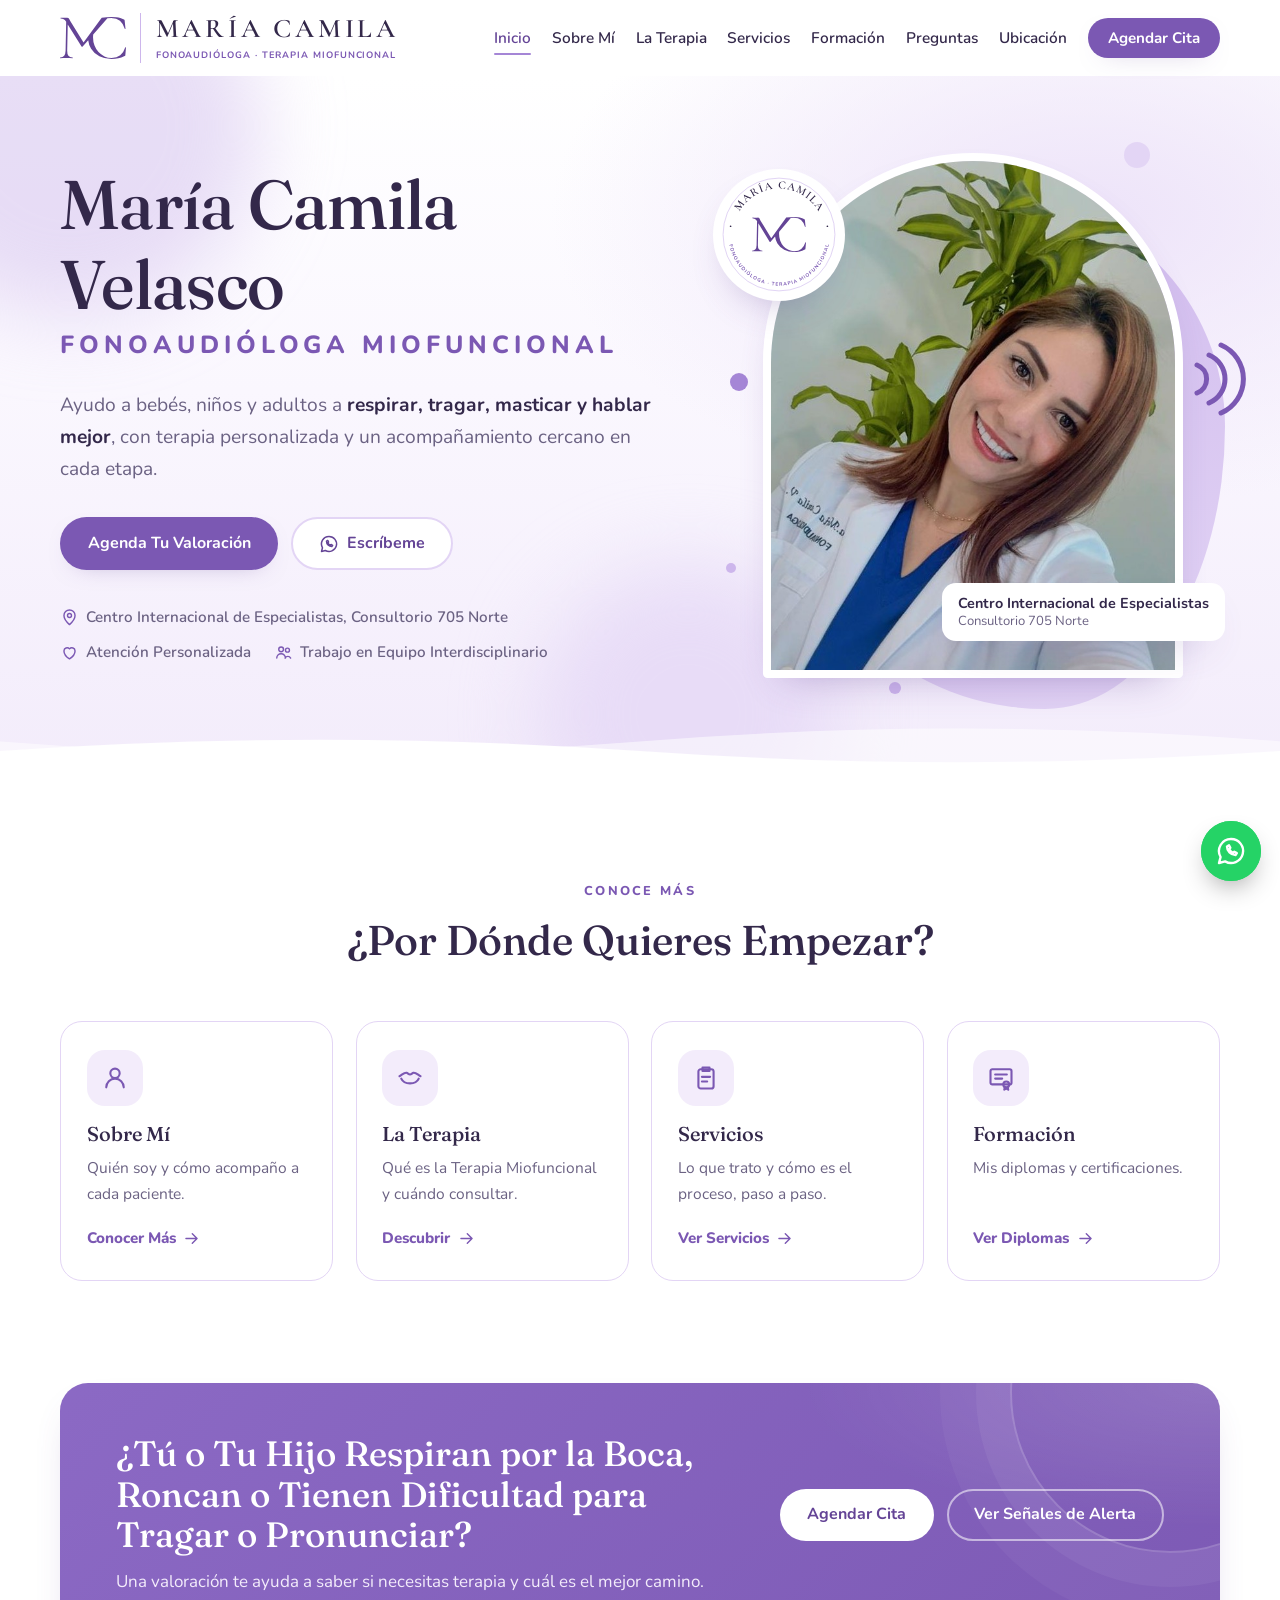
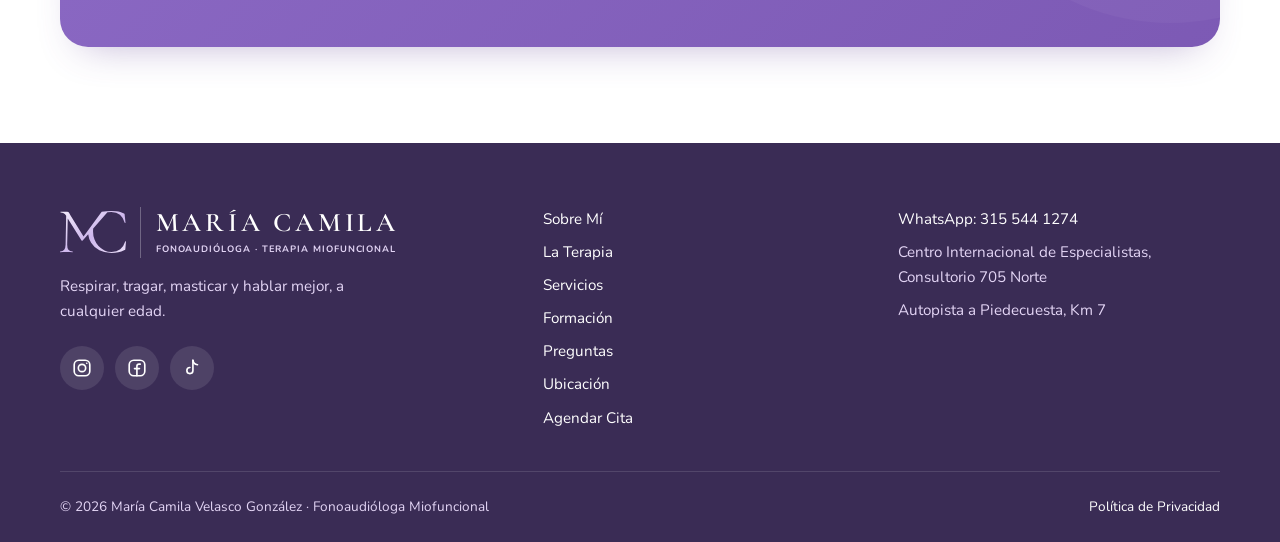
<file: index.html>
<!doctype html>
<html lang="es" class="no-js">
<head>
  <meta charset="utf-8">
  <meta name="viewport" content="width=device-width, initial-scale=1">
  <title>María Camila Velasco | Fonoaudióloga Miofuncional</title>
  <meta name="description" content="Fonoaudióloga Miofuncional. Terapia para respiración oral, deglución atípica, frenillo lingual, ronquido y apoyo a ortodoncia, y valoración auditiva especializada. Centro Internacional de Especialistas (CIE), Consultorio 705 Norte.">
  <meta name="theme-color" content="#7B58B3">

  <!-- Vista previa al compartir el enlace (WhatsApp, Facebook). Si cambia la dirección del sitio, actualizar og:url y og:image. -->
  <meta property="og:type" content="website">
  <meta property="og:title" content="María Camila Velasco | Fonoaudióloga Miofuncional">
  <meta property="og:description" content="Fonoaudióloga Miofuncional. Terapia para respiración oral, deglución atípica, frenillo lingual, ronquido y apoyo a ortodoncia, y valoración auditiva especializada. Centro Internacional de Especialistas (CIE), Consultorio 705 Norte.">
  <meta property="og:url" content="https://anva100.github.io/Pagina_Web_Fonoaudiologa_camila/">
  <meta property="og:image" content="https://anva100.github.io/Pagina_Web_Fonoaudiologa_camila/img/compartir.jpg">
  <meta property="og:locale" content="es_CO">

  <link rel="icon" href="img/favicon.svg" type="image/svg+xml">
  <link rel="apple-touch-icon" href="img/apple-touch-icon.png">

  <link rel="preconnect" href="https://fonts.googleapis.com">
  <link rel="preconnect" href="https://fonts.gstatic.com" crossorigin>
  <link href="https://fonts.googleapis.com/css2?family=Fraunces:opsz,wght@9..144,400;9..144,500;9..144,600&family=Nunito:wght@400;500;600;700;800&display=swap" rel="stylesheet">
  <!-- Letra del logo (solo las letras de "MARÍA CAMILA") -->
  <link href="https://fonts.googleapis.com/css2?family=Cormorant+Garamond:wght@600&text=MAR%C3%8DCIL%20&display=swap" rel="stylesheet">
  <link rel="stylesheet" href="css/styles.css">
</head>
<body>

  <!-- ============ ENCABEZADO ============ -->
  <header class="header" id="header">
    <div class="container header__inner">
      <a href="index.html" class="brand" aria-label="Ir al inicio">
        <img src="img/logo-mc.svg" alt="" class="brand__icon" width="66" height="42">
        <span class="brand__text">
          <span class="brand__name">María Camila</span>
          <span class="brand__sub"><span>Fonoaudióloga ·</span> <span>Terapia Miofuncional</span></span>
        </span>
      </a>

      <nav class="nav" id="nav" aria-label="Navegación principal">
        <a href="index.html" aria-current="page">Inicio</a>
        <a href="sobre-mi.html">Sobre Mí</a>
        <a href="terapia.html">La Terapia</a>
        <a href="servicios.html">Servicios</a>
        <a href="formacion.html">Formación</a>
        <a href="preguntas.html">Preguntas</a>
        <a href="ubicacion.html">Ubicación</a>
        <a href="agenda.html" class="btn btn--primary btn--sm">Agendar Cita</a>
      </nav>

      <button class="nav-toggle" id="navToggle" aria-label="Abrir menú" aria-expanded="false" aria-controls="nav">
        <span></span><span></span><span></span>
      </button>
    </div>
  </header>

  <main>

    <!-- ============ PORTADA ============ -->
    <section class="hero">
      <div class="container hero__grid">
        <div class="hero__text">
          <h1 class="hero__title"><span class="w"><span style="--wi:0">María</span></span> <span class="w"><span style="--wi:1">Camila</span></span> <span class="w"><span style="--wi:2">Velasco</span></span> <span class="hero__subtitle">Fonoaudióloga Miofuncional</span></h1>
          <p class="hero__lead">
            Ayudo a bebés, niños y adultos a <strong>respirar, tragar, masticar y hablar mejor</strong>,
            con terapia personalizada y un acompañamiento cercano en cada etapa.
          </p>
          <div class="hero__actions">
            <a href="agenda.html" class="btn btn--primary">Agenda Tu Valoración</a>
            <a href="https://wa.me/573155441274" class="btn btn--ghost" target="_blank" rel="noopener"><svg class="i" viewBox="0 0 24 24" aria-hidden="true"><path d="M12 3a9 9 0 0 0-7.8 13.5L3 21l4.6-1.2A9 9 0 1 0 12 3z"/><path d="M9 8.6c0 3.4 2.9 6.4 6.4 6.4l1-1.4-1.9-1-1 .8a5.4 5.4 0 0 1-2.8-2.8l.8-1-1-1.9z"/></svg> Escríbeme</a>
          </div>
          <ul class="hero__trust">
            <li><svg class="i" viewBox="0 0 24 24" aria-hidden="true"><path d="M12 21s7-6.2 7-11.5A7 7 0 0 0 5 9.5C5 14.8 12 21 12 21z"/><circle cx="12" cy="9.5" r="2.5"/></svg> Centro Internacional de Especialistas, Consultorio 705 Norte</li>
            <li><svg class="i" viewBox="0 0 24 24" aria-hidden="true"><path d="M12 20s-7-4.4-7-10a4 4 0 0 1 7-2.6A4 4 0 0 1 19 10c0 5.6-7 10-7 10z"/></svg> Atención Personalizada</li>
            <li><svg class="i" viewBox="0 0 24 24" aria-hidden="true"><circle cx="9" cy="8" r="3"/><circle cx="17" cy="9" r="2.5"/><path d="M3.5 19a5.5 5.5 0 0 1 11 0M14 19a4 4 0 0 1 7 0"/></svg> Trabajo en Equipo Interdisciplinario</li>
          </ul>
        </div>

        <div class="hero__media">
          <div class="hero__blob" aria-hidden="true"></div>
          <span class="dot dot--1" aria-hidden="true"></span>
          <span class="dot dot--2" aria-hidden="true"></span>
          <span class="dot dot--3" aria-hidden="true"></span>
          <span class="dot dot--4" aria-hidden="true"></span>
          <svg class="hero__voice" viewBox="0 0 46 74" aria-hidden="true"><path d="M6 23 A 15 15 0 0 1 6 51"/><path d="M18 13 A 26 26 0 0 1 18 61"/><path d="M30 3 A 37 37 0 0 1 30 71"/></svg>
          <div class="hero__seal" aria-hidden="true">
            <img src="img/sello-anillo.svg" alt="" class="hero__seal-ring" width="120" height="120">
            <img src="img/logo-mc.svg" alt="" class="hero__seal-mono" width="66" height="42">
          </div>
          <figure class="hero__photo">
            <img src="img/camila-consultorio.jpg" alt="María Camila Velasco, Fonoaudióloga Miofuncional, en su consultorio" width="624" height="1119">
          </figure>
          <div class="hero__badge hero__badge--bottom">
            <strong>Centro Internacional de Especialistas</strong>
            <span>Consultorio 705 Norte</span>
          </div>
        </div>
      </div>
      <div class="waves" aria-hidden="true"><svg class="wave wave--back" viewBox="0 0 2880 80" preserveAspectRatio="none"><path d="M0 38 Q 360 70 720 38 T 1440 38 T 2160 38 T 2880 38 L2880 80 L0 80 Z"/></svg><svg class="wave wave--front" viewBox="0 0 2880 80" preserveAspectRatio="none"><path d="M0 50 Q 360 22 720 50 T 1440 50 T 2160 50 T 2880 50 L2880 80 L0 80 Z"/></svg></div>
    </section>

    <!-- ============ ACCESOS A LAS SECCIONES ============ -->
    <section class="section">
      <div class="container">
        <div class="section__head reveal">
          <p class="eyebrow">Conoce Más</p>
          <h2>¿Por Dónde Quieres Empezar?</h2>
        </div>
        <div class="shortcuts">
          <a class="shortcut reveal" href="sobre-mi.html">
            <span class="icon-circle"><svg class="i" viewBox="0 0 24 24" aria-hidden="true"><circle cx="12" cy="8" r="4"/><path d="M4.5 20a7.5 7.5 0 0 1 15 0"/></svg></span>
            <h3>Sobre Mí</h3>
            <p>Quién soy y cómo acompaño a cada paciente.</p>
            <span class="shortcut__more">Conocer Más <svg class="i" viewBox="0 0 24 24" aria-hidden="true"><path d="M5 12h14M13 6l6 6-6 6"/></svg></span>
          </a>
          <a class="shortcut reveal" href="terapia.html">
            <span class="icon-circle"><svg class="i" viewBox="0 0 24 24" aria-hidden="true"><path d="M3 10.5c2-1 4-3.4 6-3 1.2.3 1.7 1.5 3 1.5s1.8-1.2 3-1.5c2-.4 4 2 6 3"/><path d="M4.5 12.5c2.5 5.5 12.5 5.5 15 0"/></svg></span>
            <h3>La Terapia</h3>
            <p>Qué es la Terapia Miofuncional y cuándo consultar.</p>
            <span class="shortcut__more">Descubrir <svg class="i" viewBox="0 0 24 24" aria-hidden="true"><path d="M5 12h14M13 6l6 6-6 6"/></svg></span>
          </a>
          <a class="shortcut reveal" href="servicios.html">
            <span class="icon-circle"><svg class="i" viewBox="0 0 24 24" aria-hidden="true"><rect x="5.5" y="4.5" width="13" height="16.5" rx="2"/><path d="M9 3h6v3H9z"/><path d="M8.5 11h7M8.5 15h4.5"/></svg></span>
            <h3>Servicios</h3>
            <p>Lo que trato y cómo es el proceso, paso a paso.</p>
            <span class="shortcut__more">Ver Servicios <svg class="i" viewBox="0 0 24 24" aria-hidden="true"><path d="M5 12h14M13 6l6 6-6 6"/></svg></span>
          </a>
          <a class="shortcut reveal" href="formacion.html">
            <span class="icon-circle"><svg class="i" viewBox="0 0 24 24" aria-hidden="true"><rect x="3" y="4.5" width="18" height="13" rx="1.5"/><path d="M7 9h10M7 12.5h6"/><circle cx="16.5" cy="17.5" r="2.5"/><path d="M15.3 19.6 14.8 22l1.7-.9 1.7.9-.5-2.4"/></svg></span>
            <h3>Formación</h3>
            <p>Mis diplomas y certificaciones.</p>
            <span class="shortcut__more">Ver Diplomas <svg class="i" viewBox="0 0 24 24" aria-hidden="true"><path d="M5 12h14M13 6l6 6-6 6"/></svg></span>
          </a>
        </div>
      </div>
    </section>

    <section class="cta-band">
      <div class="container">
        <div class="cta-band__box reveal">
          <div>
            <h2>¿Tú o Tu Hijo Respiran por la Boca, Roncan o Tienen Dificultad para Tragar o Pronunciar?</h2>
            <p>Una valoración te ayuda a saber si necesitas terapia y cuál es el mejor camino.</p>
          </div>
          <div class="cta-band__actions">
            <a href="agenda.html" class="btn btn--white">Agendar Cita</a>
            <a href="terapia.html#senales" class="btn btn--outline-light">Ver Señales de Alerta</a>
          </div>
        </div>
      </div>
    </section>
  </main>

  <!-- ============ PIE DE PÁGINA ============ -->
  <footer class="footer">
    <div class="container footer__grid">
      <div>
        <a href="index.html" class="brand brand--light">
          <img src="img/logo-mc-claro.svg" alt="" class="brand__icon" width="66" height="42">
          <span class="brand__text">
            <span class="brand__name">María Camila</span>
            <span class="brand__sub"><span>Fonoaudióloga ·</span> <span>Terapia Miofuncional</span></span>
          </span>
        </a>
        <p class="footer__tag">Respirar, tragar, masticar y hablar mejor, a cualquier edad.</p>
        <nav class="social social--light" aria-label="Redes sociales">
          <a href="https://www.instagram.com/fonoaudiologamariacamila/" target="_blank" rel="noopener" aria-label="Instagram"><svg class="i" viewBox="0 0 24 24" aria-hidden="true"><rect x="3.5" y="3.5" width="17" height="17" rx="5"/><circle cx="12" cy="12" r="4"/><path d="M17.2 6.8h.01"/></svg></a>
          <a href="https://www.facebook.com/fonomariacamila" target="_blank" rel="noopener" aria-label="Facebook"><svg class="i" viewBox="0 0 24 24" aria-hidden="true"><rect x="3.5" y="3.5" width="17" height="17" rx="5"/><path d="M15.5 7.8h-1.3a2.3 2.3 0 0 0-2.3 2.3v10.4M9.3 12.6h5.4"/></svg></a>
          <a href="https://www.tiktok.com/@camilavelasco100" target="_blank" rel="noopener" aria-label="TikTok"><svg class="i" viewBox="0 0 24 24" aria-hidden="true"><path d="M13 3.5v11.3a3.3 3.3 0 1 1-3.3-3.3"/><path d="M13 3.5c.3 2.7 2.3 4.7 5 4.9"/></svg></a>
        </nav>
      </div>
      <nav class="footer__nav" aria-label="Enlaces del pie de página">
        <a href="sobre-mi.html">Sobre Mí</a>
        <a href="terapia.html">La Terapia</a>
        <a href="servicios.html">Servicios</a>
        <a href="formacion.html">Formación</a>
        <a href="preguntas.html">Preguntas</a>
        <a href="ubicacion.html">Ubicación</a>
        <a href="agenda.html">Agendar Cita</a>
      </nav>
      <div class="footer__contact">
        <a href="https://wa.me/573155441274" target="_blank" rel="noopener">WhatsApp: 315 544 1274</a>
        <span>Centro Internacional de Especialistas, Consultorio 705 Norte</span>
        <span>Autopista a Piedecuesta, Km 7</span>
      </div>
    </div>
    <div class="container footer__bottom">
      <span>© <span id="year">2026</span> María Camila Velasco González · Fonoaudióloga Miofuncional</span>
      <a href="privacidad.html">Política de Privacidad</a>
    </div>
  </footer>

  <!-- Botón flotante de WhatsApp -->
  <a href="https://wa.me/573155441274" class="wa-float" target="_blank" rel="noopener" aria-label="Escribir por WhatsApp">
    <span class="wa-float__tip">¿Agendamos tu cita? Escríbeme</span>
    <svg viewBox="0 0 24 24" aria-hidden="true"><path d="M12 3a9 9 0 0 0-7.8 13.5L3 21l4.6-1.2A9 9 0 1 0 12 3z"/><path d="M9 8.6c0 3.4 2.9 6.4 6.4 6.4l1-1.4-1.9-1-1 .8a5.4 5.4 0 0 1-2.8-2.8l.8-1-1-1.9z"/></svg>
  </a>

  <script src="js/main.js"></script>
</body>
</html>
</file>
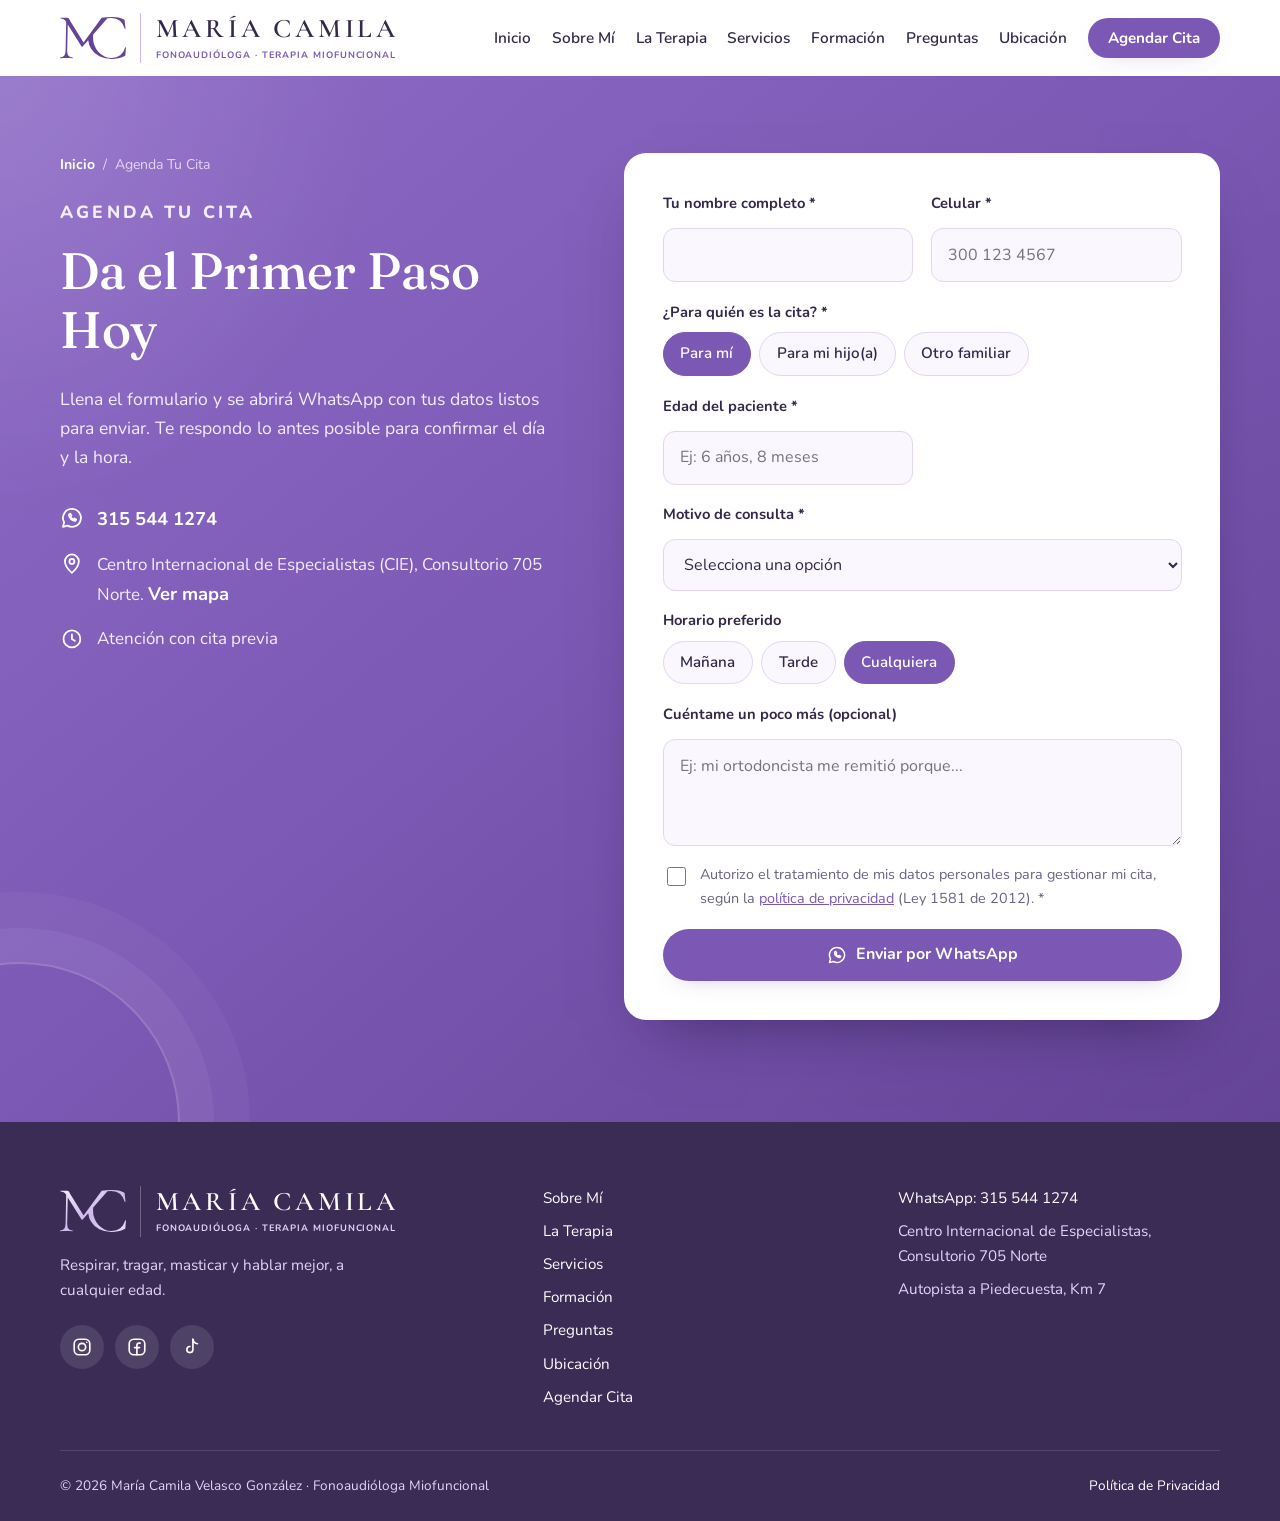
<file: agenda.html>
<!doctype html>
<html lang="es" class="no-js">
<head>
  <meta charset="utf-8">
  <meta name="viewport" content="width=device-width, initial-scale=1">
  <title>Agenda Tu Cita | María Camila Velasco · Fonoaudióloga Miofuncional</title>
  <meta name="description" content="Agenda tu valoración de Terapia Miofuncional con María Camila Velasco. Llena el formulario y confirma tu cita por WhatsApp.">
  <meta name="theme-color" content="#7B58B3">

  <!-- Vista previa al compartir el enlace (WhatsApp, Facebook). Si cambia la dirección del sitio, actualizar og:url y og:image. -->
  <meta property="og:type" content="website">
  <meta property="og:title" content="Agenda Tu Cita | María Camila Velasco · Fonoaudióloga Miofuncional">
  <meta property="og:description" content="Agenda tu valoración de Terapia Miofuncional con María Camila Velasco. Llena el formulario y confirma tu cita por WhatsApp.">
  <meta property="og:url" content="https://anva100.github.io/Pagina_Web_Fonoaudiologa_camila/agenda.html">
  <meta property="og:image" content="https://anva100.github.io/Pagina_Web_Fonoaudiologa_camila/img/compartir.jpg">
  <meta property="og:locale" content="es_CO">

  <link rel="icon" href="img/favicon.svg" type="image/svg+xml">
  <link rel="apple-touch-icon" href="img/apple-touch-icon.png">

  <link rel="preconnect" href="https://fonts.googleapis.com">
  <link rel="preconnect" href="https://fonts.gstatic.com" crossorigin>
  <link href="https://fonts.googleapis.com/css2?family=Fraunces:opsz,wght@9..144,400;9..144,500;9..144,600&family=Nunito:wght@400;500;600;700;800&display=swap" rel="stylesheet">
  <!-- Letra del logo (solo las letras de "MARÍA CAMILA") -->
  <link href="https://fonts.googleapis.com/css2?family=Cormorant+Garamond:wght@600&text=MAR%C3%8DCIL%20&display=swap" rel="stylesheet">
  <link rel="stylesheet" href="css/styles.css">
</head>
<body>

  <!-- ============ ENCABEZADO ============ -->
  <header class="header" id="header">
    <div class="container header__inner">
      <a href="index.html" class="brand" aria-label="Ir al inicio">
        <img src="img/logo-mc.svg" alt="" class="brand__icon" width="66" height="42">
        <span class="brand__text">
          <span class="brand__name">María Camila</span>
          <span class="brand__sub"><span>Fonoaudióloga ·</span> <span>Terapia Miofuncional</span></span>
        </span>
      </a>

      <nav class="nav" id="nav" aria-label="Navegación principal">
        <a href="index.html">Inicio</a>
        <a href="sobre-mi.html">Sobre Mí</a>
        <a href="terapia.html">La Terapia</a>
        <a href="servicios.html">Servicios</a>
        <a href="formacion.html">Formación</a>
        <a href="preguntas.html">Preguntas</a>
        <a href="ubicacion.html">Ubicación</a>
        <a href="agenda.html" class="btn btn--primary btn--sm" aria-current="page">Agendar Cita</a>
      </nav>

      <button class="nav-toggle" id="navToggle" aria-label="Abrir menú" aria-expanded="false" aria-controls="nav">
        <span></span><span></span><span></span>
      </button>
    </div>
  </header>

  <main>

    <section class="section agenda agenda--page">
      <div class="container agenda__grid">
        <div class="agenda__info reveal reveal--left">
          <nav class="crumbs" aria-label="Ruta de navegación"><a href="index.html">Inicio</a><span aria-hidden="true">/</span><span aria-current="page">Agenda Tu Cita</span></nav>
          <p class="eyebrow eyebrow--light">Agenda Tu Cita</p>
          <h1>Da el Primer Paso Hoy</h1>
          <p>
            Llena el formulario y se abrirá WhatsApp con tus datos listos para enviar.
            Te respondo lo antes posible para confirmar el día y la hora.
          </p>
          <ul class="contact-list">
            <li><svg class="i" viewBox="0 0 24 24" aria-hidden="true"><path d="M12 3a9 9 0 0 0-7.8 13.5L3 21l4.6-1.2A9 9 0 1 0 12 3z"/><path d="M9 8.6c0 3.4 2.9 6.4 6.4 6.4l1-1.4-1.9-1-1 .8a5.4 5.4 0 0 1-2.8-2.8l.8-1-1-1.9z"/></svg><a href="https://wa.me/573155441274" target="_blank" rel="noopener">315 544 1274</a></li>
            <li><svg class="i" viewBox="0 0 24 24" aria-hidden="true"><path d="M12 21s7-6.2 7-11.5A7 7 0 0 0 5 9.5C5 14.8 12 21 12 21z"/><circle cx="12" cy="9.5" r="2.5"/></svg><span>Centro Internacional de Especialistas (CIE), Consultorio 705 Norte. <a class="link-light" href="ubicacion.html">Ver mapa</a></span></li>
            <li><svg class="i" viewBox="0 0 24 24" aria-hidden="true"><circle cx="12" cy="12" r="8.5"/><path d="M12 7.5V12l3 2"/></svg><span>Atención con cita previa</span></li>
          </ul>
        </div>

        <form class="form reveal reveal--right" id="formCita" novalidate>
          <div class="form__row">
            <label class="field">
              <span>Tu nombre completo *</span>
              <input type="text" name="nombre" autocomplete="name" required>
            </label>
            <label class="field">
              <span>Celular *</span>
              <input type="tel" name="celular" autocomplete="tel" inputmode="tel" placeholder="300 123 4567" required>
            </label>
          </div>

          <fieldset class="field">
            <legend>¿Para quién es la cita? *</legend>
            <div class="chips">
              <label class="chip"><input type="radio" name="para" value="Para mí" checked><span>Para mí</span></label>
              <label class="chip"><input type="radio" name="para" value="Para mi hijo(a)"><span>Para mi hijo(a)</span></label>
              <label class="chip"><input type="radio" name="para" value="Para otro familiar"><span>Otro familiar</span></label>
            </div>
          </fieldset>

          <div class="form__row">
            <label class="field" id="campoPaciente" hidden>
              <span>Nombre del paciente *</span>
              <input type="text" name="paciente">
            </label>
            <label class="field">
              <span>Edad del paciente *</span>
              <input type="text" name="edad" placeholder="Ej: 6 años, 8 meses" required>
            </label>
          </div>

          <label class="field">
            <span>Motivo de consulta *</span>
            <select name="motivo" required>
              <option value="">Selecciona una opción</option>
              <option>Valoración general</option>
              <option>Valoración auditiva o limpieza de oído</option>
              <option>Respiración oral o ronquido</option>
              <option>Deglución atípica o hábitos (chupo, dedo, tetero)</option>
              <option>Frenillo lingual o lactancia</option>
              <option>Remisión de ortodoncia u odontología</option>
              <option>Pronunciación y habla</option>
              <option>Dolor o ruidos en la mandíbula (ATM)</option>
              <option>Parálisis facial</option>
              <option>Otro</option>
            </select>
          </label>

          <fieldset class="field">
            <legend>Horario preferido</legend>
            <div class="chips">
              <label class="chip"><input type="radio" name="horario" value="Mañana"><span>Mañana</span></label>
              <label class="chip"><input type="radio" name="horario" value="Tarde"><span>Tarde</span></label>
              <label class="chip"><input type="radio" name="horario" value="Cualquiera" checked><span>Cualquiera</span></label>
            </div>
          </fieldset>

          <label class="field">
            <span>Cuéntame un poco más (opcional)</span>
            <textarea name="mensaje" rows="3" placeholder="Ej: mi ortodoncista me remitió porque..."></textarea>
          </label>

          <label class="consent">
            <input type="checkbox" name="autorizo" required>
            <span>Autorizo el tratamiento de mis datos personales para gestionar mi cita, según la
              <a href="privacidad.html" target="_blank" rel="noopener">política de privacidad</a> (Ley 1581 de 2012). *</span>
          </label>

          <p class="form__error" id="formError" role="alert" hidden></p>
          <p class="form__ok" id="formOk" role="status" hidden><svg viewBox="0 0 24 24" aria-hidden="true"><circle cx="12" cy="12" r="10"/><path d="M7 12.5l3.2 3.2L17 9"/></svg><span>¡Listo! Se abrió WhatsApp con tus datos. Solo falta que presiones <strong>enviar</strong>.</span></p>

          <button type="submit" class="btn btn--primary btn--block"><svg class="i" viewBox="0 0 24 24" aria-hidden="true"><path d="M12 3a9 9 0 0 0-7.8 13.5L3 21l4.6-1.2A9 9 0 1 0 12 3z"/><path d="M9 8.6c0 3.4 2.9 6.4 6.4 6.4l1-1.4-1.9-1-1 .8a5.4 5.4 0 0 1-2.8-2.8l.8-1-1-1.9z"/></svg> Enviar por WhatsApp</button>
        </form>
      </div>
    </section>
  </main>

  <!-- ============ PIE DE PÁGINA ============ -->
  <footer class="footer">
    <div class="container footer__grid">
      <div>
        <a href="index.html" class="brand brand--light">
          <img src="img/logo-mc-claro.svg" alt="" class="brand__icon" width="66" height="42">
          <span class="brand__text">
            <span class="brand__name">María Camila</span>
            <span class="brand__sub"><span>Fonoaudióloga ·</span> <span>Terapia Miofuncional</span></span>
          </span>
        </a>
        <p class="footer__tag">Respirar, tragar, masticar y hablar mejor, a cualquier edad.</p>
        <nav class="social social--light" aria-label="Redes sociales">
          <a href="https://www.instagram.com/fonoaudiologamariacamila/" target="_blank" rel="noopener" aria-label="Instagram"><svg class="i" viewBox="0 0 24 24" aria-hidden="true"><rect x="3.5" y="3.5" width="17" height="17" rx="5"/><circle cx="12" cy="12" r="4"/><path d="M17.2 6.8h.01"/></svg></a>
          <a href="https://www.facebook.com/fonomariacamila" target="_blank" rel="noopener" aria-label="Facebook"><svg class="i" viewBox="0 0 24 24" aria-hidden="true"><rect x="3.5" y="3.5" width="17" height="17" rx="5"/><path d="M15.5 7.8h-1.3a2.3 2.3 0 0 0-2.3 2.3v10.4M9.3 12.6h5.4"/></svg></a>
          <a href="https://www.tiktok.com/@camilavelasco100" target="_blank" rel="noopener" aria-label="TikTok"><svg class="i" viewBox="0 0 24 24" aria-hidden="true"><path d="M13 3.5v11.3a3.3 3.3 0 1 1-3.3-3.3"/><path d="M13 3.5c.3 2.7 2.3 4.7 5 4.9"/></svg></a>
        </nav>
      </div>
      <nav class="footer__nav" aria-label="Enlaces del pie de página">
        <a href="sobre-mi.html">Sobre Mí</a>
        <a href="terapia.html">La Terapia</a>
        <a href="servicios.html">Servicios</a>
        <a href="formacion.html">Formación</a>
        <a href="preguntas.html">Preguntas</a>
        <a href="ubicacion.html">Ubicación</a>
        <a href="agenda.html">Agendar Cita</a>
      </nav>
      <div class="footer__contact">
        <a href="https://wa.me/573155441274" target="_blank" rel="noopener">WhatsApp: 315 544 1274</a>
        <span>Centro Internacional de Especialistas, Consultorio 705 Norte</span>
        <span>Autopista a Piedecuesta, Km 7</span>
      </div>
    </div>
    <div class="container footer__bottom">
      <span>© <span id="year">2026</span> María Camila Velasco González · Fonoaudióloga Miofuncional</span>
      <a href="privacidad.html">Política de Privacidad</a>
    </div>
  </footer>


  <script src="js/main.js"></script>
</body>
</html>
</file>
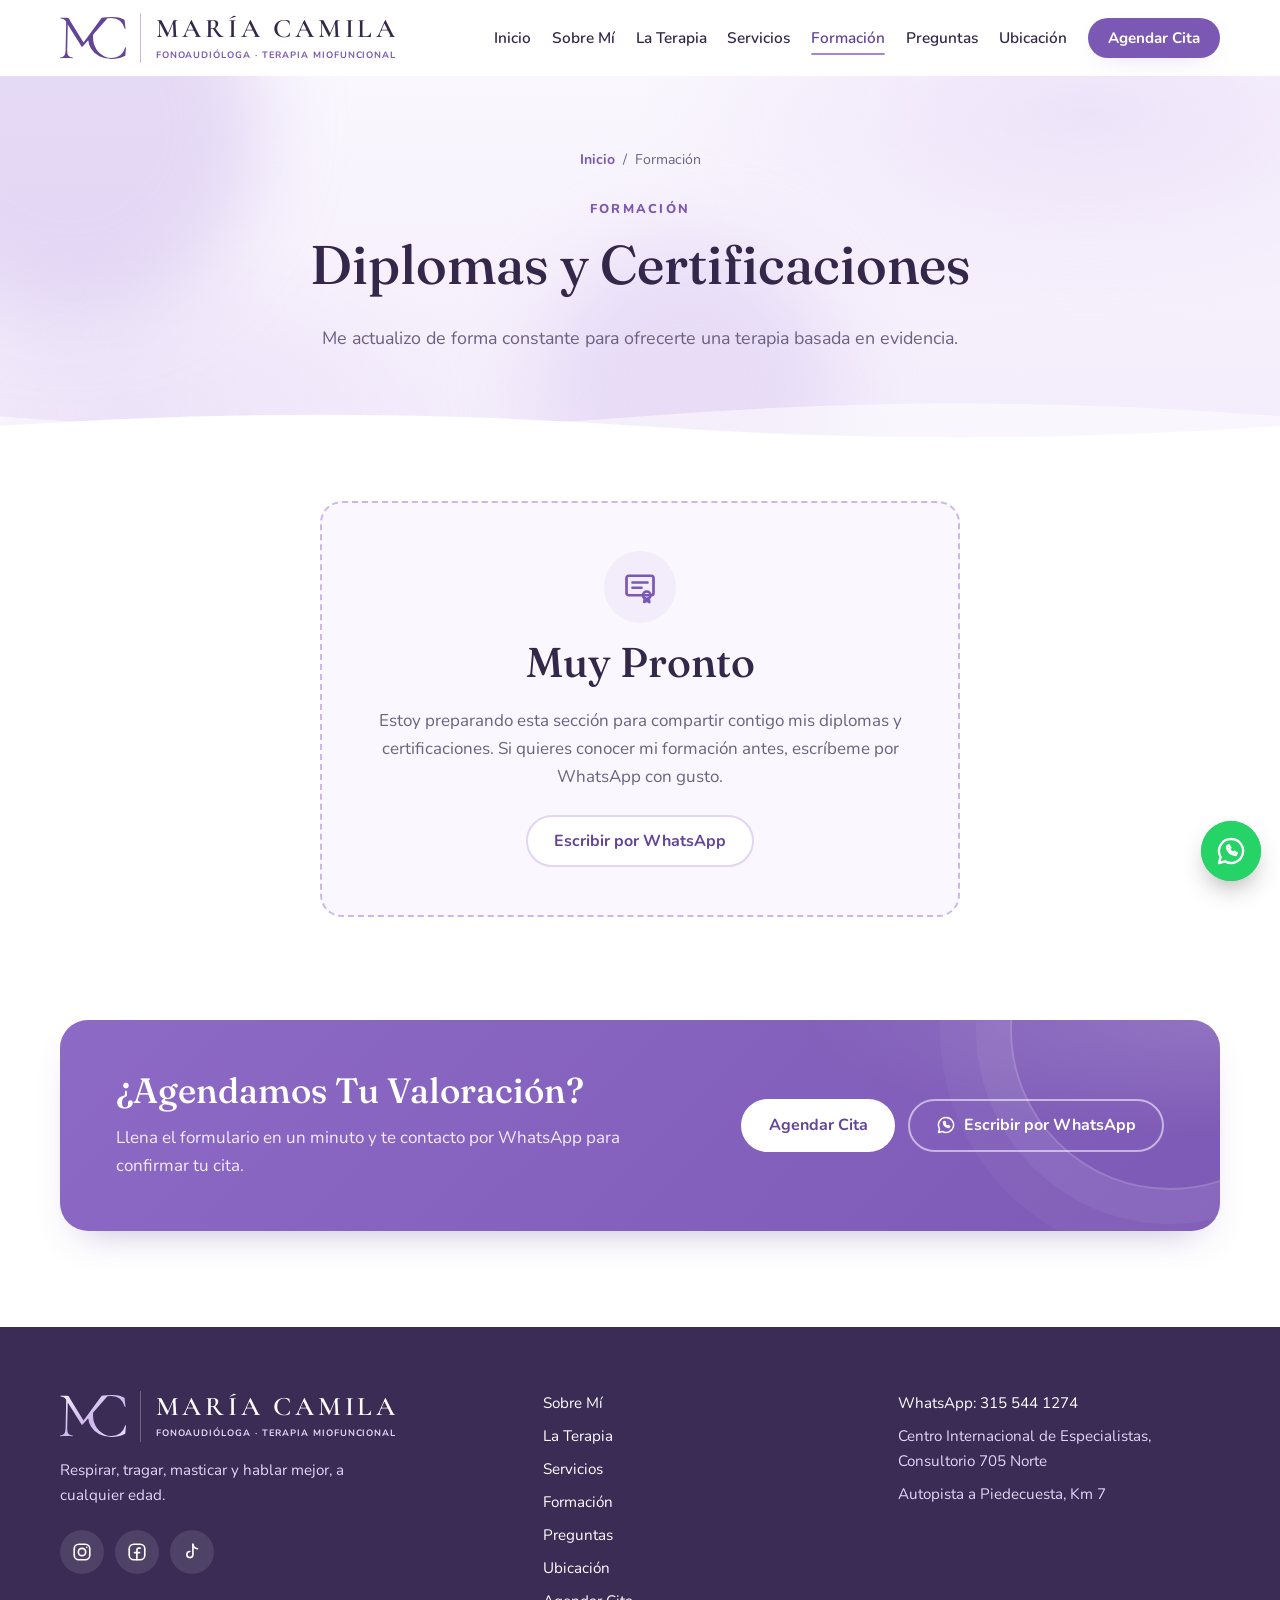
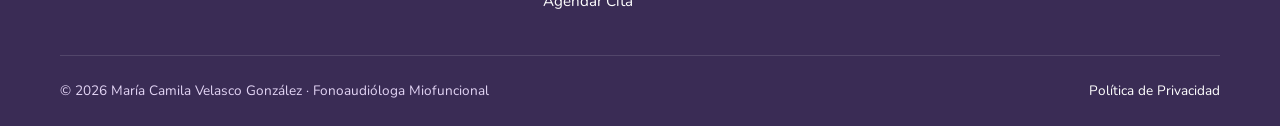
<file: formacion.html>
<!doctype html>
<html lang="es" class="no-js">
<head>
  <meta charset="utf-8">
  <meta name="viewport" content="width=device-width, initial-scale=1">
  <title>Formación y Diplomas | María Camila Velasco · Fonoaudióloga Miofuncional</title>
  <meta name="description" content="Diplomas y certificaciones de María Camila Velasco González, Fonoaudióloga Miofuncional.">
  <meta name="theme-color" content="#7B58B3">

  <!-- Vista previa al compartir el enlace (WhatsApp, Facebook). Si cambia la dirección del sitio, actualizar og:url y og:image. -->
  <meta property="og:type" content="website">
  <meta property="og:title" content="Formación y Diplomas | María Camila Velasco · Fonoaudióloga Miofuncional">
  <meta property="og:description" content="Diplomas y certificaciones de María Camila Velasco González, Fonoaudióloga Miofuncional.">
  <meta property="og:url" content="https://anva100.github.io/Pagina_Web_Fonoaudiologa_camila/formacion.html">
  <meta property="og:image" content="https://anva100.github.io/Pagina_Web_Fonoaudiologa_camila/img/compartir.jpg">
  <meta property="og:locale" content="es_CO">

  <link rel="icon" href="img/favicon.svg" type="image/svg+xml">
  <link rel="apple-touch-icon" href="img/apple-touch-icon.png">

  <link rel="preconnect" href="https://fonts.googleapis.com">
  <link rel="preconnect" href="https://fonts.gstatic.com" crossorigin>
  <link href="https://fonts.googleapis.com/css2?family=Fraunces:opsz,wght@9..144,400;9..144,500;9..144,600&family=Nunito:wght@400;500;600;700;800&display=swap" rel="stylesheet">
  <!-- Letra del logo (solo las letras de "MARÍA CAMILA") -->
  <link href="https://fonts.googleapis.com/css2?family=Cormorant+Garamond:wght@600&text=MAR%C3%8DCIL%20&display=swap" rel="stylesheet">
  <link rel="stylesheet" href="css/styles.css">
</head>
<body>

  <!-- ============ ENCABEZADO ============ -->
  <header class="header" id="header">
    <div class="container header__inner">
      <a href="index.html" class="brand" aria-label="Ir al inicio">
        <img src="img/logo-mc.svg" alt="" class="brand__icon" width="66" height="42">
        <span class="brand__text">
          <span class="brand__name">María Camila</span>
          <span class="brand__sub"><span>Fonoaudióloga ·</span> <span>Terapia Miofuncional</span></span>
        </span>
      </a>

      <nav class="nav" id="nav" aria-label="Navegación principal">
        <a href="index.html">Inicio</a>
        <a href="sobre-mi.html">Sobre Mí</a>
        <a href="terapia.html">La Terapia</a>
        <a href="servicios.html">Servicios</a>
        <a href="formacion.html" aria-current="page">Formación</a>
        <a href="preguntas.html">Preguntas</a>
        <a href="ubicacion.html">Ubicación</a>
        <a href="agenda.html" class="btn btn--primary btn--sm">Agendar Cita</a>
      </nav>

      <button class="nav-toggle" id="navToggle" aria-label="Abrir menú" aria-expanded="false" aria-controls="nav">
        <span></span><span></span><span></span>
      </button>
    </div>
  </header>

  <main>

    <section class="page-hero">
      <div class="container">
        <nav class="crumbs" aria-label="Ruta de navegación"><a href="index.html">Inicio</a><span aria-hidden="true">/</span><span aria-current="page">Formación</span></nav>
        <p class="eyebrow">Formación</p>
        <h1>Diplomas y Certificaciones</h1>
        <p class="lead">Me actualizo de forma constante para ofrecerte una terapia basada en evidencia.</p>
      </div>
      <div class="waves" aria-hidden="true"><svg class="wave wave--back" viewBox="0 0 2880 80" preserveAspectRatio="none"><path d="M0 38 Q 360 70 720 38 T 1440 38 T 2160 38 T 2880 38 L2880 80 L0 80 Z"/></svg><svg class="wave wave--front" viewBox="0 0 2880 80" preserveAspectRatio="none"><path d="M0 50 Q 360 22 720 50 T 1440 50 T 2160 50 T 2880 50 L2880 80 L0 80 Z"/></svg></div>
    </section>

    <!--
      PARA AGREGAR UN DIPLOMA:
      1. Guarda la foto del diploma en la carpeta img/diplomas/  (ej: img/diplomas/pregrado.jpg)
      2. Copia el bloque de ejemplo de abajo, cambia la ruta y los textos, y borra un bloque "placeholder".
    -->
    <section class="section">
      <div class="container">
        <!-- Mientras llegan los diplomas se muestra este aviso. Al agregarlos, borrar este bloque "soon"
             y descomentar la nota: <p class="note reveal">Toca un diploma para verlo en grande.</p> -->
        <div class="soon reveal reveal--zoom">
          <span class="icon-circle"><svg class="i" viewBox="0 0 24 24" aria-hidden="true"><rect x="3" y="4.5" width="18" height="13" rx="1.5"/><path d="M7 9h10M7 12.5h6"/><circle cx="16.5" cy="17.5" r="2.5"/><path d="M15.3 19.6 14.8 22l1.7-.9 1.7.9-.5-2.4"/></svg></span>
          <h2>Muy Pronto</h2>
          <p>Estoy preparando esta sección para compartir contigo mis diplomas y certificaciones.
             Si quieres conocer mi formación antes, escríbeme por WhatsApp con gusto.</p>
          <a href="https://wa.me/573155441274" class="btn btn--ghost" target="_blank" rel="noopener">Escribir por WhatsApp</a>
        </div>
        <div class="diplomas" id="diplomas">
          <!-- Ejemplo de diploma real:
          <figure class="diploma">
            <img class="diploma__img" src="img/diplomas/pregrado.jpg" alt="Diploma de Fonoaudiología" loading="lazy">
            <figcaption><strong>Fonoaudiología</strong><span>Universidad X · 2015</span></figcaption>
          </figure>
          -->
        </div>
      </div>
    </section>

    <section class="cta-band">
      <div class="container">
        <div class="cta-band__box reveal">
          <div>
            <h2>¿Agendamos Tu Valoración?</h2>
            <p>Llena el formulario en un minuto y te contacto por WhatsApp para confirmar tu cita.</p>
          </div>
          <div class="cta-band__actions">
            <a href="agenda.html" class="btn btn--white">Agendar Cita</a>
            <a href="https://wa.me/573155441274" class="btn btn--outline-light" target="_blank" rel="noopener"><svg class="i" viewBox="0 0 24 24" aria-hidden="true"><path d="M12 3a9 9 0 0 0-7.8 13.5L3 21l4.6-1.2A9 9 0 1 0 12 3z"/><path d="M9 8.6c0 3.4 2.9 6.4 6.4 6.4l1-1.4-1.9-1-1 .8a5.4 5.4 0 0 1-2.8-2.8l.8-1-1-1.9z"/></svg> Escribir por WhatsApp</a>
          </div>
        </div>
      </div>
    </section>
  </main>

  <!-- ============ PIE DE PÁGINA ============ -->
  <footer class="footer">
    <div class="container footer__grid">
      <div>
        <a href="index.html" class="brand brand--light">
          <img src="img/logo-mc-claro.svg" alt="" class="brand__icon" width="66" height="42">
          <span class="brand__text">
            <span class="brand__name">María Camila</span>
            <span class="brand__sub"><span>Fonoaudióloga ·</span> <span>Terapia Miofuncional</span></span>
          </span>
        </a>
        <p class="footer__tag">Respirar, tragar, masticar y hablar mejor, a cualquier edad.</p>
        <nav class="social social--light" aria-label="Redes sociales">
          <a href="https://www.instagram.com/fonoaudiologamariacamila/" target="_blank" rel="noopener" aria-label="Instagram"><svg class="i" viewBox="0 0 24 24" aria-hidden="true"><rect x="3.5" y="3.5" width="17" height="17" rx="5"/><circle cx="12" cy="12" r="4"/><path d="M17.2 6.8h.01"/></svg></a>
          <a href="https://www.facebook.com/fonomariacamila" target="_blank" rel="noopener" aria-label="Facebook"><svg class="i" viewBox="0 0 24 24" aria-hidden="true"><rect x="3.5" y="3.5" width="17" height="17" rx="5"/><path d="M15.5 7.8h-1.3a2.3 2.3 0 0 0-2.3 2.3v10.4M9.3 12.6h5.4"/></svg></a>
          <a href="https://www.tiktok.com/@camilavelasco100" target="_blank" rel="noopener" aria-label="TikTok"><svg class="i" viewBox="0 0 24 24" aria-hidden="true"><path d="M13 3.5v11.3a3.3 3.3 0 1 1-3.3-3.3"/><path d="M13 3.5c.3 2.7 2.3 4.7 5 4.9"/></svg></a>
        </nav>
      </div>
      <nav class="footer__nav" aria-label="Enlaces del pie de página">
        <a href="sobre-mi.html">Sobre Mí</a>
        <a href="terapia.html">La Terapia</a>
        <a href="servicios.html">Servicios</a>
        <a href="formacion.html">Formación</a>
        <a href="preguntas.html">Preguntas</a>
        <a href="ubicacion.html">Ubicación</a>
        <a href="agenda.html">Agendar Cita</a>
      </nav>
      <div class="footer__contact">
        <a href="https://wa.me/573155441274" target="_blank" rel="noopener">WhatsApp: 315 544 1274</a>
        <span>Centro Internacional de Especialistas, Consultorio 705 Norte</span>
        <span>Autopista a Piedecuesta, Km 7</span>
      </div>
    </div>
    <div class="container footer__bottom">
      <span>© <span id="year">2026</span> María Camila Velasco González · Fonoaudióloga Miofuncional</span>
      <a href="privacidad.html">Política de Privacidad</a>
    </div>
  </footer>

  <!-- Botón flotante de WhatsApp -->
  <a href="https://wa.me/573155441274" class="wa-float" target="_blank" rel="noopener" aria-label="Escribir por WhatsApp">
    <span class="wa-float__tip">¿Agendamos tu cita? Escríbeme</span>
    <svg viewBox="0 0 24 24" aria-hidden="true"><path d="M12 3a9 9 0 0 0-7.8 13.5L3 21l4.6-1.2A9 9 0 1 0 12 3z"/><path d="M9 8.6c0 3.4 2.9 6.4 6.4 6.4l1-1.4-1.9-1-1 .8a5.4 5.4 0 0 1-2.8-2.8l.8-1-1-1.9z"/></svg>
  </a>

  <!-- Visor de diplomas -->
  <dialog class="lightbox" id="lightbox">
    <button class="lightbox__close" id="lightboxClose" aria-label="Cerrar">×</button>
    <img id="lightboxImg" alt="">
    <p id="lightboxCaption"></p>
  </dialog>

  <script src="js/main.js"></script>
</body>
</html>
</file>
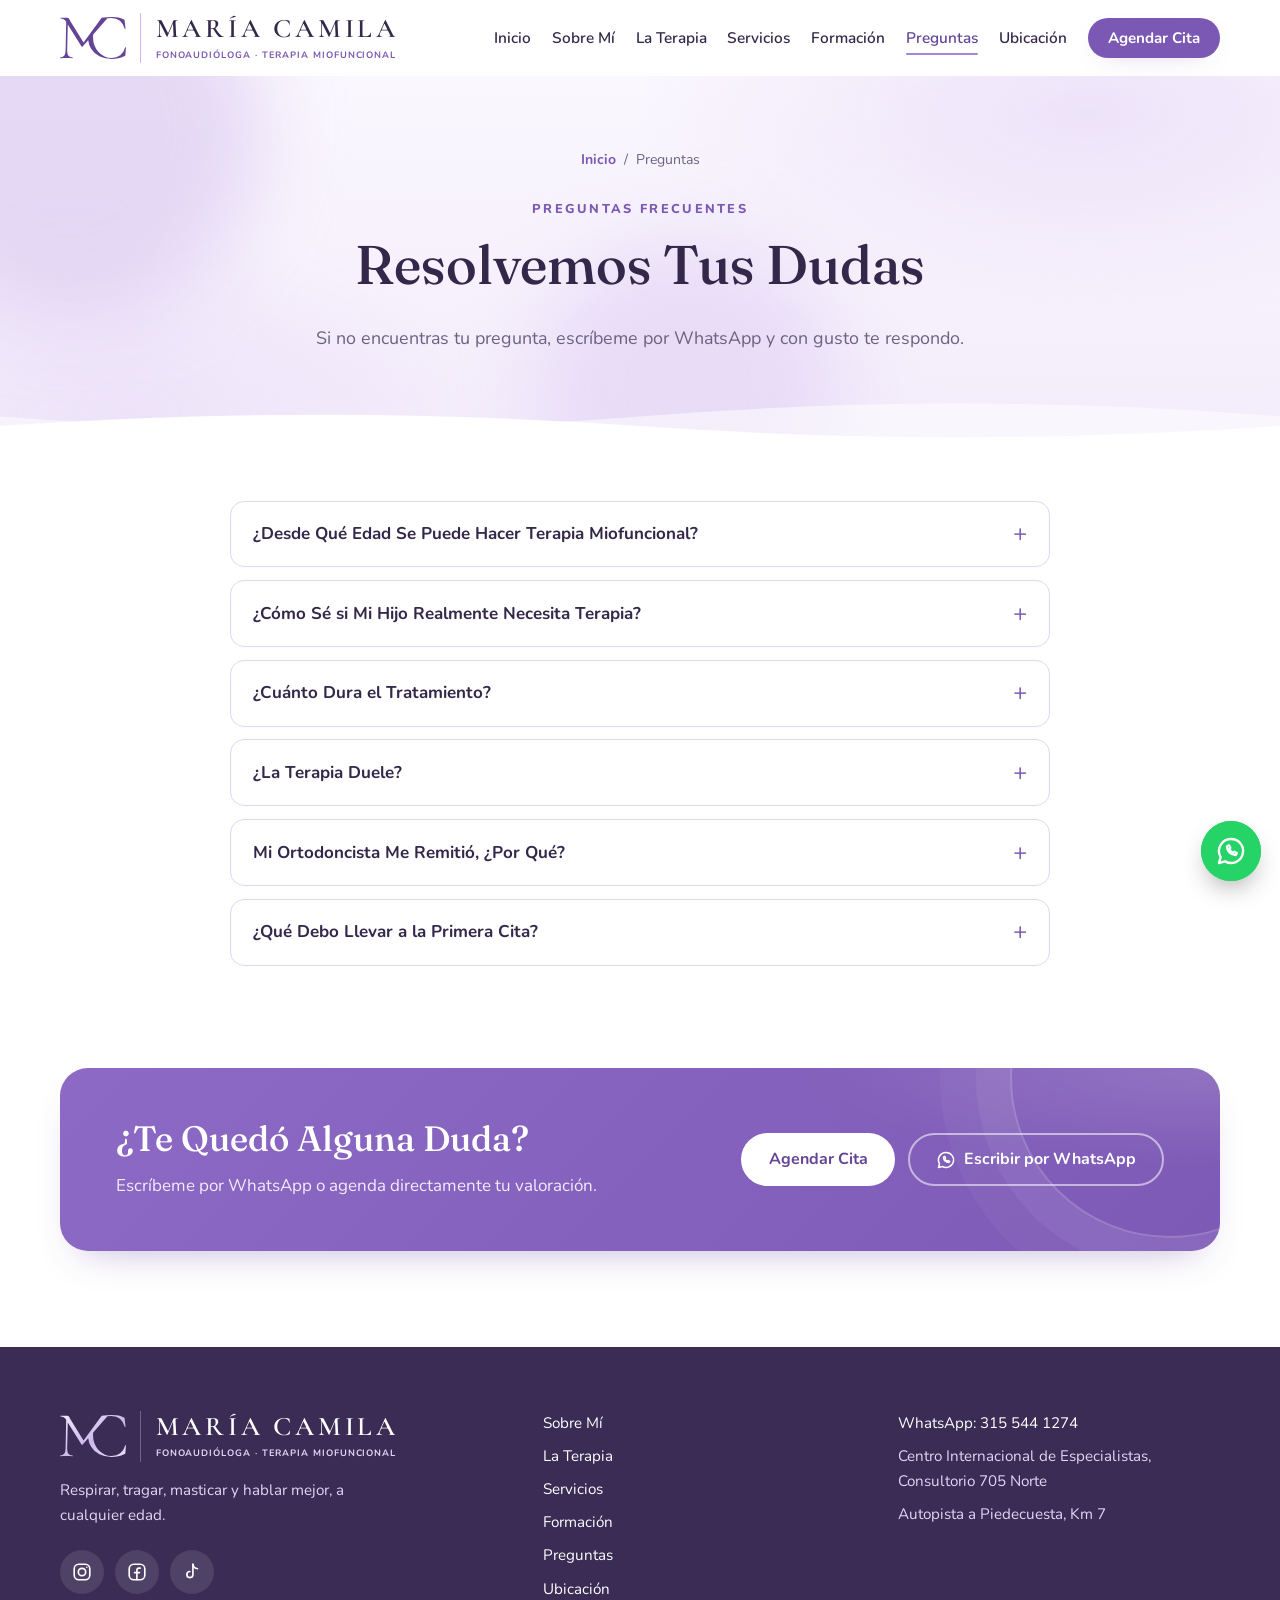
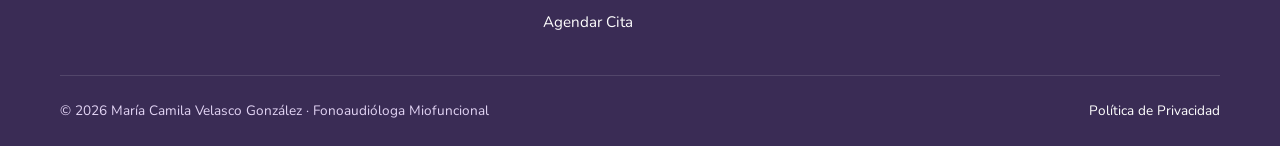
<file: preguntas.html>
<!doctype html>
<html lang="es" class="no-js">
<head>
  <meta charset="utf-8">
  <meta name="viewport" content="width=device-width, initial-scale=1">
  <title>Preguntas Frecuentes | María Camila Velasco · Fonoaudióloga Miofuncional</title>
  <meta name="description" content="Respuestas sobre la Terapia Miofuncional: edad para iniciar, duración, remisión de ortodoncia y qué llevar a la primera cita.">
  <meta name="theme-color" content="#7B58B3">

  <!-- Vista previa al compartir el enlace (WhatsApp, Facebook). Si cambia la dirección del sitio, actualizar og:url y og:image. -->
  <meta property="og:type" content="website">
  <meta property="og:title" content="Preguntas Frecuentes | María Camila Velasco · Fonoaudióloga Miofuncional">
  <meta property="og:description" content="Respuestas sobre la Terapia Miofuncional: edad para iniciar, duración, remisión de ortodoncia y qué llevar a la primera cita.">
  <meta property="og:url" content="https://anva100.github.io/Pagina_Web_Fonoaudiologa_camila/preguntas.html">
  <meta property="og:image" content="https://anva100.github.io/Pagina_Web_Fonoaudiologa_camila/img/compartir.jpg">
  <meta property="og:locale" content="es_CO">

  <link rel="icon" href="img/favicon.svg" type="image/svg+xml">
  <link rel="apple-touch-icon" href="img/apple-touch-icon.png">

  <link rel="preconnect" href="https://fonts.googleapis.com">
  <link rel="preconnect" href="https://fonts.gstatic.com" crossorigin>
  <link href="https://fonts.googleapis.com/css2?family=Fraunces:opsz,wght@9..144,400;9..144,500;9..144,600&family=Nunito:wght@400;500;600;700;800&display=swap" rel="stylesheet">
  <!-- Letra del logo (solo las letras de "MARÍA CAMILA") -->
  <link href="https://fonts.googleapis.com/css2?family=Cormorant+Garamond:wght@600&text=MAR%C3%8DCIL%20&display=swap" rel="stylesheet">
  <link rel="stylesheet" href="css/styles.css">
</head>
<body>

  <!-- ============ ENCABEZADO ============ -->
  <header class="header" id="header">
    <div class="container header__inner">
      <a href="index.html" class="brand" aria-label="Ir al inicio">
        <img src="img/logo-mc.svg" alt="" class="brand__icon" width="66" height="42">
        <span class="brand__text">
          <span class="brand__name">María Camila</span>
          <span class="brand__sub"><span>Fonoaudióloga ·</span> <span>Terapia Miofuncional</span></span>
        </span>
      </a>

      <nav class="nav" id="nav" aria-label="Navegación principal">
        <a href="index.html">Inicio</a>
        <a href="sobre-mi.html">Sobre Mí</a>
        <a href="terapia.html">La Terapia</a>
        <a href="servicios.html">Servicios</a>
        <a href="formacion.html">Formación</a>
        <a href="preguntas.html" aria-current="page">Preguntas</a>
        <a href="ubicacion.html">Ubicación</a>
        <a href="agenda.html" class="btn btn--primary btn--sm">Agendar Cita</a>
      </nav>

      <button class="nav-toggle" id="navToggle" aria-label="Abrir menú" aria-expanded="false" aria-controls="nav">
        <span></span><span></span><span></span>
      </button>
    </div>
  </header>

  <main>

    <section class="page-hero">
      <div class="container">
        <nav class="crumbs" aria-label="Ruta de navegación"><a href="index.html">Inicio</a><span aria-hidden="true">/</span><span aria-current="page">Preguntas</span></nav>
        <p class="eyebrow">Preguntas Frecuentes</p>
        <h1>Resolvemos Tus Dudas</h1>
        <p class="lead">Si no encuentras tu pregunta, escríbeme por WhatsApp y con gusto te respondo.</p>
      </div>
      <div class="waves" aria-hidden="true"><svg class="wave wave--back" viewBox="0 0 2880 80" preserveAspectRatio="none"><path d="M0 38 Q 360 70 720 38 T 1440 38 T 2160 38 T 2880 38 L2880 80 L0 80 Z"/></svg><svg class="wave wave--front" viewBox="0 0 2880 80" preserveAspectRatio="none"><path d="M0 50 Q 360 22 720 50 T 1440 50 T 2160 50 T 2880 50 L2880 80 L0 80 Z"/></svg></div>
    </section>

    <section class="section">
      <div class="container container--narrow">
        <div class="faq reveal">
          <details>
            <summary>¿Desde Qué Edad Se Puede Hacer Terapia Miofuncional?</summary>
            <p>Desde recién nacidos, por ejemplo cuando hay dificultades de succión o frenillo lingual, hasta adultos mayores. No hay una edad límite para mejorar la función.</p>
          </details>
          <details>
            <summary>¿Cómo Sé si Mi Hijo Realmente Necesita Terapia?</summary>
            <p>Revisa las <a href="terapia.html#senales">señales de alerta</a>. Si reconoces alguna, la valoración permite confirmar si hay una alteración y qué tan importante es.</p>
          </details>
          <details>
            <summary>¿Cuánto Dura el Tratamiento?</summary>
            <p>Depende de cada caso. En la valoración te explico el plan y un tiempo estimado. Lo que más acelera los resultados es la constancia con los ejercicios en casa.</p>
          </details>
          <details>
            <summary>¿La Terapia Duele?</summary>
            <p>No. Se trabaja con ejercicios de movimiento, postura y coordinación de la boca y la cara. Con los niños, además, se hace a través del juego.</p>
          </details>
          <details>
            <summary>Mi Ortodoncista Me Remitió, ¿Por Qué?</summary>
            <p>Porque la lengua, los labios y la forma de respirar ejercen fuerza sobre los dientes. Si esas funciones no se corrigen, los dientes pueden volver a moverse después de la ortodoncia. La terapia ayuda a que los resultados se mantengan.</p>
          </details>
          <details>
            <summary>¿Qué Debo Llevar a la Primera Cita?</summary>
            <p>Si los tienes, trae exámenes, radiografías o la remisión de tu odontólogo, ortodoncista o médico. Si la cita es para un niño, lo ideal es que asista con la persona que lo acompaña en casa.</p>
          </details>
        </div>
      </div>
    </section>

    <section class="cta-band">
      <div class="container">
        <div class="cta-band__box reveal">
          <div>
            <h2>¿Te Quedó Alguna Duda?</h2>
            <p>Escríbeme por WhatsApp o agenda directamente tu valoración.</p>
          </div>
          <div class="cta-band__actions">
            <a href="agenda.html" class="btn btn--white">Agendar Cita</a>
            <a href="https://wa.me/573155441274" class="btn btn--outline-light" target="_blank" rel="noopener"><svg class="i" viewBox="0 0 24 24" aria-hidden="true"><path d="M12 3a9 9 0 0 0-7.8 13.5L3 21l4.6-1.2A9 9 0 1 0 12 3z"/><path d="M9 8.6c0 3.4 2.9 6.4 6.4 6.4l1-1.4-1.9-1-1 .8a5.4 5.4 0 0 1-2.8-2.8l.8-1-1-1.9z"/></svg> Escribir por WhatsApp</a>
          </div>
        </div>
      </div>
    </section>
  </main>

  <!-- ============ PIE DE PÁGINA ============ -->
  <footer class="footer">
    <div class="container footer__grid">
      <div>
        <a href="index.html" class="brand brand--light">
          <img src="img/logo-mc-claro.svg" alt="" class="brand__icon" width="66" height="42">
          <span class="brand__text">
            <span class="brand__name">María Camila</span>
            <span class="brand__sub"><span>Fonoaudióloga ·</span> <span>Terapia Miofuncional</span></span>
          </span>
        </a>
        <p class="footer__tag">Respirar, tragar, masticar y hablar mejor, a cualquier edad.</p>
        <nav class="social social--light" aria-label="Redes sociales">
          <a href="https://www.instagram.com/fonoaudiologamariacamila/" target="_blank" rel="noopener" aria-label="Instagram"><svg class="i" viewBox="0 0 24 24" aria-hidden="true"><rect x="3.5" y="3.5" width="17" height="17" rx="5"/><circle cx="12" cy="12" r="4"/><path d="M17.2 6.8h.01"/></svg></a>
          <a href="https://www.facebook.com/fonomariacamila" target="_blank" rel="noopener" aria-label="Facebook"><svg class="i" viewBox="0 0 24 24" aria-hidden="true"><rect x="3.5" y="3.5" width="17" height="17" rx="5"/><path d="M15.5 7.8h-1.3a2.3 2.3 0 0 0-2.3 2.3v10.4M9.3 12.6h5.4"/></svg></a>
          <a href="https://www.tiktok.com/@camilavelasco100" target="_blank" rel="noopener" aria-label="TikTok"><svg class="i" viewBox="0 0 24 24" aria-hidden="true"><path d="M13 3.5v11.3a3.3 3.3 0 1 1-3.3-3.3"/><path d="M13 3.5c.3 2.7 2.3 4.7 5 4.9"/></svg></a>
        </nav>
      </div>
      <nav class="footer__nav" aria-label="Enlaces del pie de página">
        <a href="sobre-mi.html">Sobre Mí</a>
        <a href="terapia.html">La Terapia</a>
        <a href="servicios.html">Servicios</a>
        <a href="formacion.html">Formación</a>
        <a href="preguntas.html">Preguntas</a>
        <a href="ubicacion.html">Ubicación</a>
        <a href="agenda.html">Agendar Cita</a>
      </nav>
      <div class="footer__contact">
        <a href="https://wa.me/573155441274" target="_blank" rel="noopener">WhatsApp: 315 544 1274</a>
        <span>Centro Internacional de Especialistas, Consultorio 705 Norte</span>
        <span>Autopista a Piedecuesta, Km 7</span>
      </div>
    </div>
    <div class="container footer__bottom">
      <span>© <span id="year">2026</span> María Camila Velasco González · Fonoaudióloga Miofuncional</span>
      <a href="privacidad.html">Política de Privacidad</a>
    </div>
  </footer>

  <!-- Botón flotante de WhatsApp -->
  <a href="https://wa.me/573155441274" class="wa-float" target="_blank" rel="noopener" aria-label="Escribir por WhatsApp">
    <span class="wa-float__tip">¿Agendamos tu cita? Escríbeme</span>
    <svg viewBox="0 0 24 24" aria-hidden="true"><path d="M12 3a9 9 0 0 0-7.8 13.5L3 21l4.6-1.2A9 9 0 1 0 12 3z"/><path d="M9 8.6c0 3.4 2.9 6.4 6.4 6.4l1-1.4-1.9-1-1 .8a5.4 5.4 0 0 1-2.8-2.8l.8-1-1-1.9z"/></svg>
  </a>

  <script src="js/main.js"></script>
</body>
</html>
</file>
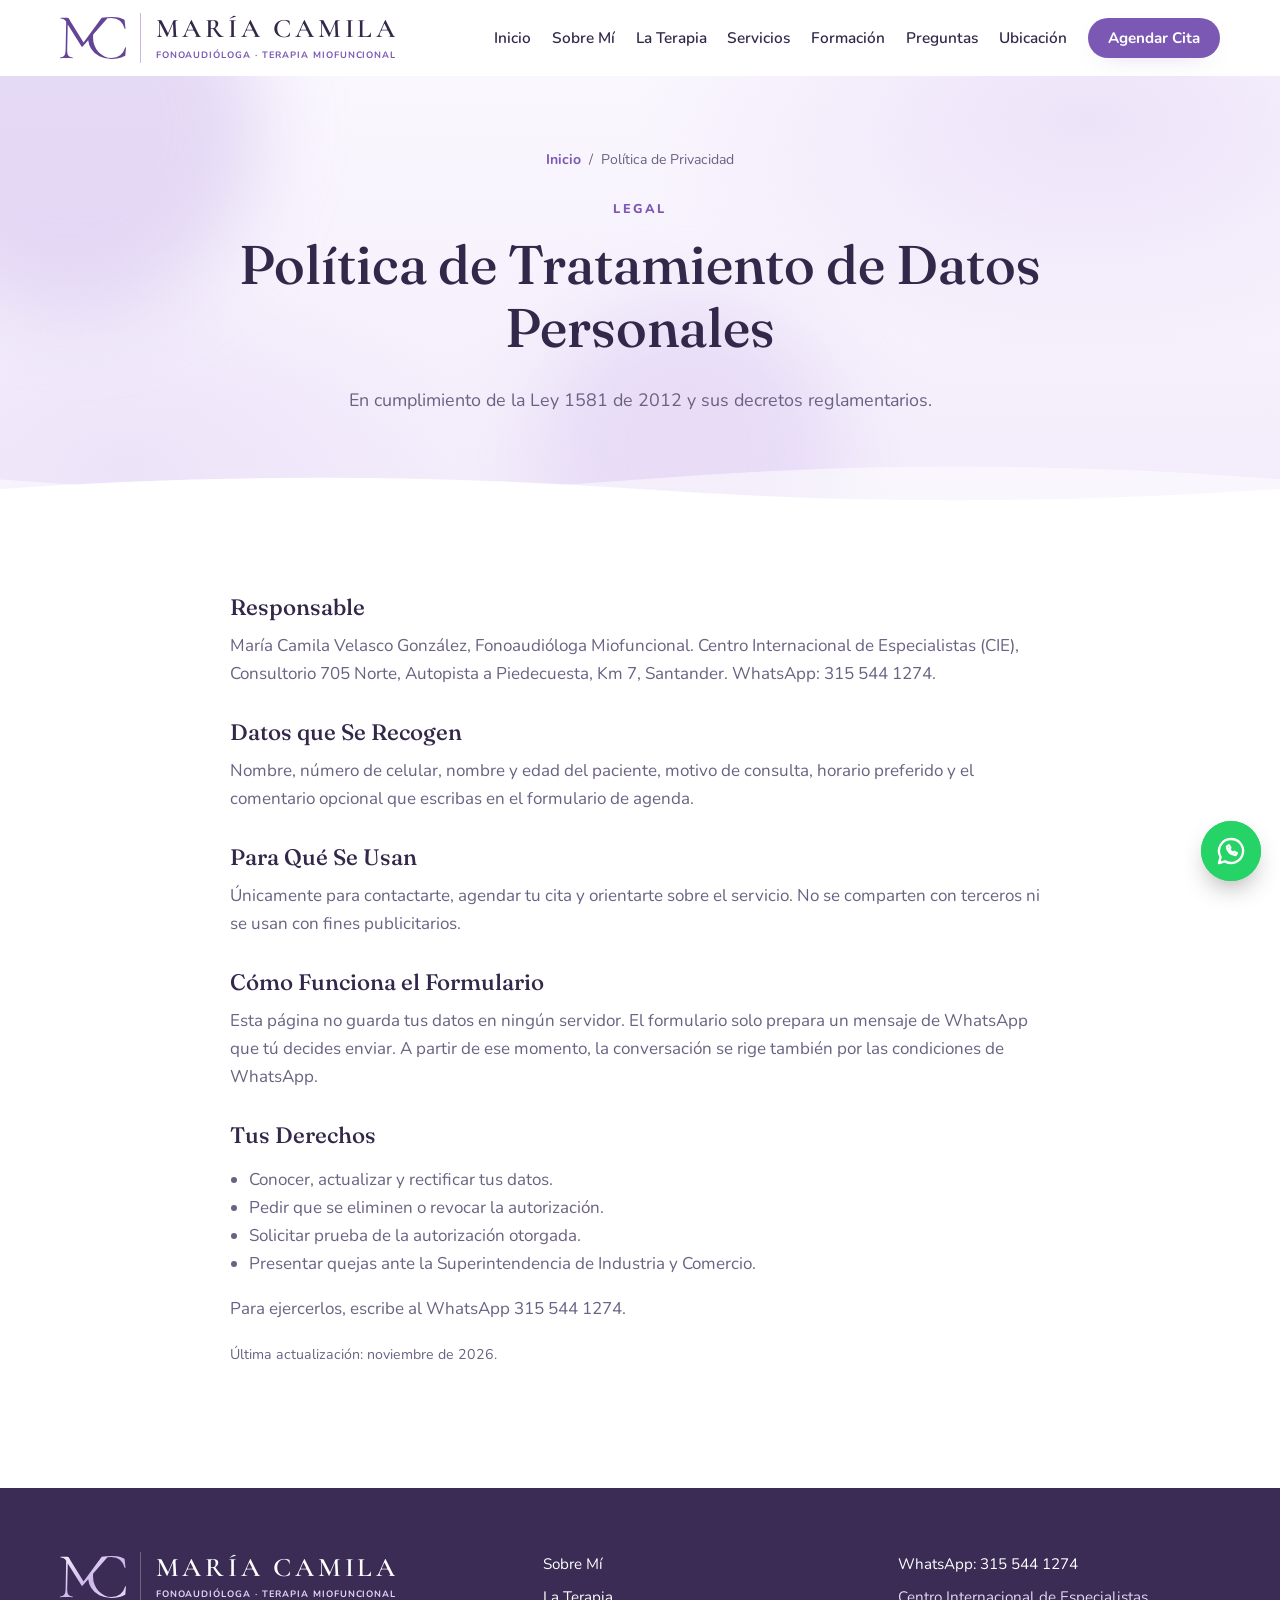
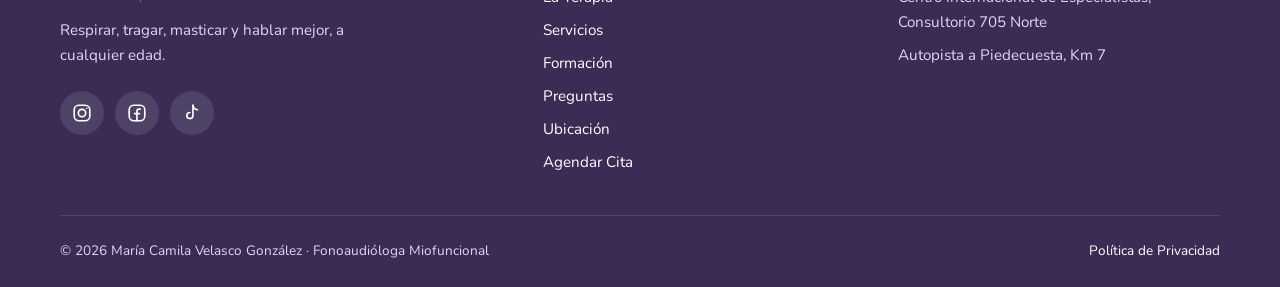
<file: privacidad.html>
<!doctype html>
<html lang="es" class="no-js">
<head>
  <meta charset="utf-8">
  <meta name="viewport" content="width=device-width, initial-scale=1">
  <title>Política de Privacidad | María Camila Velasco · Fonoaudióloga Miofuncional</title>
  <meta name="description" content="Política de tratamiento de datos personales del sitio de María Camila Velasco, Fonoaudióloga Miofuncional.">
  <meta name="theme-color" content="#7B58B3">

  <!-- Vista previa al compartir el enlace (WhatsApp, Facebook). Si cambia la dirección del sitio, actualizar og:url y og:image. -->
  <meta property="og:type" content="website">
  <meta property="og:title" content="Política de Privacidad | María Camila Velasco · Fonoaudióloga Miofuncional">
  <meta property="og:description" content="Política de tratamiento de datos personales del sitio de María Camila Velasco, Fonoaudióloga Miofuncional.">
  <meta property="og:url" content="https://anva100.github.io/Pagina_Web_Fonoaudiologa_camila/privacidad.html">
  <meta property="og:image" content="https://anva100.github.io/Pagina_Web_Fonoaudiologa_camila/img/compartir.jpg">
  <meta property="og:locale" content="es_CO">

  <link rel="icon" href="img/favicon.svg" type="image/svg+xml">
  <link rel="apple-touch-icon" href="img/apple-touch-icon.png">

  <link rel="preconnect" href="https://fonts.googleapis.com">
  <link rel="preconnect" href="https://fonts.gstatic.com" crossorigin>
  <link href="https://fonts.googleapis.com/css2?family=Fraunces:opsz,wght@9..144,400;9..144,500;9..144,600&family=Nunito:wght@400;500;600;700;800&display=swap" rel="stylesheet">
  <!-- Letra del logo (solo las letras de "MARÍA CAMILA") -->
  <link href="https://fonts.googleapis.com/css2?family=Cormorant+Garamond:wght@600&text=MAR%C3%8DCIL%20&display=swap" rel="stylesheet">
  <link rel="stylesheet" href="css/styles.css">
</head>
<body>

  <!-- ============ ENCABEZADO ============ -->
  <header class="header" id="header">
    <div class="container header__inner">
      <a href="index.html" class="brand" aria-label="Ir al inicio">
        <img src="img/logo-mc.svg" alt="" class="brand__icon" width="66" height="42">
        <span class="brand__text">
          <span class="brand__name">María Camila</span>
          <span class="brand__sub"><span>Fonoaudióloga ·</span> <span>Terapia Miofuncional</span></span>
        </span>
      </a>

      <nav class="nav" id="nav" aria-label="Navegación principal">
        <a href="index.html">Inicio</a>
        <a href="sobre-mi.html">Sobre Mí</a>
        <a href="terapia.html">La Terapia</a>
        <a href="servicios.html">Servicios</a>
        <a href="formacion.html">Formación</a>
        <a href="preguntas.html">Preguntas</a>
        <a href="ubicacion.html">Ubicación</a>
        <a href="agenda.html" class="btn btn--primary btn--sm">Agendar Cita</a>
      </nav>

      <button class="nav-toggle" id="navToggle" aria-label="Abrir menú" aria-expanded="false" aria-controls="nav">
        <span></span><span></span><span></span>
      </button>
    </div>
  </header>

  <main>

    <section class="page-hero">
      <div class="container">
        <nav class="crumbs" aria-label="Ruta de navegación"><a href="index.html">Inicio</a><span aria-hidden="true">/</span><span aria-current="page">Política de Privacidad</span></nav>
        <p class="eyebrow">Legal</p>
        <h1>Política de Tratamiento de Datos Personales</h1>
        <p class="lead">En cumplimiento de la Ley 1581 de 2012 y sus decretos reglamentarios.</p>
      </div>
      <div class="waves" aria-hidden="true"><svg class="wave wave--back" viewBox="0 0 2880 80" preserveAspectRatio="none"><path d="M0 38 Q 360 70 720 38 T 1440 38 T 2160 38 T 2880 38 L2880 80 L0 80 Z"/></svg><svg class="wave wave--front" viewBox="0 0 2880 80" preserveAspectRatio="none"><path d="M0 50 Q 360 22 720 50 T 1440 50 T 2160 50 T 2880 50 L2880 80 L0 80 Z"/></svg></div>
    </section>

    <section class="section">
      <div class="container container--narrow legal">
        <h2>Responsable</h2>
        <p>María Camila Velasco González, Fonoaudióloga Miofuncional. Centro Internacional de Especialistas (CIE), Consultorio 705 Norte, Autopista a Piedecuesta, Km 7, Santander. WhatsApp: 315 544 1274.</p>

        <h2>Datos que Se Recogen</h2>
        <p>Nombre, número de celular, nombre y edad del paciente, motivo de consulta, horario preferido y el comentario opcional que escribas en el formulario de agenda.</p>

        <h2>Para Qué Se Usan</h2>
        <p>Únicamente para contactarte, agendar tu cita y orientarte sobre el servicio. No se comparten con terceros ni se usan con fines publicitarios.</p>

        <h2>Cómo Funciona el Formulario</h2>
        <p>Esta página no guarda tus datos en ningún servidor. El formulario solo prepara un mensaje de WhatsApp que tú decides enviar. A partir de ese momento, la conversación se rige también por las condiciones de WhatsApp.</p>

        <h2>Tus Derechos</h2>
        <ul>
          <li>Conocer, actualizar y rectificar tus datos.</li>
          <li>Pedir que se eliminen o revocar la autorización.</li>
          <li>Solicitar prueba de la autorización otorgada.</li>
          <li>Presentar quejas ante la Superintendencia de Industria y Comercio.</li>
        </ul>
        <p>Para ejercerlos, escribe al WhatsApp 315 544 1274.</p>
        <p><small>Última actualización: noviembre de 2026.</small></p>
      </div>
    </section>
  </main>

  <!-- ============ PIE DE PÁGINA ============ -->
  <footer class="footer">
    <div class="container footer__grid">
      <div>
        <a href="index.html" class="brand brand--light">
          <img src="img/logo-mc-claro.svg" alt="" class="brand__icon" width="66" height="42">
          <span class="brand__text">
            <span class="brand__name">María Camila</span>
            <span class="brand__sub"><span>Fonoaudióloga ·</span> <span>Terapia Miofuncional</span></span>
          </span>
        </a>
        <p class="footer__tag">Respirar, tragar, masticar y hablar mejor, a cualquier edad.</p>
        <nav class="social social--light" aria-label="Redes sociales">
          <a href="https://www.instagram.com/fonoaudiologamariacamila/" target="_blank" rel="noopener" aria-label="Instagram"><svg class="i" viewBox="0 0 24 24" aria-hidden="true"><rect x="3.5" y="3.5" width="17" height="17" rx="5"/><circle cx="12" cy="12" r="4"/><path d="M17.2 6.8h.01"/></svg></a>
          <a href="https://www.facebook.com/fonomariacamila" target="_blank" rel="noopener" aria-label="Facebook"><svg class="i" viewBox="0 0 24 24" aria-hidden="true"><rect x="3.5" y="3.5" width="17" height="17" rx="5"/><path d="M15.5 7.8h-1.3a2.3 2.3 0 0 0-2.3 2.3v10.4M9.3 12.6h5.4"/></svg></a>
          <a href="https://www.tiktok.com/@camilavelasco100" target="_blank" rel="noopener" aria-label="TikTok"><svg class="i" viewBox="0 0 24 24" aria-hidden="true"><path d="M13 3.5v11.3a3.3 3.3 0 1 1-3.3-3.3"/><path d="M13 3.5c.3 2.7 2.3 4.7 5 4.9"/></svg></a>
        </nav>
      </div>
      <nav class="footer__nav" aria-label="Enlaces del pie de página">
        <a href="sobre-mi.html">Sobre Mí</a>
        <a href="terapia.html">La Terapia</a>
        <a href="servicios.html">Servicios</a>
        <a href="formacion.html">Formación</a>
        <a href="preguntas.html">Preguntas</a>
        <a href="ubicacion.html">Ubicación</a>
        <a href="agenda.html">Agendar Cita</a>
      </nav>
      <div class="footer__contact">
        <a href="https://wa.me/573155441274" target="_blank" rel="noopener">WhatsApp: 315 544 1274</a>
        <span>Centro Internacional de Especialistas, Consultorio 705 Norte</span>
        <span>Autopista a Piedecuesta, Km 7</span>
      </div>
    </div>
    <div class="container footer__bottom">
      <span>© <span id="year">2026</span> María Camila Velasco González · Fonoaudióloga Miofuncional</span>
      <a href="privacidad.html">Política de Privacidad</a>
    </div>
  </footer>

  <!-- Botón flotante de WhatsApp -->
  <a href="https://wa.me/573155441274" class="wa-float" target="_blank" rel="noopener" aria-label="Escribir por WhatsApp">
    <span class="wa-float__tip">¿Agendamos tu cita? Escríbeme</span>
    <svg viewBox="0 0 24 24" aria-hidden="true"><path d="M12 3a9 9 0 0 0-7.8 13.5L3 21l4.6-1.2A9 9 0 1 0 12 3z"/><path d="M9 8.6c0 3.4 2.9 6.4 6.4 6.4l1-1.4-1.9-1-1 .8a5.4 5.4 0 0 1-2.8-2.8l.8-1-1-1.9z"/></svg>
  </a>

  <script src="js/main.js"></script>
</body>
</html>
</file>
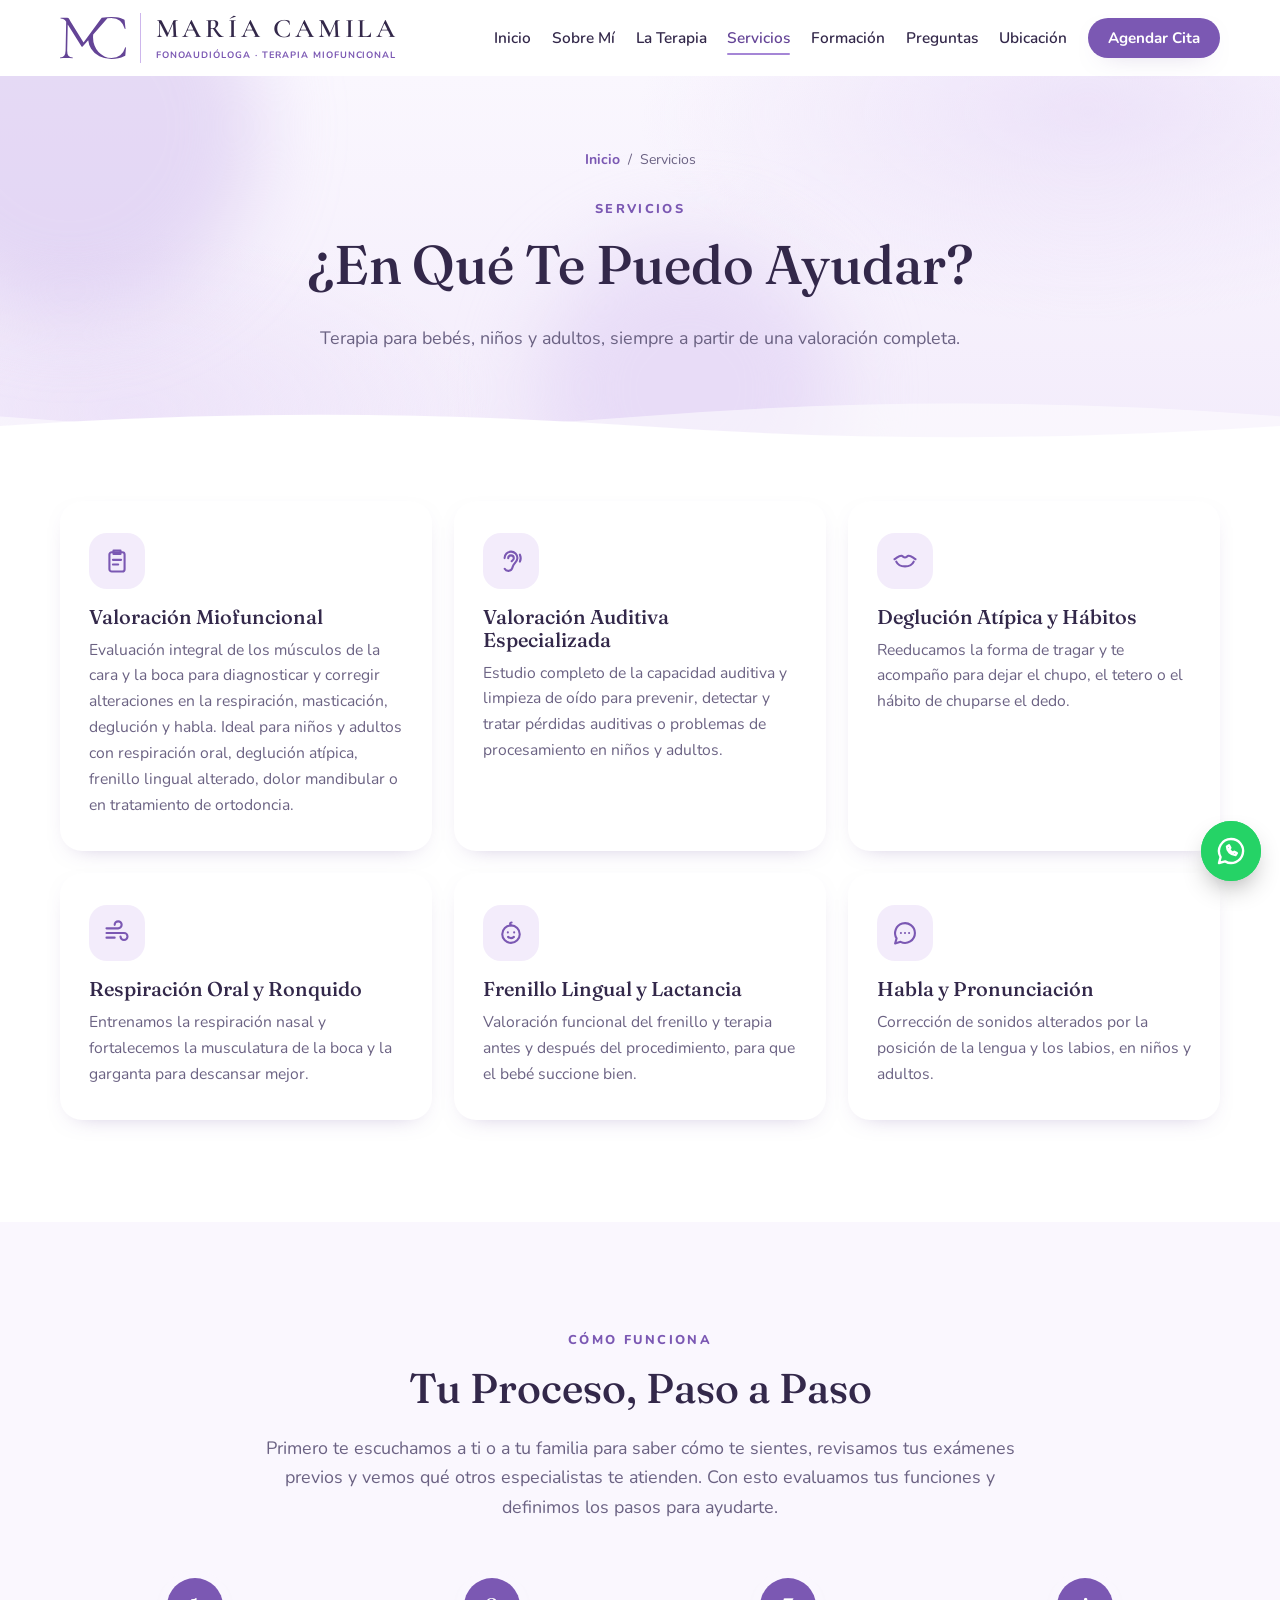
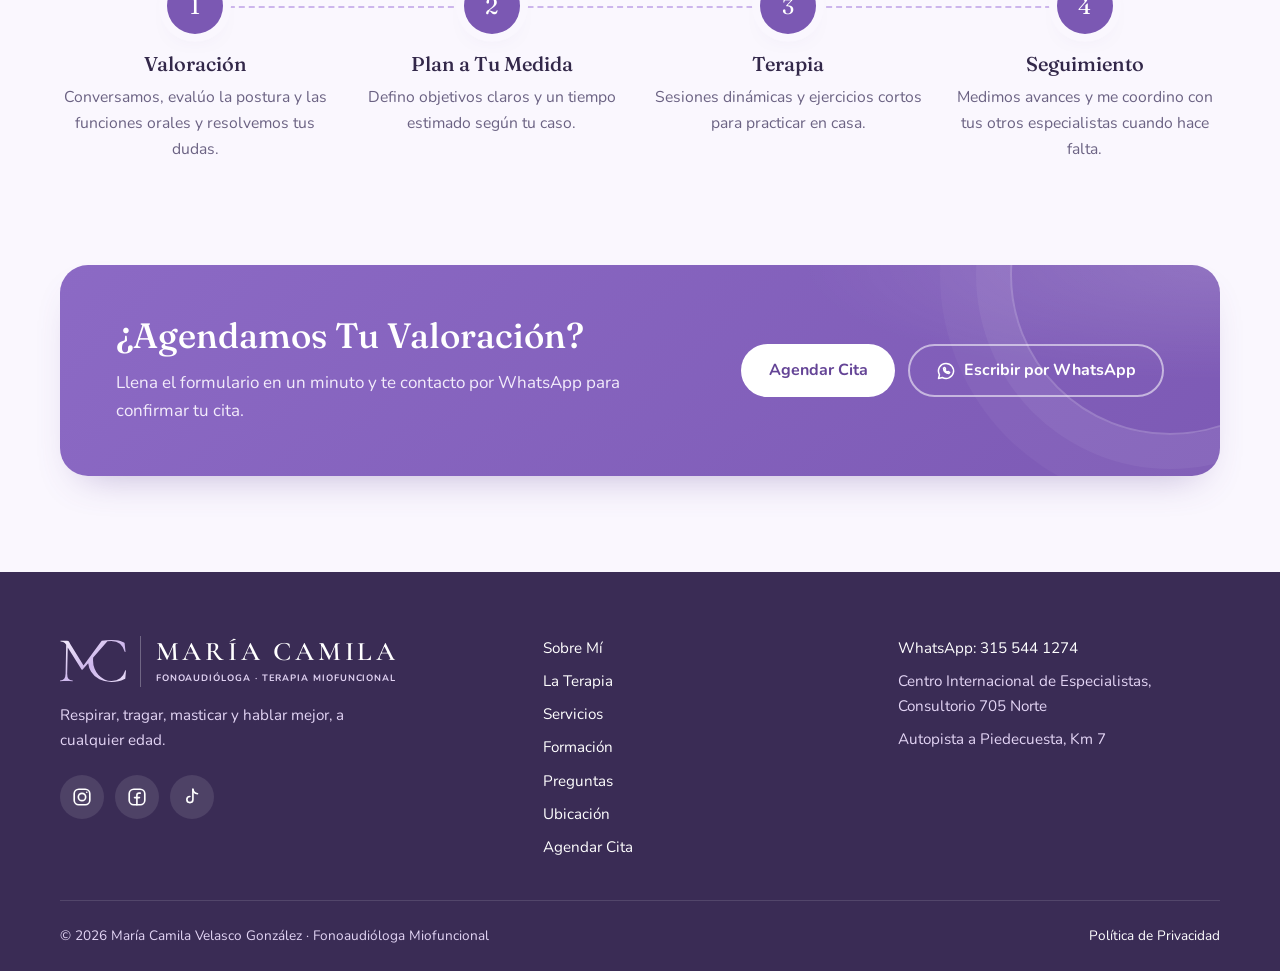
<file: servicios.html>
<!doctype html>
<html lang="es" class="no-js">
<head>
  <meta charset="utf-8">
  <meta name="viewport" content="width=device-width, initial-scale=1">
  <title>Servicios | María Camila Velasco · Fonoaudióloga Miofuncional</title>
  <meta name="description" content="Valoración Miofuncional, Valoración Auditiva Especializada, deglución atípica, respiración oral y ronquido, frenillo lingual y lactancia, habla y pronunciación.">
  <meta name="theme-color" content="#7B58B3">

  <!-- Vista previa al compartir el enlace (WhatsApp, Facebook). Si cambia la dirección del sitio, actualizar og:url y og:image. -->
  <meta property="og:type" content="website">
  <meta property="og:title" content="Servicios | María Camila Velasco · Fonoaudióloga Miofuncional">
  <meta property="og:description" content="Valoración Miofuncional, Valoración Auditiva Especializada, deglución atípica, respiración oral y ronquido, frenillo lingual y lactancia, habla y pronunciación.">
  <meta property="og:url" content="https://anva100.github.io/Pagina_Web_Fonoaudiologa_camila/servicios.html">
  <meta property="og:image" content="https://anva100.github.io/Pagina_Web_Fonoaudiologa_camila/img/compartir.jpg">
  <meta property="og:locale" content="es_CO">

  <link rel="icon" href="img/favicon.svg" type="image/svg+xml">
  <link rel="apple-touch-icon" href="img/apple-touch-icon.png">

  <link rel="preconnect" href="https://fonts.googleapis.com">
  <link rel="preconnect" href="https://fonts.gstatic.com" crossorigin>
  <link href="https://fonts.googleapis.com/css2?family=Fraunces:opsz,wght@9..144,400;9..144,500;9..144,600&family=Nunito:wght@400;500;600;700;800&display=swap" rel="stylesheet">
  <!-- Letra del logo (solo las letras de "MARÍA CAMILA") -->
  <link href="https://fonts.googleapis.com/css2?family=Cormorant+Garamond:wght@600&text=MAR%C3%8DCIL%20&display=swap" rel="stylesheet">
  <link rel="stylesheet" href="css/styles.css">
</head>
<body>

  <!-- ============ ENCABEZADO ============ -->
  <header class="header" id="header">
    <div class="container header__inner">
      <a href="index.html" class="brand" aria-label="Ir al inicio">
        <img src="img/logo-mc.svg" alt="" class="brand__icon" width="66" height="42">
        <span class="brand__text">
          <span class="brand__name">María Camila</span>
          <span class="brand__sub"><span>Fonoaudióloga ·</span> <span>Terapia Miofuncional</span></span>
        </span>
      </a>

      <nav class="nav" id="nav" aria-label="Navegación principal">
        <a href="index.html">Inicio</a>
        <a href="sobre-mi.html">Sobre Mí</a>
        <a href="terapia.html">La Terapia</a>
        <a href="servicios.html" aria-current="page">Servicios</a>
        <a href="formacion.html">Formación</a>
        <a href="preguntas.html">Preguntas</a>
        <a href="ubicacion.html">Ubicación</a>
        <a href="agenda.html" class="btn btn--primary btn--sm">Agendar Cita</a>
      </nav>

      <button class="nav-toggle" id="navToggle" aria-label="Abrir menú" aria-expanded="false" aria-controls="nav">
        <span></span><span></span><span></span>
      </button>
    </div>
  </header>

  <main>

    <section class="page-hero">
      <div class="container">
        <nav class="crumbs" aria-label="Ruta de navegación"><a href="index.html">Inicio</a><span aria-hidden="true">/</span><span aria-current="page">Servicios</span></nav>
        <p class="eyebrow">Servicios</p>
        <h1>¿En Qué Te Puedo Ayudar?</h1>
        <p class="lead">Terapia para bebés, niños y adultos, siempre a partir de una valoración completa.</p>
      </div>
      <div class="waves" aria-hidden="true"><svg class="wave wave--back" viewBox="0 0 2880 80" preserveAspectRatio="none"><path d="M0 38 Q 360 70 720 38 T 1440 38 T 2160 38 T 2880 38 L2880 80 L0 80 Z"/></svg><svg class="wave wave--front" viewBox="0 0 2880 80" preserveAspectRatio="none"><path d="M0 50 Q 360 22 720 50 T 1440 50 T 2160 50 T 2880 50 L2880 80 L0 80 Z"/></svg></div>
    </section>

    <section class="section">
      <div class="container">
        <div class="services">
          <article class="service reveal">
            <span class="icon-circle"><svg class="i" viewBox="0 0 24 24" aria-hidden="true"><rect x="5.5" y="4.5" width="13" height="16.5" rx="2"/><path d="M9 3h6v3H9z"/><path d="M8.5 11h7M8.5 15h4.5"/></svg></span>
            <h3>Valoración Miofuncional</h3>
            <p>Evaluación integral de los músculos de la cara y la boca para diagnosticar y corregir alteraciones en la respiración, masticación, deglución y habla. Ideal para niños y adultos con respiración oral, deglución atípica, frenillo lingual alterado, dolor mandibular o en tratamiento de ortodoncia.</p>
          </article>
          <article class="service reveal">
            <span class="icon-circle"><svg class="i" viewBox="0 0 24 24" aria-hidden="true"><path d="M6.5 9.5a5.5 5.5 0 0 1 11 0c0 2.6-1.5 3.8-2.6 4.8-.9.8-1.2 1.6-1.5 2.9-.4 1.8-1.7 3.3-3.7 3.3-1.4 0-2.5-.7-3.1-1.8"/><path d="M9.6 9.6a2.4 2.4 0 0 1 4.8 0c0 1.3-1.1 1.8-1.8 2.6"/><path d="M19.6 6.5a7 7 0 0 1 0 6"/></svg></span>
            <h3>Valoración Auditiva Especializada</h3>
            <p>Estudio completo de la capacidad auditiva y limpieza de oído para prevenir, detectar y tratar pérdidas auditivas o problemas de procesamiento en niños y adultos.</p>
          </article>
          <article class="service reveal">
            <span class="icon-circle"><svg class="i" viewBox="0 0 24 24" aria-hidden="true"><path d="M3 10.5c2-1 4-3.4 6-3 1.2.3 1.7 1.5 3 1.5s1.8-1.2 3-1.5c2-.4 4 2 6 3"/><path d="M4.5 12.5c2.5 5.5 12.5 5.5 15 0"/></svg></span>
            <h3>Deglución Atípica y Hábitos</h3>
            <p>Reeducamos la forma de tragar y te acompaño para dejar el chupo, el tetero o el hábito de chuparse el dedo.</p>
          </article>
          <article class="service reveal">
            <span class="icon-circle"><svg class="i" viewBox="0 0 24 24" aria-hidden="true"><path d="M3 8h10a3 3 0 1 0-3-3"/><path d="M3 12h15a3 3 0 1 1-3 3"/><path d="M3 16h7"/></svg></span>
            <h3>Respiración Oral y Ronquido</h3>
            <p>Entrenamos la respiración nasal y fortalecemos la musculatura de la boca y la garganta para descansar mejor.</p>
          </article>
          <article class="service reveal">
            <span class="icon-circle"><svg class="i" viewBox="0 0 24 24" aria-hidden="true"><circle cx="12" cy="13" r="7.5"/><path d="M9.5 15.3c1.4 1.2 3.6 1.2 5 0"/><path d="M9.3 11.5h.01M14.7 11.5h.01"/><path d="M12 5.5c-1.2-1-1-2.5.5-2.5"/></svg></span>
            <h3>Frenillo Lingual y Lactancia</h3>
            <p>Valoración funcional del frenillo y terapia antes y después del procedimiento, para que el bebé succione bien.</p>
          </article>
          <article class="service reveal">
            <span class="icon-circle"><svg class="i" viewBox="0 0 24 24" aria-hidden="true"><path d="M20.5 12a8.5 8.5 0 0 1-12.3 7.6L3.5 21l1.3-4.4A8.5 8.5 0 1 1 20.5 12z"/><path d="M8.5 12h.01M12 12h.01M15.5 12h.01"/></svg></span>
            <h3>Habla y Pronunciación</h3>
            <p>Corrección de sonidos alterados por la posición de la lengua y los labios, en niños y adultos.</p>
          </article>
        </div>
      </div>
    </section>

    <section class="section section--soft" id="proceso">
      <div class="container">
        <div class="section__head reveal">
          <p class="eyebrow">Cómo Funciona</p>
          <h2>Tu Proceso, Paso a Paso</h2>
          <p class="lead">Primero te escuchamos a ti o a tu familia para saber cómo te sientes, revisamos tus exámenes previos y vemos qué otros especialistas te atienden. Con esto evaluamos tus funciones y definimos los pasos para ayudarte.</p>
        </div>
        <ol class="steps" data-observe>
          <li class="step reveal">
            <span class="step__num">1</span>
            <h3>Valoración</h3>
            <p>Conversamos, evalúo la postura y las funciones orales y resolvemos tus dudas.</p>
          </li>
          <li class="step reveal">
            <span class="step__num">2</span>
            <h3>Plan a Tu Medida</h3>
            <p>Defino objetivos claros y un tiempo estimado según tu caso.</p>
          </li>
          <li class="step reveal">
            <span class="step__num">3</span>
            <h3>Terapia</h3>
            <p>Sesiones dinámicas y ejercicios cortos para practicar en casa.</p>
          </li>
          <li class="step reveal">
            <span class="step__num">4</span>
            <h3>Seguimiento</h3>
            <p>Medimos avances y me coordino con tus otros especialistas cuando hace falta.</p>
          </li>
        </ol>
      </div>
    </section>

    <section class="cta-band">
      <div class="container">
        <div class="cta-band__box reveal">
          <div>
            <h2>¿Agendamos Tu Valoración?</h2>
            <p>Llena el formulario en un minuto y te contacto por WhatsApp para confirmar tu cita.</p>
          </div>
          <div class="cta-band__actions">
            <a href="agenda.html" class="btn btn--white">Agendar Cita</a>
            <a href="https://wa.me/573155441274" class="btn btn--outline-light" target="_blank" rel="noopener"><svg class="i" viewBox="0 0 24 24" aria-hidden="true"><path d="M12 3a9 9 0 0 0-7.8 13.5L3 21l4.6-1.2A9 9 0 1 0 12 3z"/><path d="M9 8.6c0 3.4 2.9 6.4 6.4 6.4l1-1.4-1.9-1-1 .8a5.4 5.4 0 0 1-2.8-2.8l.8-1-1-1.9z"/></svg> Escribir por WhatsApp</a>
          </div>
        </div>
      </div>
    </section>
  </main>

  <!-- ============ PIE DE PÁGINA ============ -->
  <footer class="footer">
    <div class="container footer__grid">
      <div>
        <a href="index.html" class="brand brand--light">
          <img src="img/logo-mc-claro.svg" alt="" class="brand__icon" width="66" height="42">
          <span class="brand__text">
            <span class="brand__name">María Camila</span>
            <span class="brand__sub"><span>Fonoaudióloga ·</span> <span>Terapia Miofuncional</span></span>
          </span>
        </a>
        <p class="footer__tag">Respirar, tragar, masticar y hablar mejor, a cualquier edad.</p>
        <nav class="social social--light" aria-label="Redes sociales">
          <a href="https://www.instagram.com/fonoaudiologamariacamila/" target="_blank" rel="noopener" aria-label="Instagram"><svg class="i" viewBox="0 0 24 24" aria-hidden="true"><rect x="3.5" y="3.5" width="17" height="17" rx="5"/><circle cx="12" cy="12" r="4"/><path d="M17.2 6.8h.01"/></svg></a>
          <a href="https://www.facebook.com/fonomariacamila" target="_blank" rel="noopener" aria-label="Facebook"><svg class="i" viewBox="0 0 24 24" aria-hidden="true"><rect x="3.5" y="3.5" width="17" height="17" rx="5"/><path d="M15.5 7.8h-1.3a2.3 2.3 0 0 0-2.3 2.3v10.4M9.3 12.6h5.4"/></svg></a>
          <a href="https://www.tiktok.com/@camilavelasco100" target="_blank" rel="noopener" aria-label="TikTok"><svg class="i" viewBox="0 0 24 24" aria-hidden="true"><path d="M13 3.5v11.3a3.3 3.3 0 1 1-3.3-3.3"/><path d="M13 3.5c.3 2.7 2.3 4.7 5 4.9"/></svg></a>
        </nav>
      </div>
      <nav class="footer__nav" aria-label="Enlaces del pie de página">
        <a href="sobre-mi.html">Sobre Mí</a>
        <a href="terapia.html">La Terapia</a>
        <a href="servicios.html">Servicios</a>
        <a href="formacion.html">Formación</a>
        <a href="preguntas.html">Preguntas</a>
        <a href="ubicacion.html">Ubicación</a>
        <a href="agenda.html">Agendar Cita</a>
      </nav>
      <div class="footer__contact">
        <a href="https://wa.me/573155441274" target="_blank" rel="noopener">WhatsApp: 315 544 1274</a>
        <span>Centro Internacional de Especialistas, Consultorio 705 Norte</span>
        <span>Autopista a Piedecuesta, Km 7</span>
      </div>
    </div>
    <div class="container footer__bottom">
      <span>© <span id="year">2026</span> María Camila Velasco González · Fonoaudióloga Miofuncional</span>
      <a href="privacidad.html">Política de Privacidad</a>
    </div>
  </footer>

  <!-- Botón flotante de WhatsApp -->
  <a href="https://wa.me/573155441274" class="wa-float" target="_blank" rel="noopener" aria-label="Escribir por WhatsApp">
    <span class="wa-float__tip">¿Agendamos tu cita? Escríbeme</span>
    <svg viewBox="0 0 24 24" aria-hidden="true"><path d="M12 3a9 9 0 0 0-7.8 13.5L3 21l4.6-1.2A9 9 0 1 0 12 3z"/><path d="M9 8.6c0 3.4 2.9 6.4 6.4 6.4l1-1.4-1.9-1-1 .8a5.4 5.4 0 0 1-2.8-2.8l.8-1-1-1.9z"/></svg>
  </a>

  <script src="js/main.js"></script>
</body>
</html>
</file>
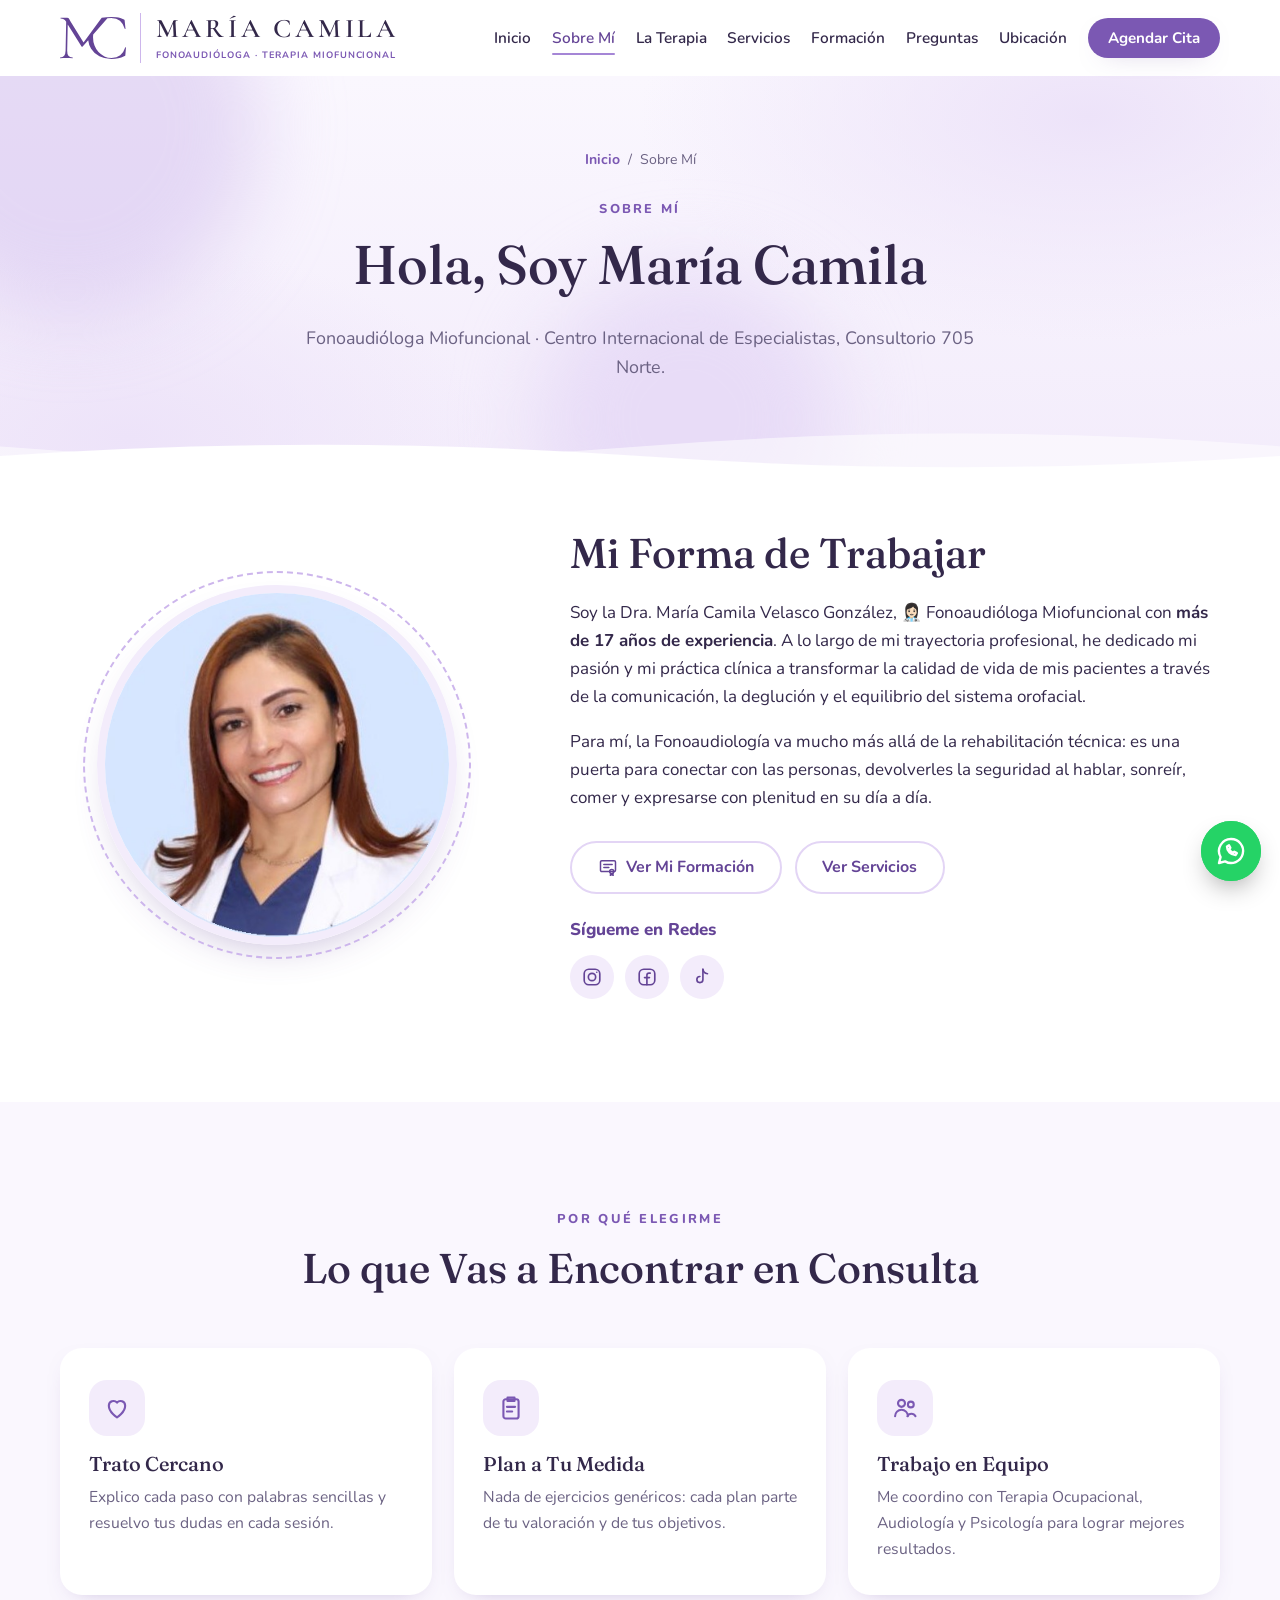
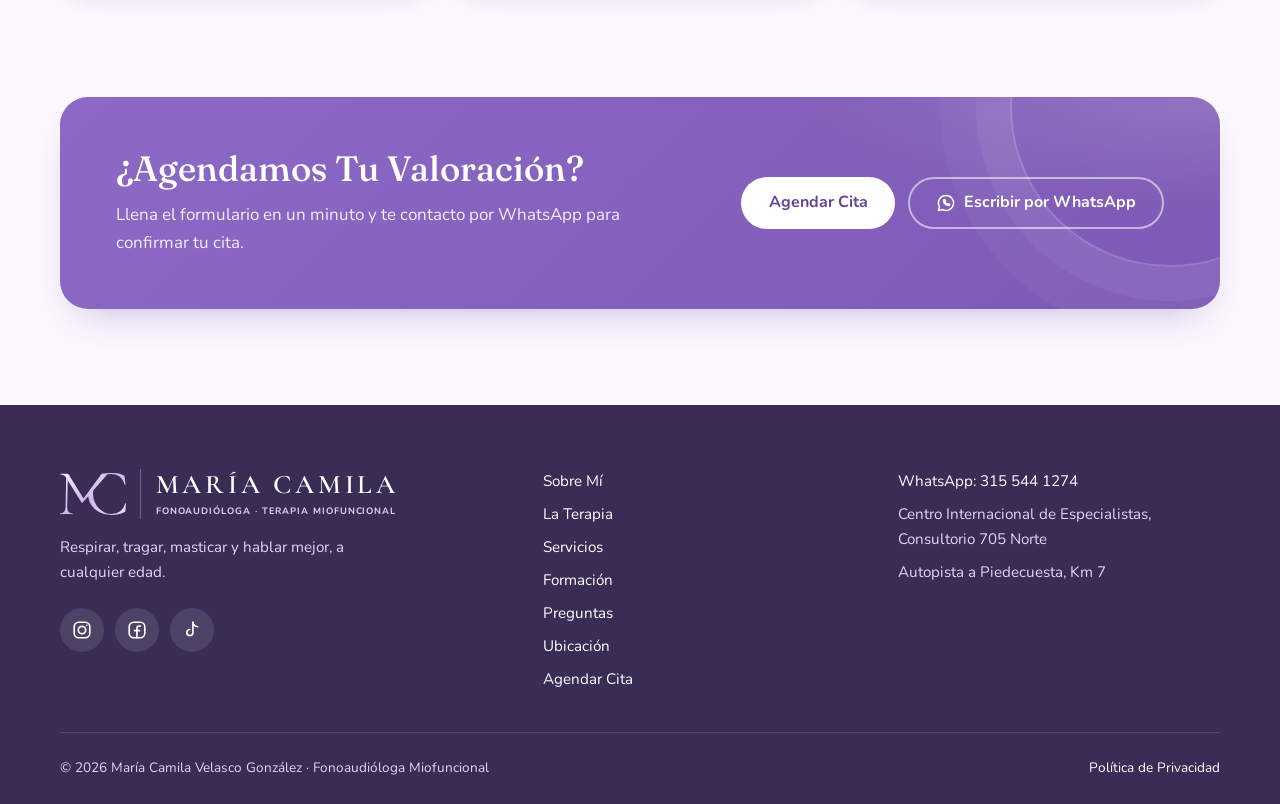
<file: sobre-mi.html>
<!doctype html>
<html lang="es" class="no-js">
<head>
  <meta charset="utf-8">
  <meta name="viewport" content="width=device-width, initial-scale=1">
  <title>Sobre Mí | María Camila Velasco · Fonoaudióloga Miofuncional</title>
  <meta name="description" content="Conoce a María Camila Velasco González, Fonoaudióloga Miofuncional con más de 17 años de experiencia. Centro Internacional de Especialistas (CIE), Consultorio 705 Norte.">
  <meta name="theme-color" content="#7B58B3">

  <!-- Vista previa al compartir el enlace (WhatsApp, Facebook). Si cambia la dirección del sitio, actualizar og:url y og:image. -->
  <meta property="og:type" content="website">
  <meta property="og:title" content="Sobre Mí | María Camila Velasco · Fonoaudióloga Miofuncional">
  <meta property="og:description" content="Conoce a María Camila Velasco González, Fonoaudióloga Miofuncional con más de 17 años de experiencia. Centro Internacional de Especialistas (CIE), Consultorio 705 Norte.">
  <meta property="og:url" content="https://anva100.github.io/Pagina_Web_Fonoaudiologa_camila/sobre-mi.html">
  <meta property="og:image" content="https://anva100.github.io/Pagina_Web_Fonoaudiologa_camila/img/compartir.jpg">
  <meta property="og:locale" content="es_CO">

  <link rel="icon" href="img/favicon.svg" type="image/svg+xml">
  <link rel="apple-touch-icon" href="img/apple-touch-icon.png">

  <link rel="preconnect" href="https://fonts.googleapis.com">
  <link rel="preconnect" href="https://fonts.gstatic.com" crossorigin>
  <link href="https://fonts.googleapis.com/css2?family=Fraunces:opsz,wght@9..144,400;9..144,500;9..144,600&family=Nunito:wght@400;500;600;700;800&display=swap" rel="stylesheet">
  <!-- Letra del logo (solo las letras de "MARÍA CAMILA") -->
  <link href="https://fonts.googleapis.com/css2?family=Cormorant+Garamond:wght@600&text=MAR%C3%8DCIL%20&display=swap" rel="stylesheet">
  <link rel="stylesheet" href="css/styles.css">
</head>
<body>

  <!-- ============ ENCABEZADO ============ -->
  <header class="header" id="header">
    <div class="container header__inner">
      <a href="index.html" class="brand" aria-label="Ir al inicio">
        <img src="img/logo-mc.svg" alt="" class="brand__icon" width="66" height="42">
        <span class="brand__text">
          <span class="brand__name">María Camila</span>
          <span class="brand__sub"><span>Fonoaudióloga ·</span> <span>Terapia Miofuncional</span></span>
        </span>
      </a>

      <nav class="nav" id="nav" aria-label="Navegación principal">
        <a href="index.html">Inicio</a>
        <a href="sobre-mi.html" aria-current="page">Sobre Mí</a>
        <a href="terapia.html">La Terapia</a>
        <a href="servicios.html">Servicios</a>
        <a href="formacion.html">Formación</a>
        <a href="preguntas.html">Preguntas</a>
        <a href="ubicacion.html">Ubicación</a>
        <a href="agenda.html" class="btn btn--primary btn--sm">Agendar Cita</a>
      </nav>

      <button class="nav-toggle" id="navToggle" aria-label="Abrir menú" aria-expanded="false" aria-controls="nav">
        <span></span><span></span><span></span>
      </button>
    </div>
  </header>

  <main>

    <section class="page-hero">
      <div class="container">
        <nav class="crumbs" aria-label="Ruta de navegación"><a href="index.html">Inicio</a><span aria-hidden="true">/</span><span aria-current="page">Sobre Mí</span></nav>
        <p class="eyebrow">Sobre Mí</p>
        <h1>Hola, Soy María Camila</h1>
        <p class="lead">Fonoaudióloga Miofuncional · Centro Internacional de Especialistas, Consultorio 705 Norte.</p>
      </div>
      <div class="waves" aria-hidden="true"><svg class="wave wave--back" viewBox="0 0 2880 80" preserveAspectRatio="none"><path d="M0 38 Q 360 70 720 38 T 1440 38 T 2160 38 T 2880 38 L2880 80 L0 80 Z"/></svg><svg class="wave wave--front" viewBox="0 0 2880 80" preserveAspectRatio="none"><path d="M0 50 Q 360 22 720 50 T 1440 50 T 2160 50 T 2880 50 L2880 80 L0 80 Z"/></svg></div>
    </section>

    <section class="section">
      <div class="container about__grid">
        <div class="about__photo reveal reveal--left">
          <img src="img/camila-retrato.jpg" alt="Retrato de María Camila Velasco González" width="422" height="422">
        </div>
        <div class="about__text reveal reveal--right">
          <h2>Mi Forma de Trabajar</h2>
          <p>
            Soy la Dra. María Camila Velasco González, 👩🏻‍⚕️ Fonoaudióloga Miofuncional con
            <strong>más de 17 años de experiencia</strong>. A lo largo de mi trayectoria profesional, he dedicado mi pasión
            y mi práctica clínica a transformar la calidad de vida de mis pacientes a través de la comunicación, la deglución
            y el equilibrio del sistema orofacial.
          </p>
          <p>
            Para mí, la Fonoaudiología va mucho más allá de la rehabilitación técnica: es una puerta para conectar con las
            personas, devolverles la seguridad al hablar, sonreír, comer y expresarse con plenitud en su día a día.
          </p>
          <div class="about__actions">
            <a href="formacion.html" class="btn btn--ghost"><svg class="i" viewBox="0 0 24 24" aria-hidden="true"><rect x="3" y="4.5" width="18" height="13" rx="1.5"/><path d="M7 9h10M7 12.5h6"/><circle cx="16.5" cy="17.5" r="2.5"/><path d="M15.3 19.6 14.8 22l1.7-.9 1.7.9-.5-2.4"/></svg> Ver Mi Formación</a>
            <a href="servicios.html" class="btn btn--ghost">Ver Servicios</a>
          </div>
          <nav class="social social--labeled" aria-label="Redes sociales">
            <span class="social__label">Sígueme en Redes</span>
            <a href="https://www.instagram.com/fonoaudiologamariacamila/" target="_blank" rel="noopener" aria-label="Instagram"><svg class="i" viewBox="0 0 24 24" aria-hidden="true"><rect x="3.5" y="3.5" width="17" height="17" rx="5"/><circle cx="12" cy="12" r="4"/><path d="M17.2 6.8h.01"/></svg></a>
            <a href="https://www.facebook.com/fonomariacamila" target="_blank" rel="noopener" aria-label="Facebook"><svg class="i" viewBox="0 0 24 24" aria-hidden="true"><rect x="3.5" y="3.5" width="17" height="17" rx="5"/><path d="M15.5 7.8h-1.3a2.3 2.3 0 0 0-2.3 2.3v10.4M9.3 12.6h5.4"/></svg></a>
            <a href="https://www.tiktok.com/@camilavelasco100" target="_blank" rel="noopener" aria-label="TikTok"><svg class="i" viewBox="0 0 24 24" aria-hidden="true"><path d="M13 3.5v11.3a3.3 3.3 0 1 1-3.3-3.3"/><path d="M13 3.5c.3 2.7 2.3 4.7 5 4.9"/></svg></a>
          </nav>
        </div>
      </div>
    </section>

    <section class="section section--soft">
      <div class="container">
        <div class="section__head reveal">
          <p class="eyebrow">Por Qué Elegirme</p>
          <h2>Lo que Vas a Encontrar en Consulta</h2>
        </div>
        <div class="values">
          <article class="value reveal">
            <span class="icon-circle"><svg class="i" viewBox="0 0 24 24" aria-hidden="true"><path d="M12 20s-7-4.4-7-10a4 4 0 0 1 7-2.6A4 4 0 0 1 19 10c0 5.6-7 10-7 10z"/></svg></span>
            <h3>Trato Cercano</h3>
            <p>Explico cada paso con palabras sencillas y resuelvo tus dudas en cada sesión.</p>
          </article>
          <article class="value reveal">
            <span class="icon-circle"><svg class="i" viewBox="0 0 24 24" aria-hidden="true"><rect x="5.5" y="4.5" width="13" height="16.5" rx="2"/><path d="M9 3h6v3H9z"/><path d="M8.5 11h7M8.5 15h4.5"/></svg></span>
            <h3>Plan a Tu Medida</h3>
            <p>Nada de ejercicios genéricos: cada plan parte de tu valoración y de tus objetivos.</p>
          </article>
          <article class="value reveal">
            <span class="icon-circle"><svg class="i" viewBox="0 0 24 24" aria-hidden="true"><circle cx="9" cy="8" r="3"/><circle cx="17" cy="9" r="2.5"/><path d="M3.5 19a5.5 5.5 0 0 1 11 0M14 19a4 4 0 0 1 7 0"/></svg></span>
            <h3>Trabajo en Equipo</h3>
            <p>Me coordino con Terapia Ocupacional, Audiología y Psicología para lograr mejores resultados.</p>
          </article>
        </div>
      </div>
    </section>

    <section class="cta-band">
      <div class="container">
        <div class="cta-band__box reveal">
          <div>
            <h2>¿Agendamos Tu Valoración?</h2>
            <p>Llena el formulario en un minuto y te contacto por WhatsApp para confirmar tu cita.</p>
          </div>
          <div class="cta-band__actions">
            <a href="agenda.html" class="btn btn--white">Agendar Cita</a>
            <a href="https://wa.me/573155441274" class="btn btn--outline-light" target="_blank" rel="noopener"><svg class="i" viewBox="0 0 24 24" aria-hidden="true"><path d="M12 3a9 9 0 0 0-7.8 13.5L3 21l4.6-1.2A9 9 0 1 0 12 3z"/><path d="M9 8.6c0 3.4 2.9 6.4 6.4 6.4l1-1.4-1.9-1-1 .8a5.4 5.4 0 0 1-2.8-2.8l.8-1-1-1.9z"/></svg> Escribir por WhatsApp</a>
          </div>
        </div>
      </div>
    </section>
  </main>

  <!-- ============ PIE DE PÁGINA ============ -->
  <footer class="footer">
    <div class="container footer__grid">
      <div>
        <a href="index.html" class="brand brand--light">
          <img src="img/logo-mc-claro.svg" alt="" class="brand__icon" width="66" height="42">
          <span class="brand__text">
            <span class="brand__name">María Camila</span>
            <span class="brand__sub"><span>Fonoaudióloga ·</span> <span>Terapia Miofuncional</span></span>
          </span>
        </a>
        <p class="footer__tag">Respirar, tragar, masticar y hablar mejor, a cualquier edad.</p>
        <nav class="social social--light" aria-label="Redes sociales">
          <a href="https://www.instagram.com/fonoaudiologamariacamila/" target="_blank" rel="noopener" aria-label="Instagram"><svg class="i" viewBox="0 0 24 24" aria-hidden="true"><rect x="3.5" y="3.5" width="17" height="17" rx="5"/><circle cx="12" cy="12" r="4"/><path d="M17.2 6.8h.01"/></svg></a>
          <a href="https://www.facebook.com/fonomariacamila" target="_blank" rel="noopener" aria-label="Facebook"><svg class="i" viewBox="0 0 24 24" aria-hidden="true"><rect x="3.5" y="3.5" width="17" height="17" rx="5"/><path d="M15.5 7.8h-1.3a2.3 2.3 0 0 0-2.3 2.3v10.4M9.3 12.6h5.4"/></svg></a>
          <a href="https://www.tiktok.com/@camilavelasco100" target="_blank" rel="noopener" aria-label="TikTok"><svg class="i" viewBox="0 0 24 24" aria-hidden="true"><path d="M13 3.5v11.3a3.3 3.3 0 1 1-3.3-3.3"/><path d="M13 3.5c.3 2.7 2.3 4.7 5 4.9"/></svg></a>
        </nav>
      </div>
      <nav class="footer__nav" aria-label="Enlaces del pie de página">
        <a href="sobre-mi.html">Sobre Mí</a>
        <a href="terapia.html">La Terapia</a>
        <a href="servicios.html">Servicios</a>
        <a href="formacion.html">Formación</a>
        <a href="preguntas.html">Preguntas</a>
        <a href="ubicacion.html">Ubicación</a>
        <a href="agenda.html">Agendar Cita</a>
      </nav>
      <div class="footer__contact">
        <a href="https://wa.me/573155441274" target="_blank" rel="noopener">WhatsApp: 315 544 1274</a>
        <span>Centro Internacional de Especialistas, Consultorio 705 Norte</span>
        <span>Autopista a Piedecuesta, Km 7</span>
      </div>
    </div>
    <div class="container footer__bottom">
      <span>© <span id="year">2026</span> María Camila Velasco González · Fonoaudióloga Miofuncional</span>
      <a href="privacidad.html">Política de Privacidad</a>
    </div>
  </footer>

  <!-- Botón flotante de WhatsApp -->
  <a href="https://wa.me/573155441274" class="wa-float" target="_blank" rel="noopener" aria-label="Escribir por WhatsApp">
    <span class="wa-float__tip">¿Agendamos tu cita? Escríbeme</span>
    <svg viewBox="0 0 24 24" aria-hidden="true"><path d="M12 3a9 9 0 0 0-7.8 13.5L3 21l4.6-1.2A9 9 0 1 0 12 3z"/><path d="M9 8.6c0 3.4 2.9 6.4 6.4 6.4l1-1.4-1.9-1-1 .8a5.4 5.4 0 0 1-2.8-2.8l.8-1-1-1.9z"/></svg>
  </a>

  <script src="js/main.js"></script>
</body>
</html>
</file>
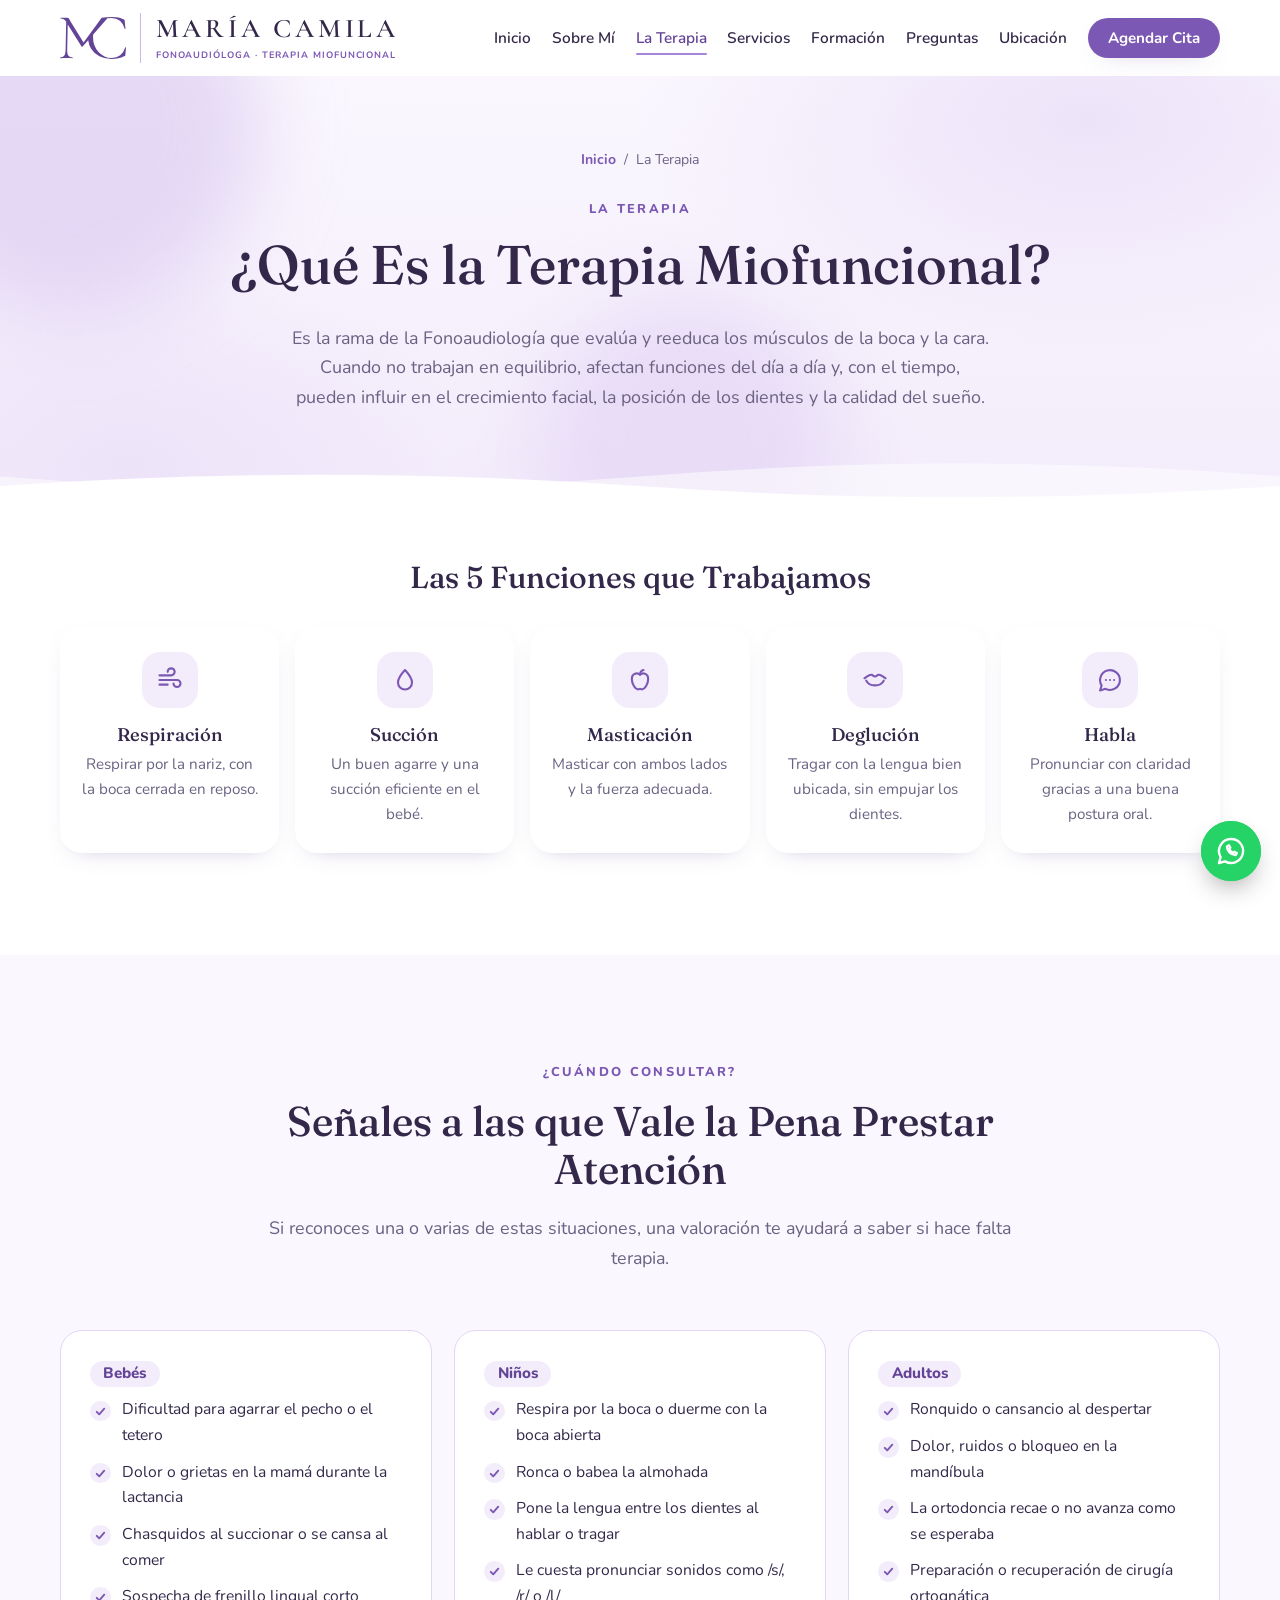
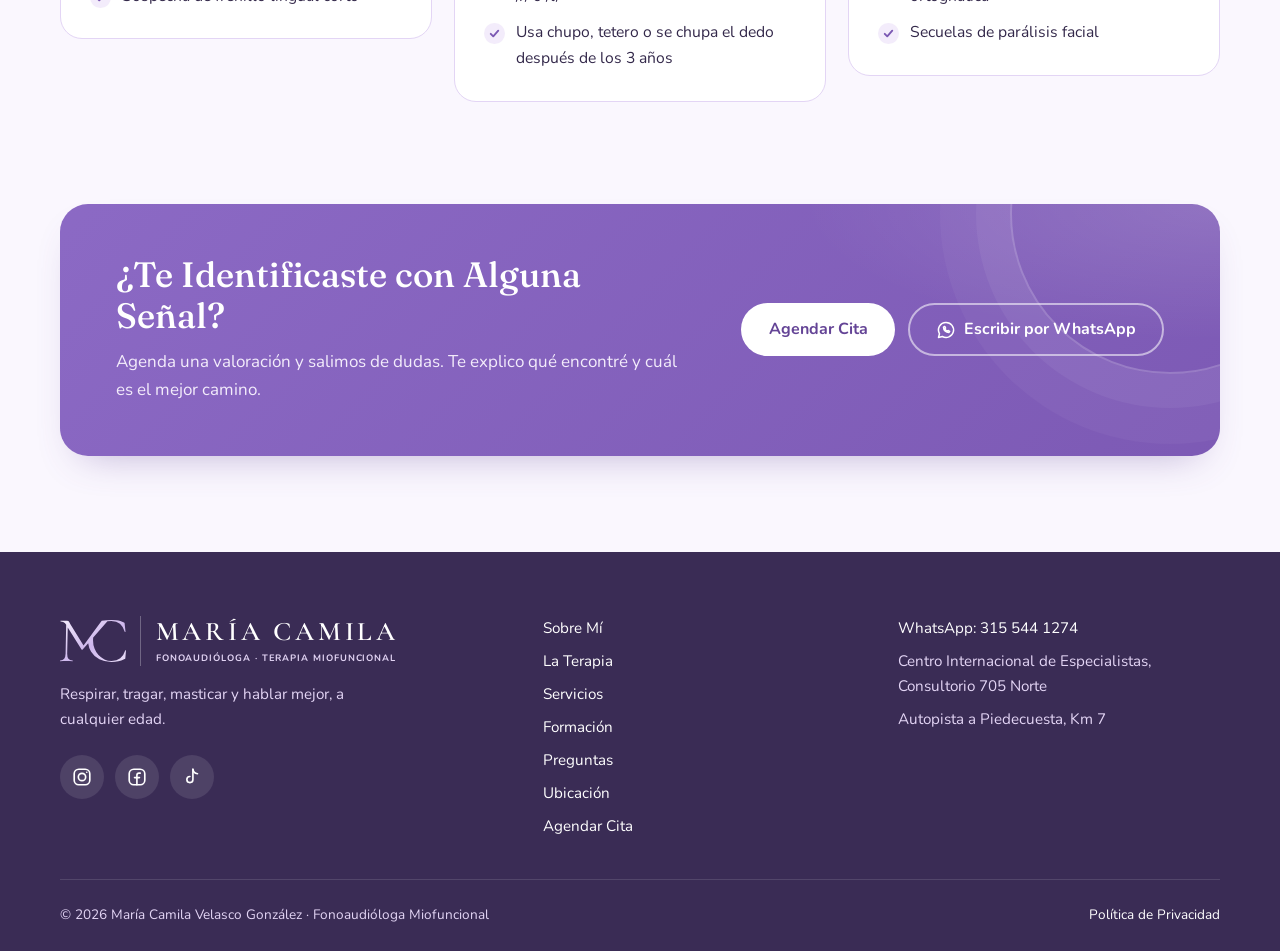
<file: terapia.html>
<!doctype html>
<html lang="es" class="no-js">
<head>
  <meta charset="utf-8">
  <meta name="viewport" content="width=device-width, initial-scale=1">
  <title>La Terapia Miofuncional | María Camila Velasco · Fonoaudióloga Miofuncional</title>
  <meta name="description" content="Qué es la Terapia Miofuncional Orofacial y cuándo consultar: respiración oral, ronquido, deglución atípica, frenillo lingual, hábitos y más.">
  <meta name="theme-color" content="#7B58B3">

  <!-- Vista previa al compartir el enlace (WhatsApp, Facebook). Si cambia la dirección del sitio, actualizar og:url y og:image. -->
  <meta property="og:type" content="website">
  <meta property="og:title" content="La Terapia Miofuncional | María Camila Velasco · Fonoaudióloga Miofuncional">
  <meta property="og:description" content="Qué es la Terapia Miofuncional Orofacial y cuándo consultar: respiración oral, ronquido, deglución atípica, frenillo lingual, hábitos y más.">
  <meta property="og:url" content="https://anva100.github.io/Pagina_Web_Fonoaudiologa_camila/terapia.html">
  <meta property="og:image" content="https://anva100.github.io/Pagina_Web_Fonoaudiologa_camila/img/compartir.jpg">
  <meta property="og:locale" content="es_CO">

  <link rel="icon" href="img/favicon.svg" type="image/svg+xml">
  <link rel="apple-touch-icon" href="img/apple-touch-icon.png">

  <link rel="preconnect" href="https://fonts.googleapis.com">
  <link rel="preconnect" href="https://fonts.gstatic.com" crossorigin>
  <link href="https://fonts.googleapis.com/css2?family=Fraunces:opsz,wght@9..144,400;9..144,500;9..144,600&family=Nunito:wght@400;500;600;700;800&display=swap" rel="stylesheet">
  <!-- Letra del logo (solo las letras de "MARÍA CAMILA") -->
  <link href="https://fonts.googleapis.com/css2?family=Cormorant+Garamond:wght@600&text=MAR%C3%8DCIL%20&display=swap" rel="stylesheet">
  <link rel="stylesheet" href="css/styles.css">
</head>
<body>

  <!-- ============ ENCABEZADO ============ -->
  <header class="header" id="header">
    <div class="container header__inner">
      <a href="index.html" class="brand" aria-label="Ir al inicio">
        <img src="img/logo-mc.svg" alt="" class="brand__icon" width="66" height="42">
        <span class="brand__text">
          <span class="brand__name">María Camila</span>
          <span class="brand__sub"><span>Fonoaudióloga ·</span> <span>Terapia Miofuncional</span></span>
        </span>
      </a>

      <nav class="nav" id="nav" aria-label="Navegación principal">
        <a href="index.html">Inicio</a>
        <a href="sobre-mi.html">Sobre Mí</a>
        <a href="terapia.html" aria-current="page">La Terapia</a>
        <a href="servicios.html">Servicios</a>
        <a href="formacion.html">Formación</a>
        <a href="preguntas.html">Preguntas</a>
        <a href="ubicacion.html">Ubicación</a>
        <a href="agenda.html" class="btn btn--primary btn--sm">Agendar Cita</a>
      </nav>

      <button class="nav-toggle" id="navToggle" aria-label="Abrir menú" aria-expanded="false" aria-controls="nav">
        <span></span><span></span><span></span>
      </button>
    </div>
  </header>

  <main>

    <section class="page-hero">
      <div class="container">
        <nav class="crumbs" aria-label="Ruta de navegación"><a href="index.html">Inicio</a><span aria-hidden="true">/</span><span aria-current="page">La Terapia</span></nav>
        <p class="eyebrow">La Terapia</p>
        <h1>¿Qué Es la Terapia Miofuncional?</h1>
        <p class="lead">Es la rama de la Fonoaudiología que evalúa y reeduca los músculos de la boca y la cara. Cuando no trabajan en equilibrio, afectan funciones del día a día y, con el tiempo, pueden influir en el crecimiento facial, la posición de los dientes y la calidad del sueño.</p>
      </div>
      <div class="waves" aria-hidden="true"><svg class="wave wave--back" viewBox="0 0 2880 80" preserveAspectRatio="none"><path d="M0 38 Q 360 70 720 38 T 1440 38 T 2160 38 T 2880 38 L2880 80 L0 80 Z"/></svg><svg class="wave wave--front" viewBox="0 0 2880 80" preserveAspectRatio="none"><path d="M0 50 Q 360 22 720 50 T 1440 50 T 2160 50 T 2880 50 L2880 80 L0 80 Z"/></svg></div>
    </section>

    <section class="section">
      <div class="container">
        <div class="section__head section__head--sm reveal">
          <h2>Las 5 Funciones que Trabajamos</h2>
        </div>
        <div class="functions">
          <article class="function reveal reveal--zoom">
            <span class="icon-circle"><svg class="i" viewBox="0 0 24 24" aria-hidden="true"><path d="M3 8h10a3 3 0 1 0-3-3"/><path d="M3 12h15a3 3 0 1 1-3 3"/><path d="M3 16h7"/></svg></span>
            <h3>Respiración</h3>
            <p>Respirar por la nariz, con la boca cerrada en reposo.</p>
          </article>
          <article class="function reveal reveal--zoom">
            <span class="icon-circle"><svg class="i" viewBox="0 0 24 24" aria-hidden="true"><path d="M12 3.5s6 6.4 6 10.7a6 6 0 0 1-12 0C6 9.9 12 3.5 12 3.5z"/></svg></span>
            <h3>Succión</h3>
            <p>Un buen agarre y una succión eficiente en el bebé.</p>
          </article>
          <article class="function reveal reveal--zoom">
            <span class="icon-circle"><svg class="i" viewBox="0 0 24 24" aria-hidden="true"><path d="M12 7.5c-2-2-7-1.5-7 3.8 0 4 2.9 8.7 5.4 8.7.9 0 1.6-.5 1.6-.5s.7.5 1.6.5c2.5 0 5.4-4.7 5.4-8.7 0-5.3-5-5.8-7-3.8z"/><path d="M12 7.5c0-2 1-3.4 3-4"/></svg></span>
            <h3>Masticación</h3>
            <p>Masticar con ambos lados y la fuerza adecuada.</p>
          </article>
          <article class="function reveal reveal--zoom">
            <span class="icon-circle"><svg class="i" viewBox="0 0 24 24" aria-hidden="true"><path d="M3 10.5c2-1 4-3.4 6-3 1.2.3 1.7 1.5 3 1.5s1.8-1.2 3-1.5c2-.4 4 2 6 3"/><path d="M4.5 12.5c2.5 5.5 12.5 5.5 15 0"/></svg></span>
            <h3>Deglución</h3>
            <p>Tragar con la lengua bien ubicada, sin empujar los dientes.</p>
          </article>
          <article class="function reveal reveal--zoom">
            <span class="icon-circle"><svg class="i" viewBox="0 0 24 24" aria-hidden="true"><path d="M20.5 12a8.5 8.5 0 0 1-12.3 7.6L3.5 21l1.3-4.4A8.5 8.5 0 1 1 20.5 12z"/><path d="M8.5 12h.01M12 12h.01M15.5 12h.01"/></svg></span>
            <h3>Habla</h3>
            <p>Pronunciar con claridad gracias a una buena postura oral.</p>
          </article>
        </div>
      </div>
    </section>

    <section class="section section--soft" id="senales">
      <div class="container">
        <div class="section__head reveal">
          <p class="eyebrow">¿Cuándo Consultar?</p>
          <h2>Señales a las que Vale la Pena Prestar Atención</h2>
          <p class="lead">Si reconoces una o varias de estas situaciones, una valoración te ayudará a saber si hace falta terapia.</p>
        </div>
        <div class="signals">
          <article class="signal-card reveal">
            <h3><span class="tag">Bebés</span></h3>
            <ul class="checklist">
              <li>Dificultad para agarrar el pecho o el tetero</li>
              <li>Dolor o grietas en la mamá durante la lactancia</li>
              <li>Chasquidos al succionar o se cansa al comer</li>
              <li>Sospecha de frenillo lingual corto</li>
            </ul>
          </article>
          <article class="signal-card reveal">
            <h3><span class="tag">Niños</span></h3>
            <ul class="checklist">
              <li>Respira por la boca o duerme con la boca abierta</li>
              <li>Ronca o babea la almohada</li>
              <li>Pone la lengua entre los dientes al hablar o tragar</li>
              <li>Le cuesta pronunciar sonidos como /s/, /r/ o /l/</li>
              <li>Usa chupo, tetero o se chupa el dedo después de los 3 años</li>
            </ul>
          </article>
          <article class="signal-card reveal">
            <h3><span class="tag">Adultos</span></h3>
            <ul class="checklist">
              <li>Ronquido o cansancio al despertar</li>
              <li>Dolor, ruidos o bloqueo en la mandíbula</li>
              <li>La ortodoncia recae o no avanza como se esperaba</li>
              <li>Preparación o recuperación de cirugía ortognática</li>
              <li>Secuelas de parálisis facial</li>
            </ul>
          </article>
        </div>
      </div>
    </section>

    <section class="cta-band">
      <div class="container">
        <div class="cta-band__box reveal">
          <div>
            <h2>¿Te Identificaste con Alguna Señal?</h2>
            <p>Agenda una valoración y salimos de dudas. Te explico qué encontré y cuál es el mejor camino.</p>
          </div>
          <div class="cta-band__actions">
            <a href="agenda.html" class="btn btn--white">Agendar Cita</a>
            <a href="https://wa.me/573155441274" class="btn btn--outline-light" target="_blank" rel="noopener"><svg class="i" viewBox="0 0 24 24" aria-hidden="true"><path d="M12 3a9 9 0 0 0-7.8 13.5L3 21l4.6-1.2A9 9 0 1 0 12 3z"/><path d="M9 8.6c0 3.4 2.9 6.4 6.4 6.4l1-1.4-1.9-1-1 .8a5.4 5.4 0 0 1-2.8-2.8l.8-1-1-1.9z"/></svg> Escribir por WhatsApp</a>
          </div>
        </div>
      </div>
    </section>
  </main>

  <!-- ============ PIE DE PÁGINA ============ -->
  <footer class="footer">
    <div class="container footer__grid">
      <div>
        <a href="index.html" class="brand brand--light">
          <img src="img/logo-mc-claro.svg" alt="" class="brand__icon" width="66" height="42">
          <span class="brand__text">
            <span class="brand__name">María Camila</span>
            <span class="brand__sub"><span>Fonoaudióloga ·</span> <span>Terapia Miofuncional</span></span>
          </span>
        </a>
        <p class="footer__tag">Respirar, tragar, masticar y hablar mejor, a cualquier edad.</p>
        <nav class="social social--light" aria-label="Redes sociales">
          <a href="https://www.instagram.com/fonoaudiologamariacamila/" target="_blank" rel="noopener" aria-label="Instagram"><svg class="i" viewBox="0 0 24 24" aria-hidden="true"><rect x="3.5" y="3.5" width="17" height="17" rx="5"/><circle cx="12" cy="12" r="4"/><path d="M17.2 6.8h.01"/></svg></a>
          <a href="https://www.facebook.com/fonomariacamila" target="_blank" rel="noopener" aria-label="Facebook"><svg class="i" viewBox="0 0 24 24" aria-hidden="true"><rect x="3.5" y="3.5" width="17" height="17" rx="5"/><path d="M15.5 7.8h-1.3a2.3 2.3 0 0 0-2.3 2.3v10.4M9.3 12.6h5.4"/></svg></a>
          <a href="https://www.tiktok.com/@camilavelasco100" target="_blank" rel="noopener" aria-label="TikTok"><svg class="i" viewBox="0 0 24 24" aria-hidden="true"><path d="M13 3.5v11.3a3.3 3.3 0 1 1-3.3-3.3"/><path d="M13 3.5c.3 2.7 2.3 4.7 5 4.9"/></svg></a>
        </nav>
      </div>
      <nav class="footer__nav" aria-label="Enlaces del pie de página">
        <a href="sobre-mi.html">Sobre Mí</a>
        <a href="terapia.html">La Terapia</a>
        <a href="servicios.html">Servicios</a>
        <a href="formacion.html">Formación</a>
        <a href="preguntas.html">Preguntas</a>
        <a href="ubicacion.html">Ubicación</a>
        <a href="agenda.html">Agendar Cita</a>
      </nav>
      <div class="footer__contact">
        <a href="https://wa.me/573155441274" target="_blank" rel="noopener">WhatsApp: 315 544 1274</a>
        <span>Centro Internacional de Especialistas, Consultorio 705 Norte</span>
        <span>Autopista a Piedecuesta, Km 7</span>
      </div>
    </div>
    <div class="container footer__bottom">
      <span>© <span id="year">2026</span> María Camila Velasco González · Fonoaudióloga Miofuncional</span>
      <a href="privacidad.html">Política de Privacidad</a>
    </div>
  </footer>

  <!-- Botón flotante de WhatsApp -->
  <a href="https://wa.me/573155441274" class="wa-float" target="_blank" rel="noopener" aria-label="Escribir por WhatsApp">
    <span class="wa-float__tip">¿Agendamos tu cita? Escríbeme</span>
    <svg viewBox="0 0 24 24" aria-hidden="true"><path d="M12 3a9 9 0 0 0-7.8 13.5L3 21l4.6-1.2A9 9 0 1 0 12 3z"/><path d="M9 8.6c0 3.4 2.9 6.4 6.4 6.4l1-1.4-1.9-1-1 .8a5.4 5.4 0 0 1-2.8-2.8l.8-1-1-1.9z"/></svg>
  </a>

  <script src="js/main.js"></script>
</body>
</html>
</file>
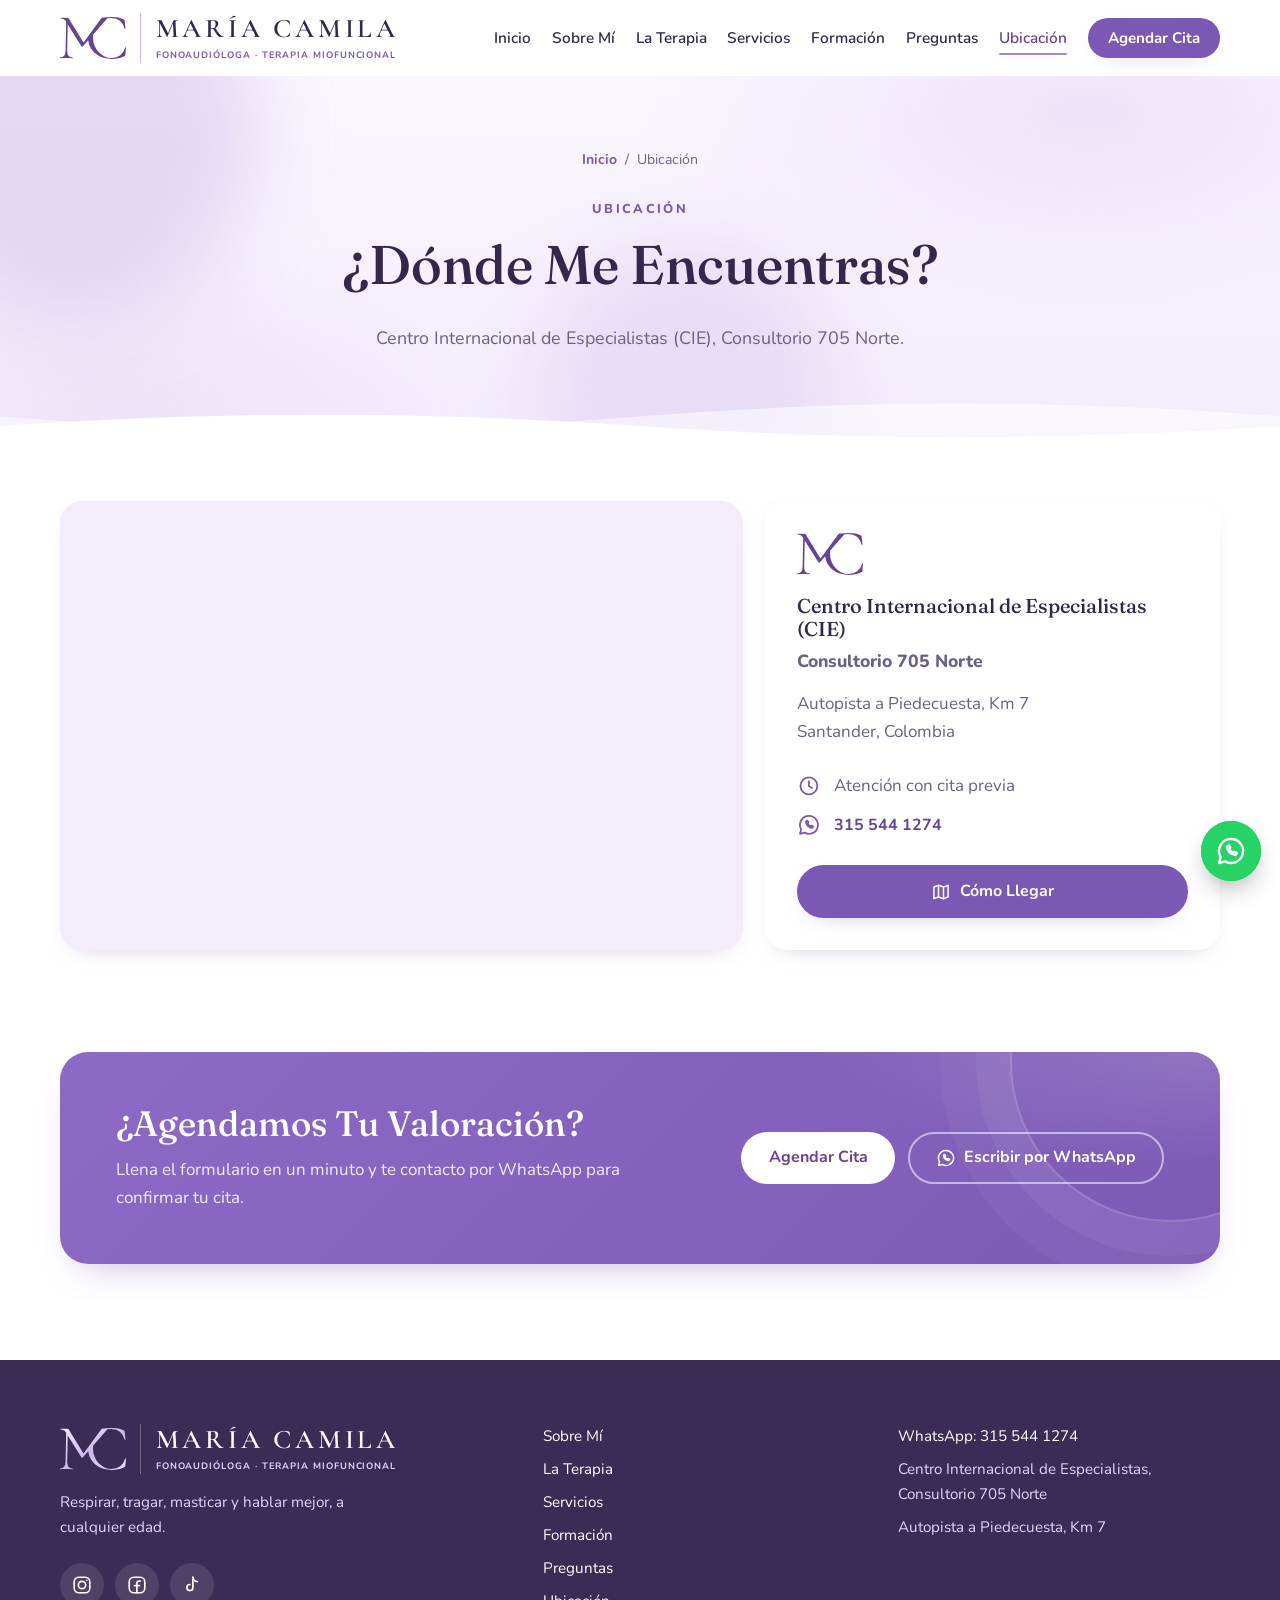
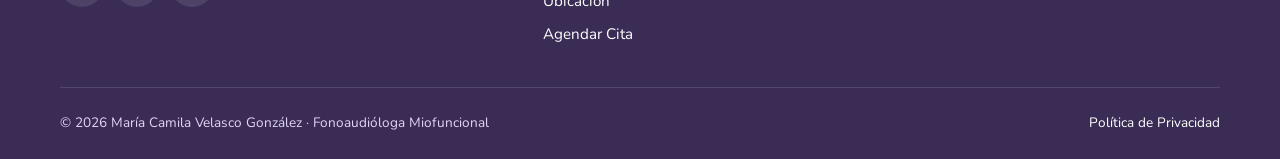
<file: ubicacion.html>
<!doctype html>
<html lang="es" class="no-js">
<head>
  <meta charset="utf-8">
  <meta name="viewport" content="width=device-width, initial-scale=1">
  <title>Ubicación | María Camila Velasco · Fonoaudióloga Miofuncional</title>
  <meta name="description" content="Centro Internacional de Especialistas (CIE), Consultorio 705 Norte, Autopista a Piedecuesta, Km 7, Santander.">
  <meta name="theme-color" content="#7B58B3">

  <!-- Vista previa al compartir el enlace (WhatsApp, Facebook). Si cambia la dirección del sitio, actualizar og:url y og:image. -->
  <meta property="og:type" content="website">
  <meta property="og:title" content="Ubicación | María Camila Velasco · Fonoaudióloga Miofuncional">
  <meta property="og:description" content="Centro Internacional de Especialistas (CIE), Consultorio 705 Norte, Autopista a Piedecuesta, Km 7, Santander.">
  <meta property="og:url" content="https://anva100.github.io/Pagina_Web_Fonoaudiologa_camila/ubicacion.html">
  <meta property="og:image" content="https://anva100.github.io/Pagina_Web_Fonoaudiologa_camila/img/compartir.jpg">
  <meta property="og:locale" content="es_CO">

  <link rel="icon" href="img/favicon.svg" type="image/svg+xml">
  <link rel="apple-touch-icon" href="img/apple-touch-icon.png">

  <link rel="preconnect" href="https://fonts.googleapis.com">
  <link rel="preconnect" href="https://fonts.gstatic.com" crossorigin>
  <link href="https://fonts.googleapis.com/css2?family=Fraunces:opsz,wght@9..144,400;9..144,500;9..144,600&family=Nunito:wght@400;500;600;700;800&display=swap" rel="stylesheet">
  <!-- Letra del logo (solo las letras de "MARÍA CAMILA") -->
  <link href="https://fonts.googleapis.com/css2?family=Cormorant+Garamond:wght@600&text=MAR%C3%8DCIL%20&display=swap" rel="stylesheet">
  <link rel="stylesheet" href="css/styles.css">
</head>
<body>

  <!-- ============ ENCABEZADO ============ -->
  <header class="header" id="header">
    <div class="container header__inner">
      <a href="index.html" class="brand" aria-label="Ir al inicio">
        <img src="img/logo-mc.svg" alt="" class="brand__icon" width="66" height="42">
        <span class="brand__text">
          <span class="brand__name">María Camila</span>
          <span class="brand__sub"><span>Fonoaudióloga ·</span> <span>Terapia Miofuncional</span></span>
        </span>
      </a>

      <nav class="nav" id="nav" aria-label="Navegación principal">
        <a href="index.html">Inicio</a>
        <a href="sobre-mi.html">Sobre Mí</a>
        <a href="terapia.html">La Terapia</a>
        <a href="servicios.html">Servicios</a>
        <a href="formacion.html">Formación</a>
        <a href="preguntas.html">Preguntas</a>
        <a href="ubicacion.html" aria-current="page">Ubicación</a>
        <a href="agenda.html" class="btn btn--primary btn--sm">Agendar Cita</a>
      </nav>

      <button class="nav-toggle" id="navToggle" aria-label="Abrir menú" aria-expanded="false" aria-controls="nav">
        <span></span><span></span><span></span>
      </button>
    </div>
  </header>

  <main>

    <section class="page-hero">
      <div class="container">
        <nav class="crumbs" aria-label="Ruta de navegación"><a href="index.html">Inicio</a><span aria-hidden="true">/</span><span aria-current="page">Ubicación</span></nav>
        <p class="eyebrow">Ubicación</p>
        <h1>¿Dónde Me Encuentras?</h1>
        <p class="lead">Centro Internacional de Especialistas (CIE), Consultorio 705 Norte.</p>
      </div>
      <div class="waves" aria-hidden="true"><svg class="wave wave--back" viewBox="0 0 2880 80" preserveAspectRatio="none"><path d="M0 38 Q 360 70 720 38 T 1440 38 T 2160 38 T 2880 38 L2880 80 L0 80 Z"/></svg><svg class="wave wave--front" viewBox="0 0 2880 80" preserveAspectRatio="none"><path d="M0 50 Q 360 22 720 50 T 1440 50 T 2160 50 T 2880 50 L2880 80 L0 80 Z"/></svg></div>
    </section>

    <section class="section">
      <div class="container">
        <div class="location reveal reveal--zoom">
          <div class="location__map">
            <iframe
              title="Mapa: Centro Internacional de Especialistas"
              src="https://www.google.com/maps?q=Centro%20Internacional%20de%20Especialistas%20CIE%2C%20Floridablanca%2C%20Santander&z=16&output=embed"
              loading="lazy" referrerpolicy="no-referrer-when-downgrade" allowfullscreen></iframe>
          </div>
          <div class="location__card">
            <img src="img/logo-mc.svg" alt="" width="66" height="42">
            <h3>Centro Internacional de Especialistas (CIE)</h3>
            <p class="location__room">Consultorio 705 Norte</p>
            <p>Autopista a Piedecuesta, Km 7<br>Santander, Colombia</p>
            <ul class="contact-list contact-list--dark">
              <li><svg class="i" viewBox="0 0 24 24" aria-hidden="true"><circle cx="12" cy="12" r="8.5"/><path d="M12 7.5V12l3 2"/></svg><span>Atención con cita previa</span></li>
              <li><svg class="i" viewBox="0 0 24 24" aria-hidden="true"><path d="M12 3a9 9 0 0 0-7.8 13.5L3 21l4.6-1.2A9 9 0 1 0 12 3z"/><path d="M9 8.6c0 3.4 2.9 6.4 6.4 6.4l1-1.4-1.9-1-1 .8a5.4 5.4 0 0 1-2.8-2.8l.8-1-1-1.9z"/></svg><a href="https://wa.me/573155441274" target="_blank" rel="noopener">315 544 1274</a></li>
            </ul>
            <a class="btn btn--primary btn--block" target="_blank" rel="noopener"
               href="https://www.google.com/maps/search/?api=1&query=Centro+Internacional+de+Especialistas+CIE+Floridablanca+Santander">
              <svg class="i" viewBox="0 0 24 24" aria-hidden="true"><path d="M9 4 3.5 6v14L9 18l6 2 5.5-2V4L15 6z"/><path d="M9 4v14M15 6v14"/></svg> Cómo Llegar
            </a>
          </div>
        </div>
      </div>
    </section>

    <section class="cta-band">
      <div class="container">
        <div class="cta-band__box reveal">
          <div>
            <h2>¿Agendamos Tu Valoración?</h2>
            <p>Llena el formulario en un minuto y te contacto por WhatsApp para confirmar tu cita.</p>
          </div>
          <div class="cta-band__actions">
            <a href="agenda.html" class="btn btn--white">Agendar Cita</a>
            <a href="https://wa.me/573155441274" class="btn btn--outline-light" target="_blank" rel="noopener"><svg class="i" viewBox="0 0 24 24" aria-hidden="true"><path d="M12 3a9 9 0 0 0-7.8 13.5L3 21l4.6-1.2A9 9 0 1 0 12 3z"/><path d="M9 8.6c0 3.4 2.9 6.4 6.4 6.4l1-1.4-1.9-1-1 .8a5.4 5.4 0 0 1-2.8-2.8l.8-1-1-1.9z"/></svg> Escribir por WhatsApp</a>
          </div>
        </div>
      </div>
    </section>
  </main>

  <!-- ============ PIE DE PÁGINA ============ -->
  <footer class="footer">
    <div class="container footer__grid">
      <div>
        <a href="index.html" class="brand brand--light">
          <img src="img/logo-mc-claro.svg" alt="" class="brand__icon" width="66" height="42">
          <span class="brand__text">
            <span class="brand__name">María Camila</span>
            <span class="brand__sub"><span>Fonoaudióloga ·</span> <span>Terapia Miofuncional</span></span>
          </span>
        </a>
        <p class="footer__tag">Respirar, tragar, masticar y hablar mejor, a cualquier edad.</p>
        <nav class="social social--light" aria-label="Redes sociales">
          <a href="https://www.instagram.com/fonoaudiologamariacamila/" target="_blank" rel="noopener" aria-label="Instagram"><svg class="i" viewBox="0 0 24 24" aria-hidden="true"><rect x="3.5" y="3.5" width="17" height="17" rx="5"/><circle cx="12" cy="12" r="4"/><path d="M17.2 6.8h.01"/></svg></a>
          <a href="https://www.facebook.com/fonomariacamila" target="_blank" rel="noopener" aria-label="Facebook"><svg class="i" viewBox="0 0 24 24" aria-hidden="true"><rect x="3.5" y="3.5" width="17" height="17" rx="5"/><path d="M15.5 7.8h-1.3a2.3 2.3 0 0 0-2.3 2.3v10.4M9.3 12.6h5.4"/></svg></a>
          <a href="https://www.tiktok.com/@camilavelasco100" target="_blank" rel="noopener" aria-label="TikTok"><svg class="i" viewBox="0 0 24 24" aria-hidden="true"><path d="M13 3.5v11.3a3.3 3.3 0 1 1-3.3-3.3"/><path d="M13 3.5c.3 2.7 2.3 4.7 5 4.9"/></svg></a>
        </nav>
      </div>
      <nav class="footer__nav" aria-label="Enlaces del pie de página">
        <a href="sobre-mi.html">Sobre Mí</a>
        <a href="terapia.html">La Terapia</a>
        <a href="servicios.html">Servicios</a>
        <a href="formacion.html">Formación</a>
        <a href="preguntas.html">Preguntas</a>
        <a href="ubicacion.html">Ubicación</a>
        <a href="agenda.html">Agendar Cita</a>
      </nav>
      <div class="footer__contact">
        <a href="https://wa.me/573155441274" target="_blank" rel="noopener">WhatsApp: 315 544 1274</a>
        <span>Centro Internacional de Especialistas, Consultorio 705 Norte</span>
        <span>Autopista a Piedecuesta, Km 7</span>
      </div>
    </div>
    <div class="container footer__bottom">
      <span>© <span id="year">2026</span> María Camila Velasco González · Fonoaudióloga Miofuncional</span>
      <a href="privacidad.html">Política de Privacidad</a>
    </div>
  </footer>

  <!-- Botón flotante de WhatsApp -->
  <a href="https://wa.me/573155441274" class="wa-float" target="_blank" rel="noopener" aria-label="Escribir por WhatsApp">
    <span class="wa-float__tip">¿Agendamos tu cita? Escríbeme</span>
    <svg viewBox="0 0 24 24" aria-hidden="true"><path d="M12 3a9 9 0 0 0-7.8 13.5L3 21l4.6-1.2A9 9 0 1 0 12 3z"/><path d="M9 8.6c0 3.4 2.9 6.4 6.4 6.4l1-1.4-1.9-1-1 .8a5.4 5.4 0 0 1-2.8-2.8l.8-1-1-1.9z"/></svg>
  </a>

  <script src="js/main.js"></script>
</body>
</html>
</file>
<file: css/styles.css>
/* =========================================================
   María Camila Velasco · Fonoaudióloga Miofuncional
   Paleta: lila suave + blanco
   ========================================================= */

:root {
  --lila-50:  #FAF7FE;
  --lila-100: #F3ECFB;
  --lila-150: #EDE3F9;
  --lila-200: #E3D5F5;
  --lila-300: #CDB6EC;
  --lila-400: #A586D6;
  --lila-600: #7B58B3;
  --lila-700: #644496;
  --plum:     #33284A;   /* texto principal */
  --muted:    #6B6283;   /* texto secundario */
  --white:    #FFFFFF;
  --wa:       #25D366;

  --radius:   22px;
  --radius-sm: 14px;
  --shadow:   0 18px 40px -22px rgba(100, 68, 150, .45);
  --shadow-sm: 0 8px 24px -16px rgba(100, 68, 150, .5);

  --font-title: "Fraunces", Georgia, serif;
  --font-body:  "Nunito", system-ui, -apple-system, "Segoe UI", sans-serif;
  --font-brand: "Cormorant Garamond", "Fraunces", Georgia, serif; /* nombre en el logo */
  --header-h: 76px;
}

*, *::before, *::after { box-sizing: border-box; }

html { scroll-behavior: smooth; scroll-padding-top: calc(var(--header-h) + 8px); }

body {
  margin: 0;
  font-family: var(--font-body);
  font-size: 1.0625rem;
  line-height: 1.65;
  color: var(--plum);
  background: var(--white);
  -webkit-font-smoothing: antialiased;
}

img { max-width: 100%; height: auto; display: block; }
a { color: var(--lila-600); }
h1, h2, h3 { font-family: var(--font-title); font-weight: 500; line-height: 1.15; margin: 0 0 .5em; color: var(--plum); }
h2 { font-size: clamp(1.9rem, 3.4vw, 2.6rem); }
h3 { font-size: 1.25rem; }
p  { margin: 0 0 1em; }

.container { width: min(1160px, 100% - 2.5rem); margin-inline: auto; }
.container--narrow { width: min(820px, 100% - 2.5rem); }
.center { text-align: center; margin-top: 2.5rem; }

/* Iconos de línea */
.i { width: 1.25em; height: 1.25em; flex: none; fill: none; stroke: currentColor; stroke-width: 1.8; stroke-linecap: round; stroke-linejoin: round; }

/* ---------- Botones ---------- */
.btn {
  display: inline-flex; align-items: center; justify-content: center; gap: .55em;
  padding: .9em 1.6em; border-radius: 999px; border: 2px solid transparent;
  font: 700 1rem/1.2 var(--font-body); text-decoration: none; cursor: pointer;
  transition: transform .2s ease, background-color .2s ease, box-shadow .2s ease, color .2s ease;
}
.btn:hover { transform: translateY(-2px); }
.btn:focus-visible, .chip input:focus-visible + span, .shortcut:focus-visible { outline: 3px solid var(--lila-300); outline-offset: 3px; }
.btn--primary { background: var(--lila-600); color: var(--white); box-shadow: var(--shadow-sm); }
.btn--primary:hover { background: var(--lila-700); }
.btn--ghost { background: var(--white); color: var(--lila-700); border-color: var(--lila-200); }
.btn--ghost:hover { border-color: var(--lila-400); }
.btn--sm { padding: .6em 1.2em; font-size: .95rem; }
.btn--block { width: 100%; }

.link-light { color: var(--white); font-weight: 700; }

.eyebrow {
  display: inline-block; margin: 0 0 .9rem;
  font-size: .8rem; font-weight: 800; letter-spacing: .18em; text-transform: uppercase; color: var(--lila-600);
}
.eyebrow--light { color: var(--lila-200); }

/* ---------- Encabezado ---------- */
.header {
  position: sticky; top: 0; z-index: 50; height: var(--header-h);
  background: rgba(255, 255, 255, .86); backdrop-filter: saturate(1.4) blur(12px);
  transition: box-shadow .25s ease;
}
.header.is-scrolled { box-shadow: 0 6px 24px -18px rgba(51, 40, 74, .5); }
.header__inner { height: 100%; display: flex; align-items: center; justify-content: space-between; gap: 1rem; }

/* Logo: monograma MC | línea fina | MARÍA CAMILA / profesión (como la versión horizontal) */
.brand { display: flex; align-items: center; gap: .9rem; text-decoration: none; }
.brand__icon { width: auto; height: 42px; transition: height .3s ease; }
.header.is-scrolled .brand__icon { height: 37px; }
.brand__text { display: flex; flex-direction: column; line-height: 1; padding: .2rem 0 .2rem .9rem; border-left: 1px solid var(--lila-300); }
.brand__name { font-family: var(--font-brand); font-size: 1.68rem; font-weight: 600; letter-spacing: .14em; margin-right: -.14em; text-transform: uppercase; color: var(--plum); white-space: nowrap; }
.brand__sub { font-size: .58rem; font-weight: 700; letter-spacing: .1em; text-transform: uppercase; color: var(--lila-600); margin-top: .5rem; white-space: nowrap; }
.brand--light .brand__text { border-left-color: rgba(255, 255, 255, .28); }
.brand--light .brand__name { color: var(--white); }
.brand--light .brand__sub { color: var(--lila-200); }

.nav { display: flex; align-items: center; gap: 1.3rem; }
.nav a:not(.btn) { color: var(--plum); text-decoration: none; font-weight: 600; font-size: .96rem; position: relative; white-space: nowrap; }
.nav a:not(.btn)::after {
  content: ""; position: absolute; left: 0; right: 0; bottom: -4px; height: 2px; border-radius: 2px;
  background: var(--lila-400); transform: scaleX(0); transition: transform .25s ease;
}
.nav a:not(.btn):hover::after { transform: scaleX(1); }

.nav-toggle { display: none; width: 44px; height: 44px; border: 0; border-radius: 12px; background: var(--lila-100); cursor: pointer; padding: 0; flex-direction: column; align-items: center; justify-content: center; gap: 5px; }
.nav-toggle span { width: 20px; height: 2px; border-radius: 2px; background: var(--lila-700); transition: transform .25s ease, opacity .25s ease; }
.nav-toggle[aria-expanded="true"] span:nth-child(1) { transform: translateY(7px) rotate(45deg); }
.nav-toggle[aria-expanded="true"] span:nth-child(2) { opacity: 0; }
.nav-toggle[aria-expanded="true"] span:nth-child(3) { transform: translateY(-7px) rotate(-45deg); }

/* ---------- Hero ---------- */
.hero {
  position: relative; overflow: hidden;
  background:
    radial-gradient(60% 60% at 85% 20%, var(--lila-150) 0%, transparent 70%),
    linear-gradient(180deg, var(--white) 0%, var(--lila-50) 45%, var(--lila-100) 100%);
  padding: clamp(2.5rem, 6vw, 5rem) 0 clamp(4.5rem, 8vw, 6rem);
}
.hero__grid { display: grid; grid-template-columns: 1.1fr .9fr; gap: clamp(2rem, 5vw, 4.5rem); align-items: center; }
.hero__title { font-size: clamp(2.6rem, 5.6vw, 4.3rem); font-weight: 500; letter-spacing: -.01em; margin-bottom: .45em; }
.hero__subtitle {
  display: block; margin-top: .3em;
  font-family: var(--font-body); font-size: .36em; font-weight: 800; letter-spacing: .2em; text-transform: uppercase; color: var(--lila-600);
}
.hero__lead { font-size: 1.2rem; color: var(--muted); max-width: 34em; }
.hero__lead strong { color: var(--plum); font-weight: 700; }
.hero__actions { display: flex; flex-wrap: wrap; gap: .8rem; margin: 2rem 0 2.2rem; }
.hero__trust { list-style: none; padding: 0; margin: 0; display: flex; flex-wrap: wrap; gap: .6rem 1.4rem; color: var(--muted); font-size: .95rem; font-weight: 600; }
.hero__trust li { display: flex; align-items: center; gap: .45rem; }
.hero__trust .i { color: var(--lila-600); }

.hero__media { position: relative; justify-self: center; width: min(420px, 100%); }
.hero__blob {
  position: absolute; inset: 8% -10% -6% 8%; z-index: 0;
  background: linear-gradient(160deg, var(--lila-300), var(--lila-200));
  border-radius: 46% 54% 42% 58% / 55% 45% 55% 45%;
  animation: morph 14s ease-in-out infinite alternate;
}
@keyframes morph {
  to { border-radius: 58% 42% 55% 45% / 45% 58% 42% 55%; transform: rotate(6deg); }
}
.hero__photo {
  position: relative; z-index: 1; margin: 0;
  border-radius: 999px 999px var(--radius) var(--radius); overflow: hidden;
  aspect-ratio: 4 / 5; border: 8px solid var(--white); box-shadow: var(--shadow);
}
.hero__photo img { width: 100%; height: 100%; object-fit: cover; object-position: 50% 30%; }
.hero__badge {
  position: absolute; z-index: 2; background: var(--white); border-radius: var(--radius-sm); box-shadow: var(--shadow);
  padding: .7rem 1rem; display: flex; align-items: center; gap: .6rem; font-size: .9rem;
}
.hero__badge--bottom { bottom: 7%; right: -10%; flex-direction: column; align-items: flex-start; gap: 0; line-height: 1.3; }
.hero__badge--bottom strong { color: var(--plum); font-size: .9rem; }
.hero__badge--bottom span { color: var(--muted); font-size: .82rem; }

/* Sello del logo sobre la foto; el anillo con el nombre gira despacio */
.hero__seal {
  position: absolute; z-index: 2; top: 3%; left: -12%; width: 132px; aspect-ratio: 1;
  display: grid; place-items: center; border-radius: 50%;
  background: var(--white); box-shadow: var(--shadow);
}
.hero__seal-ring { position: absolute; inset: 5%; width: 90%; height: 90%; animation: spin 60s linear infinite; }
.hero__seal-mono { width: 41%; height: auto; }

.waves { position: absolute; left: 0; right: 0; bottom: -1px; height: 64px; overflow: hidden; pointer-events: none; z-index: 1; }
.wave { position: absolute; left: 0; bottom: 0; width: 200%; height: 100%; }
.wave--back { fill: rgba(255, 255, 255, .55); animation: waveMove 17s linear infinite; }
.wave--front { fill: var(--white); animation: waveMove 11s linear infinite reverse; }
@keyframes waveMove { to { transform: translateX(-50%); } }

/* ---------- Secciones ---------- */
.section { padding: clamp(4rem, 8vw, 6.5rem) 0; }
.section--soft { background: var(--lila-50); }
.section__head { text-align: center; max-width: 760px; margin: 0 auto clamp(2.5rem, 5vw, 3.5rem); }
.lead { font-size: 1.12rem; color: var(--muted); }

.icon-circle {
  display: inline-grid; place-items: center; width: 56px; height: 56px; border-radius: 18px;
  background: var(--lila-100); color: var(--lila-600); margin-bottom: 1rem;
}
.icon-circle .i { width: 28px; height: 28px; }

.checklist { list-style: none; padding: 0; margin: 1.2rem 0 0; display: grid; gap: .65rem; }
.checklist li { position: relative; padding-left: 2rem; }
.checklist li::before {
  content: ""; position: absolute; left: 0; top: .2em; width: 1.3rem; height: 1.3rem; border-radius: 50%;
  background: var(--lila-100) url("data:image/svg+xml,%3Csvg xmlns='http://www.w3.org/2000/svg' viewBox='0 0 24 24' fill='none' stroke='%237B58B3' stroke-width='3' stroke-linecap='round' stroke-linejoin='round'%3E%3Cpath d='M6 12.5l4 4 8-9'/%3E%3C/svg%3E") center / 70% no-repeat;
}

/* Sobre mí */
.about__grid { display: grid; grid-template-columns: .8fr 1.2fr; gap: clamp(2rem, 6vw, 5rem); align-items: center; }
.about__photo { position: relative; justify-self: center; width: min(360px, 100%); }
.about__photo::before {
  content: ""; position: absolute; inset: -14px; border-radius: 50%;
  border: 2px dashed var(--lila-300); animation: spin 40s linear infinite;
}
@keyframes spin { to { transform: rotate(360deg); } }
.about__photo img { border-radius: 50%; width: 100%; aspect-ratio: 1; object-fit: cover; box-shadow: var(--shadow); border: 8px solid var(--lila-100); }

/* La terapia: funciones */
.functions { display: grid; grid-template-columns: repeat(5, 1fr); gap: 1rem; }
.function { background: var(--white); border-radius: var(--radius); padding: 1.6rem 1.3rem; text-align: center; box-shadow: var(--shadow-sm); transition: transform .25s ease; }
.function:hover { transform: translateY(-4px); }
.function h3 { font-size: 1.15rem; margin-bottom: .35em; }
.function p { font-size: .95rem; color: var(--muted); margin: 0; }

/* Señales */
.signals { display: grid; grid-template-columns: repeat(3, 1fr); gap: 1.4rem; align-items: start; }
.signal-card { border: 1.5px solid var(--lila-200); border-radius: var(--radius); padding: 1.8rem; background: var(--white); }
.signal-card .checklist { margin-top: .4rem; font-size: .98rem; }
.tag { display: inline-block; padding: .3em .9em; border-radius: 999px; background: var(--lila-100); color: var(--lila-700); font-family: var(--font-body); font-weight: 800; font-size: .95rem; }

/* Servicios */
.services { display: grid; grid-template-columns: repeat(3, 1fr); gap: 1.4rem; }
.service { background: var(--white); border-radius: var(--radius); padding: 2rem 1.8rem; box-shadow: var(--shadow-sm); transition: transform .25s ease, box-shadow .25s ease; }
.service:hover { transform: translateY(-4px); box-shadow: var(--shadow); }
.service p { color: var(--muted); margin: 0; font-size: .98rem; }
/* Si la última tarjeta queda sola en su fila, se centra */
.services > .service:last-child:nth-child(3n+1) { grid-column: 2; }

/* Proceso */
.steps { list-style: none; padding: 0; margin: 0; display: grid; grid-template-columns: repeat(4, 1fr); gap: 1.6rem; counter-reset: step; position: relative; }
.steps::before { content: ""; position: absolute; top: 28px; left: 12%; right: 12%; border-top: 2px dashed var(--lila-300); }
.step { text-align: center; position: relative; }
.step__num {
  display: inline-grid; place-items: center; width: 56px; height: 56px; border-radius: 50%;
  background: var(--lila-600); color: var(--white); font-family: var(--font-title); font-size: 1.4rem;
  box-shadow: 0 0 0 8px var(--white), var(--shadow-sm); margin-bottom: 1.1rem; position: relative;
}
.step p { color: var(--muted); font-size: .98rem; margin: 0; }

/* Diplomas */
.diplomas { display: grid; grid-template-columns: repeat(auto-fit, minmax(240px, 1fr)); gap: 1.4rem; }
.diploma { margin: 0; background: var(--white); border-radius: var(--radius); padding: .8rem; box-shadow: var(--shadow-sm); cursor: zoom-in; transition: transform .25s ease; }
.diploma:hover { transform: translateY(-4px); }
.diploma__img { width: 100%; aspect-ratio: 4 / 3; object-fit: cover; border-radius: var(--radius-sm); background: var(--lila-100); }
.diploma figcaption { padding: .9rem .5rem .4rem; display: flex; flex-direction: column; line-height: 1.35; }
.diploma figcaption strong { font-family: var(--font-title); font-weight: 500; font-size: 1.08rem; }
.diploma figcaption span { color: var(--muted); font-size: .9rem; }
.diploma--placeholder { cursor: default; }
.soon { max-width: 640px; margin: 0 auto; text-align: center; padding: clamp(2rem, 5vw, 3rem); border: 2px dashed var(--lila-300); border-radius: var(--radius); background: var(--lila-50); }
.soon .icon-circle { width: 72px; height: 72px; border-radius: 50%; }
.soon .icon-circle .i { width: 36px; height: 36px; }
.soon p { color: var(--muted); margin-bottom: 1.5rem; }
.diploma--placeholder .diploma__img { display: grid; place-items: center; color: var(--lila-400); border: 2px dashed var(--lila-300); }
.diploma--placeholder .diploma__img .i { width: 56px; height: 56px; stroke-width: 1.3; }

/* Agenda */
.agenda {
  background:
    radial-gradient(50% 70% at 0% 0%, rgba(255, 255, 255, .12) 0%, transparent 60%),
    linear-gradient(140deg, #8D6BC6 0%, var(--lila-600) 50%, var(--lila-700) 100%);
  color: var(--white);
}
.agenda__grid { display: grid; grid-template-columns: .9fr 1.1fr; gap: clamp(2rem, 6vw, 5rem); align-items: start; }
.agenda h2 { color: var(--white); }
.agenda__info p { color: var(--lila-100); font-size: 1.1rem; }
.contact-list { list-style: none; padding: 0; margin: 2rem 0 0; display: grid; gap: 1rem; }
.contact-list li { display: flex; gap: .8rem; align-items: flex-start; color: var(--lila-100); }
.contact-list .i { width: 1.4em; height: 1.4em; color: var(--white); margin-top: .1em; }
.contact-list a { color: var(--white); font-weight: 700; font-size: 1.15rem; text-decoration: none; }

.form { background: var(--white); color: var(--plum); border-radius: var(--radius); padding: clamp(1.5rem, 4vw, 2.4rem); box-shadow: 0 30px 60px -30px rgba(30, 15, 60, .55); display: grid; gap: 1.1rem; }
.form__row { display: grid; grid-template-columns: 1fr 1fr; gap: 1.1rem; }
.form__row > [hidden] { display: none; }
.field { display: grid; gap: .4rem; margin: 0; padding: 0; border: 0; min-width: 0; }
.field > span, .field legend { font-weight: 700; font-size: .92rem; padding: 0; margin-bottom: .4rem; }
fieldset.field legend { margin-bottom: .5rem; }
.field input, .field select, .field textarea {
  width: 100%; font: inherit; font-size: 1rem; color: var(--plum);
  padding: .8rem 1rem; border: 1.5px solid var(--lila-200); border-radius: 12px; background: var(--lila-50);
  transition: border-color .2s ease, box-shadow .2s ease, background-color .2s ease;
}
.field textarea { resize: vertical; }
.field input:focus, .field select:focus, .field textarea:focus { outline: none; border-color: var(--lila-400); background: var(--white); box-shadow: 0 0 0 4px var(--lila-100); }
.field .is-invalid { border-color: #C2416B; background: #FFF6F9; }

.chips { display: flex; flex-wrap: wrap; gap: .5rem; }
.chip { position: relative; cursor: pointer; }
.chip input { position: absolute; opacity: 0; pointer-events: none; }
.chip span { display: inline-block; padding: .55em 1.1em; border-radius: 999px; border: 1.5px solid var(--lila-200); background: var(--lila-50); font-weight: 600; font-size: .95rem; transition: all .2s ease; }
.chip input:checked + span { background: var(--lila-600); border-color: var(--lila-600); color: var(--white); }

.consent { display: flex; gap: .7rem; align-items: flex-start; font-size: .9rem; color: var(--muted); }
.consent input { width: 1.2rem; height: 1.2rem; margin-top: .2rem; accent-color: var(--lila-600); flex: none; }
.form__error { margin: 0; padding: .7rem 1rem; border-radius: 12px; background: #FFF0F5; color: #A3204F; font-weight: 600; font-size: .92rem; }

/* FAQ */
.faq { display: grid; gap: .8rem; }
.faq details { border: 1.5px solid var(--lila-200); border-radius: var(--radius-sm); padding: 0 1.4rem; background: var(--white); transition: background-color .2s ease; }
.faq details[open] { background: var(--lila-50); }
.faq summary { cursor: pointer; list-style: none; padding: 1.15rem 2rem 1.15rem 0; font-weight: 700; position: relative; }
.faq summary::-webkit-details-marker { display: none; }
.faq summary::after { content: "+"; position: absolute; right: 0; top: 50%; transform: translateY(-50%); font-size: 1.5rem; font-weight: 400; color: var(--lila-600); transition: transform .25s ease; }
.faq details[open] summary::after { transform: translateY(-50%) rotate(45deg); }
.faq details p { color: var(--muted); padding-bottom: 1.1rem; margin: 0; }

/* Ubicación */
.location { display: grid; grid-template-columns: 1.5fr 1fr; gap: 1.4rem; }
.location__map { border-radius: var(--radius); overflow: hidden; box-shadow: var(--shadow-sm); min-height: 380px; background: var(--lila-100); }
.location__map iframe { width: 100%; height: 100%; min-height: 380px; border: 0; display: block; }
.location__card { background: var(--white); border-radius: var(--radius); padding: 2rem; box-shadow: var(--shadow-sm); display: flex; flex-direction: column; gap: .2rem; }
.location__card img { margin-bottom: 1rem; }
.location__card h3 { margin-bottom: .2em; }
.location__room { font-weight: 800; color: var(--lila-600); font-size: 1.1rem; margin-bottom: .6em; }
.location__card p { color: var(--muted); }
.location__card .btn { margin-top: .5rem; }
.contact-list--dark { margin: .4rem 0 1rem; gap: .7rem; }
.contact-list--dark li { color: var(--muted); }
.contact-list--dark .i { color: var(--lila-600); }
.contact-list--dark a { color: var(--lila-700); font-size: 1rem; }

/* Pie de página */
.footer { background: #3A2C55; color: var(--lila-200); padding: 4rem 0 1.5rem; font-size: .95rem; }
.footer__grid { display: grid; grid-template-columns: 1.4fr 1fr 1fr; gap: 2rem; padding-bottom: 2.5rem; border-bottom: 1px solid rgba(255, 255, 255, .12); }
.footer__tag { margin-top: 1rem; max-width: 22em; }
.footer__nav, .footer__contact { display: grid; gap: .5rem; align-content: start; }
.footer a { color: var(--white); text-decoration: none; }
.footer a:hover { text-decoration: underline; }
/* Redes sociales */
.social { display: flex; flex-wrap: wrap; align-items: center; gap: .7rem; margin-top: 1.4rem; }
.social a { display: inline-grid; place-items: center; width: 44px; height: 44px; border-radius: 50%; background: var(--lila-100); color: var(--lila-700); transition: transform .2s ease, background-color .2s ease, color .2s ease; }
.social a:hover, .social a:focus-visible { transform: translateY(-3px); background: var(--lila-600); color: var(--white); text-decoration: none; }
.social .i { width: 22px; height: 22px; }
.social__label { flex-basis: 100%; font-weight: 800; color: var(--lila-700); }
.social--light a { background: rgba(255, 255, 255, .1); color: var(--white); }
.footer .social--light a:hover, .footer .social--light a:focus-visible { background: var(--white); color: #3A2C55; text-decoration: none; }
.footer__bottom { display: flex; flex-wrap: wrap; justify-content: space-between; gap: 1rem; padding-top: 1.5rem; font-size: .85rem; }

/* Botón flotante WhatsApp */
.wa-float {
  position: fixed; right: 1.2rem; bottom: 1.2rem; z-index: 60; width: 60px; height: 60px; border-radius: 50%;
  background: var(--wa); display: grid; place-items: center; box-shadow: 0 12px 28px -10px rgba(0, 0, 0, .45);
  transition: transform .2s ease;
}
.wa-float:hover { transform: scale(1.08); }
.wa-float svg { width: 32px; height: 32px; fill: none; stroke: var(--white); stroke-width: 1.8; stroke-linecap: round; stroke-linejoin: round; }

/* Visor y modal */
dialog { border: 0; padding: 0; }
dialog::backdrop { background: rgba(35, 25, 55, .7); backdrop-filter: blur(3px); }
.lightbox { background: transparent; max-width: min(1000px, 94vw); max-height: 92vh; overflow: visible; }
.lightbox img { max-width: 100%; max-height: 80vh; border-radius: var(--radius-sm); margin: auto; }
.lightbox p { color: var(--white); text-align: center; margin: .8rem 0 0; font-weight: 600; }
.lightbox__close { position: absolute; top: -18px; right: -18px; width: 44px; height: 44px; border-radius: 50%; border: 0; background: var(--white); color: var(--plum); font-size: 1.6rem; line-height: 1; cursor: pointer; box-shadow: var(--shadow-sm); }
/* ---------- Páginas internas ---------- */
.nav a[aria-current="page"]:not(.btn) { color: var(--lila-700); }
.nav a[aria-current="page"]:not(.btn)::after { transform: scaleX(1); }

.page-hero {
  position: relative; overflow: hidden; text-align: center;
  background:
    radial-gradient(50% 80% at 85% 10%, var(--lila-150) 0%, transparent 70%),
    radial-gradient(40% 70% at 10% 90%, var(--lila-150) 0%, transparent 70%),
    linear-gradient(180deg, var(--lila-50) 0%, var(--lila-100) 100%);
  padding: clamp(2.5rem, 6vw, 4.5rem) 0 clamp(4.5rem, 8vw, 6rem);
}
.page-hero h1 { font-size: clamp(2.2rem, 4.6vw, 3.4rem); max-width: 18em; margin-inline: auto; }
.page-hero .lead { max-width: 44rem; margin: 0 auto; }
.crumbs { display: flex; justify-content: center; gap: .5rem; font-size: .88rem; color: var(--muted); margin-bottom: 1.4rem; }
.crumbs a { color: var(--lila-600); text-decoration: none; font-weight: 700; }
.crumbs a:hover { text-decoration: underline; }

.page-hero + .section { padding-top: clamp(2rem, 4vw, 3.5rem); }
.section__head--sm { margin-bottom: 2rem; }
.section__head--sm h2 { font-size: clamp(1.5rem, 2.6vw, 1.9rem); }
.section--soft .step__num { box-shadow: 0 0 0 8px var(--lila-50), var(--shadow-sm); }
.note { text-align: center; color: var(--muted); margin-bottom: 2rem; }
.about__actions { display: flex; flex-wrap: wrap; gap: .8rem; margin-top: 1.8rem; }

/* Valores (Sobre mí) */
.values { display: grid; grid-template-columns: repeat(3, 1fr); gap: 1.4rem; }
.value { background: var(--white); border-radius: var(--radius); padding: 2rem 1.8rem; box-shadow: var(--shadow-sm); }
.value p { color: var(--muted); margin: 0; font-size: .98rem; }

/* Accesos directos (Inicio) */
.shortcuts { display: grid; grid-template-columns: repeat(4, 1fr); gap: 1.4rem; }
.shortcut {
  display: flex; flex-direction: column; text-decoration: none; color: inherit;
  background: var(--white); border: 1.5px solid var(--lila-200); border-radius: var(--radius); padding: 1.8rem 1.6rem;
  transition: transform .25s ease, box-shadow .25s ease, border-color .25s ease;
}
.shortcut:hover { transform: translateY(-4px); box-shadow: var(--shadow); border-color: var(--lila-300); }
.shortcut p { color: var(--muted); font-size: .97rem; margin-bottom: 1.2rem; }
.shortcut__more { margin-top: auto; display: inline-flex; align-items: center; gap: .4rem; font-weight: 800; color: var(--lila-600); font-size: .95rem; }
.shortcut__more .i { transition: transform .25s ease; }
.shortcut:hover .shortcut__more .i { transform: translateX(4px); }

/* Llamado a la acción al final de cada página */
.cta-band { padding: 0 0 clamp(4rem, 8vw, 6rem); }
.section--soft + .cta-band { background: var(--lila-50); }
.cta-band__box {
  border-radius: calc(var(--radius) + 6px); padding: clamp(2rem, 5vw, 3.2rem) clamp(1.5rem, 5vw, 3.5rem);
  background:
    radial-gradient(60% 90% at 100% 0%, rgba(255, 255, 255, .14) 0%, transparent 60%),
    linear-gradient(135deg, #8D6BC6 0%, var(--lila-600) 55%, var(--lila-700) 100%);
  color: var(--white); display: grid; grid-template-columns: 1.4fr auto; gap: 1.5rem 3rem; align-items: center;
  box-shadow: var(--shadow);
}
.cta-band__box h2 { color: var(--white); font-size: clamp(1.6rem, 3vw, 2.2rem); margin-bottom: .35em; }
.cta-band__box p { color: var(--lila-100); margin: 0; }
.cta-band__actions { display: flex; flex-wrap: wrap; gap: .8rem; }
.btn--white { background: var(--white); color: var(--lila-700); }
.btn--white:hover { background: var(--lila-100); }
.btn--outline-light { color: var(--white); border-color: rgba(255, 255, 255, .55); background: transparent; }
.btn--outline-light:hover { border-color: var(--white); }

/* Página de agenda */
.agenda--page { padding-top: clamp(3rem, 6vw, 5rem); }
.agenda--page h1 { color: var(--white); font-size: clamp(2.2rem, 4.6vw, 3.2rem); }
.agenda--page .crumbs { justify-content: flex-start; color: var(--lila-200); }
.agenda--page .crumbs a { color: var(--white); }

/* Texto legal */
.legal h2 { font-size: 1.4rem; margin-top: 2rem; }
.legal p, .legal li { color: var(--muted); }
.legal ul { padding-left: 1.2rem; }


/* =========================================================
   ANIMACIONES
   ========================================================= */

/* Transición suave entre páginas (Chrome, Edge, Safari recientes) */
@view-transition { navigation: auto; }
::view-transition-old(root), ::view-transition-new(root) { animation-duration: .35s; }
body { animation: pageIn .5s ease backwards; }
@keyframes pageIn { from { opacity: 0; } }

/* Barra de progreso de lectura */
.progress {
  position: fixed; top: 0; left: 0; right: 0; height: 3px; z-index: 80; pointer-events: none;
  background: linear-gradient(90deg, var(--lila-400), var(--lila-600));
  transform-origin: 0 50%; transform: scaleX(var(--p, 0));
}

/* Encabezado entra desde arriba */
.header { animation: headerIn .7s cubic-bezier(.2, .7, .2, 1) backwards; }
@keyframes headerIn { from { transform: translateY(-100%); opacity: 0; } }

/* Entradas generales */
@keyframes riseIn { from { opacity: 0; transform: translateY(26px); } }
@keyframes photoIn { from { opacity: 0; transform: translateY(30px) scale(.94); } }
@keyframes floatY { 50% { transform: translateY(-14px); } }
@keyframes floatSoft { 50% { transform: translateY(-8px); } }

/* Título palabra por palabra */
.w { display: inline-block; overflow: hidden; vertical-align: top; padding-bottom: .14em; margin-bottom: -.14em; }
.w > span { display: inline-block; animation: wordUp .9s cubic-bezier(.2, .7, .2, 1) backwards; animation-delay: calc(.2s + var(--wi, 0) * .09s); }
@keyframes wordUp { from { transform: translateY(110%); opacity: 0; } }

/* ---------- Portada ---------- */
.hero > .container, .page-hero > .container { position: relative; z-index: 2; }
.hero::before, .hero::after, .page-hero::before, .page-hero::after {
  content: ""; position: absolute; border-radius: 50%; filter: blur(40px); z-index: 0; pointer-events: none;
}
.hero::before, .page-hero::before { width: 380px; height: 380px; top: -140px; left: -120px; background: rgba(205, 182, 236, .45); animation: drift 18s ease-in-out infinite alternate; }
.hero::after, .page-hero::after { width: 300px; height: 300px; bottom: -90px; left: 42%; background: rgba(227, 213, 245, .7); animation: drift 22s ease-in-out infinite alternate-reverse; }
@keyframes drift { to { transform: translate(70px, 40px) scale(1.15); } }

.hero__text > * { animation: riseIn .9s cubic-bezier(.2, .7, .2, 1) backwards; }
.hero__text > :nth-child(1) { animation-delay: .1s; }
.hero__text > :nth-child(2) { animation: none; }
.hero__text > :nth-child(3) { animation-delay: .6s; }
.hero__text > :nth-child(4) { animation-delay: .75s; }
.hero__text > :nth-child(5) { animation-delay: .9s; }
.hero__subtitle { animation: riseIn .8s cubic-bezier(.2, .7, .2, 1) .5s backwards; }

.hero__media { animation: photoIn 1.1s cubic-bezier(.2, .7, .2, 1) .3s backwards; transition: translate .6s cubic-bezier(.2, .7, .2, 1); }
.hero__photo { animation: floatSoft 7s ease-in-out infinite; }
.hero__badge--bottom { animation: floatSoft 6s ease-in-out -2s infinite; }
.hero__seal { animation: floatSoft 6.5s ease-in-out -4s infinite; }

.dot { position: absolute; border-radius: 50%; z-index: 0; animation: floatY 6s ease-in-out infinite; pointer-events: none; }
.dot--1 { width: 18px; height: 18px; top: 42%; left: -8%; background: var(--lila-400); }
.dot--2 { width: 10px; height: 10px; bottom: 20%; left: -9%; background: var(--lila-300); animation-delay: -2s; }
.dot--3 { width: 26px; height: 26px; top: -2%; right: 8%; background: var(--lila-200); animation-delay: -4s; }
.dot--4 { width: 12px; height: 12px; bottom: -3%; left: 30%; background: var(--lila-300); animation-delay: -1s; }

/* Ondas de voz junto a la boca */
.hero__voice {
  position: absolute; z-index: 2; top: 36%; right: -54px; width: 46px; height: 74px;
  fill: none; stroke: var(--lila-600); stroke-width: 5; stroke-linecap: round; overflow: visible;
}
.hero__voice path { animation: voice 2.4s ease-in-out infinite; }
.hero__voice path:nth-child(2) { animation-delay: .25s; }
.hero__voice path:nth-child(3) { animation-delay: .5s; }
@keyframes voice { 0%, 100% { opacity: .15; transform: translateX(-3px); } 40% { opacity: 1; transform: none; } }

/* Encabezado de páginas internas */
.page-hero .container > * { animation: riseIn .8s cubic-bezier(.2, .7, .2, 1) backwards; }
.page-hero .container > :nth-child(1) { animation-delay: .05s; }
.page-hero .container > :nth-child(2) { animation-delay: .12s; }
.page-hero .container > :nth-child(3) { animation: none; }
.page-hero .container > :nth-child(4) { animation-delay: .5s; }

/* ---------- Aparición al bajar ---------- */
.reveal {
  opacity: 0; transform: translateY(28px);
  transition: opacity .8s cubic-bezier(.2, .7, .2, 1), transform .8s cubic-bezier(.2, .7, .2, 1);
  transition-delay: var(--d, 0s);
}
.reveal--left { transform: translateX(-44px); }
.reveal--right { transform: translateX(44px); }
.reveal--zoom { transform: scale(.92); }
.reveal.is-visible { opacity: 1; transform: none; }
.no-js .reveal { opacity: 1; transform: none; }

/* Listas de señales: cada punto entra en cascada */
.signal-card .checklist li {
  opacity: 0; transform: translateX(-12px);
  transition: opacity .5s ease, transform .5s ease;
  transition-delay: calc(var(--d, 0s) + .3s + var(--li, 0) * .08s);
}
.signal-card.is-visible .checklist li, .signal-card:not(.reveal) .checklist li, .no-js .signal-card .checklist li { opacity: 1; transform: none; }

/* Proceso: la línea se dibuja y los números aparecen con rebote */
.steps::before { transform: scaleX(0); transform-origin: left; transition: transform 1.6s cubic-bezier(.6, .1, .2, 1) .3s; }
.steps.is-visible::before, .no-js .steps::before { transform: scaleX(1); }
.step .step__num { transform: scale(0); transition: transform .6s cubic-bezier(.3, 1.6, .5, 1); transition-delay: calc(var(--d, 0s) + .25s); }
.step.is-visible .step__num, .step:not(.reveal) .step__num, .no-js .step .step__num { transform: scale(1); }

/* ---------- Interacciones ---------- */
.icon-circle { transition: transform .4s cubic-bezier(.3, 1.5, .5, 1), background-color .3s ease, color .3s ease; }
.value, .signal-card { transition: transform .3s ease, box-shadow .3s ease, border-color .3s ease; }

@media (hover: hover) {
  .service:hover .icon-circle, .value:hover .icon-circle, .function:hover .icon-circle, .shortcut:hover .icon-circle {
    background: var(--lila-600); color: var(--white); transform: rotate(-8deg) scale(1.08);
  }
  .value:hover { transform: translateY(-4px); box-shadow: var(--shadow); }
  .signal-card:hover { transform: translateY(-4px); box-shadow: var(--shadow-sm); border-color: var(--lila-300); }
  .about__photo:hover img { transform: scale(1.03); }
  .location__map:hover { box-shadow: var(--shadow); }
}
.about__photo img { transition: transform .5s ease; }

/* Destello en los botones */
.btn { position: relative; overflow: hidden; }
.btn:active { transform: scale(.97); }
.btn--primary::after, .btn--white::after {
  content: ""; position: absolute; top: 0; bottom: 0; left: -60%; width: 45%; pointer-events: none;
  background: linear-gradient(100deg, transparent, rgba(255, 255, 255, .45), transparent);
  transform: skewX(-20deg); transition: left .7s ease;
}
.btn--primary:hover::after, .btn--white:hover::after { left: 125%; }
.hero__actions .btn--primary::after { animation: shine 5s ease-in-out 2.2s infinite; }
@keyframes shine { 0% { left: -60%; } 18%, 100% { left: 125%; } }

/* Bloque de llamado a la acción: degradado en movimiento y anillos */
.cta-band__box, .agenda { position: relative; overflow: hidden; }
.cta-band__box { background-size: 100% 100%, 220% 220%; background-position: 0 0, 0% 50%; animation: gradientShift 12s ease-in-out infinite; }
@keyframes gradientShift { 50% { background-position: 0 0, 100% 50%; } }
.cta-band__box::before, .agenda::before {
  content: ""; position: absolute; width: 320px; height: 320px; right: -110px; top: -150px; border-radius: 50%; pointer-events: none;
  border: 2px solid rgba(255, 255, 255, .2);
  box-shadow: 0 0 0 34px rgba(255, 255, 255, .05), 0 0 0 70px rgba(255, 255, 255, .035);
  animation: ringPulse 7s ease-in-out infinite;
}
.agenda::before { right: auto; left: -140px; top: auto; bottom: -160px; }
.cta-band__box > *, .agenda > .container { position: relative; z-index: 1; }
@keyframes ringPulse { 50% { transform: scale(1.12) rotate(8deg); } }

/* Botón flotante de WhatsApp: latido y mensaje */
.wa-float { animation: popIn .6s cubic-bezier(.3, 1.6, .5, 1) 1.2s backwards; }
@keyframes popIn { from { transform: scale(0); opacity: 0; } }
.wa-float::before {
  content: ""; position: absolute; inset: 0; border-radius: 50%; background: var(--wa); z-index: -1;
  animation: ping 2.8s cubic-bezier(0, 0, .2, 1) 2s infinite;
}
@keyframes ping { 0% { transform: scale(1); opacity: .5; } 80%, 100% { transform: scale(1.75); opacity: 0; } }
.wa-float__tip {
  position: absolute; right: calc(100% + 14px); top: 50%; transform: translate(10px, -50%);
  white-space: nowrap; background: var(--white); color: var(--plum); font-weight: 700; font-size: .9rem;
  padding: .55rem .95rem; border-radius: 12px; border: 1.5px solid var(--lila-200); box-shadow: var(--shadow); opacity: 0; pointer-events: none;
  transition: opacity .35s ease, transform .35s ease;
}
.wa-float:hover .wa-float__tip, .wa-float.show-tip .wa-float__tip { opacity: 1; transform: translate(0, -50%); }

/* Mensaje de confirmación del formulario */
.form__ok {
  margin: 0; padding: .9rem 1rem; border-radius: 12px; background: #EEFBF3; color: #1E7A46;
  font-weight: 700; font-size: .95rem; display: flex; gap: .7rem; align-items: center; animation: riseIn .5s ease both;
}
.form__ok[hidden] { display: none; }
.form__ok svg { width: 28px; height: 28px; flex: none; fill: none; stroke: currentColor; stroke-width: 2; stroke-linecap: round; stroke-linejoin: round; }
.form__ok svg path { stroke-dasharray: 20; stroke-dashoffset: 20; animation: draw .6s ease .25s forwards; }
@keyframes draw { to { stroke-dashoffset: 0; } }

/* Campos del formulario: la etiqueta se ilumina al escribir */
.field > span, .field legend { transition: color .2s ease; }
.field:focus-within > span, .field:focus-within > legend { color: var(--lila-600); }
.chip span:hover { border-color: var(--lila-400); }

/* ---------- Responsive ---------- */
@media (max-width: 1080px) {
  .functions { grid-template-columns: repeat(3, 1fr); }
  .hero__badge--bottom { right: -4%; }
}

@media (max-width: 1200px) and (min-width: 961px) {
  .hero__media { width: min(360px, 82%); }
}

@media (max-width: 1200px) {
  .nav-toggle { display: flex; }
  .nav {
    position: absolute; inset: 100% 0 auto 0; flex-direction: column; align-items: stretch; gap: 0;
    background: var(--white); padding: .5rem 1.25rem 1.5rem; box-shadow: 0 20px 30px -20px rgba(51, 40, 74, .4);
    transform: translateY(-120%); visibility: hidden; transition: transform .3s ease, visibility .3s;
    max-height: calc(100vh - var(--header-h)); overflow-y: auto;
  }
  .nav.is-open { transform: none; visibility: visible; }
  .nav a:not(.btn) { padding: .85rem 0; border-bottom: 1px solid var(--lila-100); }
  .nav a:not(.btn)::after { display: none; }
  .nav a[aria-current="page"]:not(.btn) { font-weight: 800; }
  .nav .btn { margin-top: 1rem; }
  .shortcuts { grid-template-columns: repeat(2, 1fr); }
}

@media (max-width: 960px) {
  .cta-band__box { grid-template-columns: 1fr; text-align: center; }
  .cta-band__actions { justify-content: center; }
  .values { grid-template-columns: 1fr; max-width: 34rem; margin-inline: auto; }
  .about__actions, .about__text .social { justify-content: center; }
  .agenda--page .crumbs { justify-content: center; }
  .agenda__info { text-align: center; }
  .contact-list { text-align: left; max-width: 26rem; margin-inline: auto; }

  .hero__grid, .about__grid, .agenda__grid, .location { grid-template-columns: 1fr; }
  .hero__text { text-align: center; }
  .hero__lead { margin-inline: auto; }
  .hero__actions, .hero__trust { justify-content: center; }
  .hero__media { width: min(360px, 85%); margin-top: 1rem; }
  .about__text { text-align: center; }
  .about__text .checklist { text-align: left; max-width: 30rem; margin-inline: auto; }
  .signals, .services { grid-template-columns: 1fr 1fr; }
  .services > .service:last-child:nth-child(3n+1) { grid-column: auto; }
  .services > .service:last-child:nth-child(odd) { grid-column: 1 / -1; justify-self: center; width: calc(50% - .7rem); }
  .steps { grid-template-columns: 1fr 1fr; row-gap: 2.5rem; }
  .steps::before { display: none; }
  .footer__grid { grid-template-columns: 1fr 1fr; }
  .footer__grid > :first-child { grid-column: 1 / -1; }
}

@media (max-width: 640px) {
  body { font-size: 1rem; }
  .brand { gap: .65rem; }
  .brand__icon, .header.is-scrolled .brand__icon { height: 34px; }
  .brand__text { padding-left: .65rem; }
  .brand__name { font-size: 1.15rem; letter-spacing: .12em; margin-right: -.12em; }
  .brand__sub { font-size: .54rem; letter-spacing: .14em; margin-top: .35rem; line-height: 1.4; }
  .brand__sub > span { display: block; }
  .functions { grid-template-columns: 1fr 1fr; }
  .functions .function:last-child { grid-column: 1 / -1; }
  .signals, .services, .form__row { grid-template-columns: 1fr; }
  .services > .service:last-child:nth-child(odd) { grid-column: auto; width: auto; }
  .hero__badge { font-size: .8rem; padding: .55rem .8rem; }
  .hero__badge--bottom { right: -8%; }
  .hero__badge--bottom strong { font-size: .8rem; }
  .hero__actions .btn, .cta-band__actions .btn { flex: 1 1 100%; }
  .shortcuts { grid-template-columns: 1fr; }
  .footer__grid { grid-template-columns: 1fr; }
  .wa-float { width: 54px; height: 54px; }
  .wa-float__tip { display: none; }
  .hero__voice { width: 30px; height: 50px; right: -34px; stroke-width: 6; }
  .hero__seal { width: 96px; top: 1%; left: -7%; }
  .dot--1 { left: -4%; }
  .dot--2 { left: -5%; }
}

@media (max-width: 480px) {
  .steps { grid-template-columns: 1fr; row-gap: 2rem; }
}

@media (max-width: 360px) {
  .brand__icon, .header.is-scrolled .brand__icon { height: 30px; }
  .brand__name { font-size: 1.02rem; letter-spacing: .1em; margin-right: -.1em; }
}

@media (prefers-reduced-motion: reduce) {
  html { scroll-behavior: auto; }
  *, *::before, *::after { animation: none !important; transition: none !important; }
  .reveal, .signal-card .checklist li { opacity: 1; transform: none; }
  .steps::before, .step .step__num { transform: none; }
  ::view-transition-group(*), ::view-transition-old(*), ::view-transition-new(*) { animation: none !important; }
}
</file>
